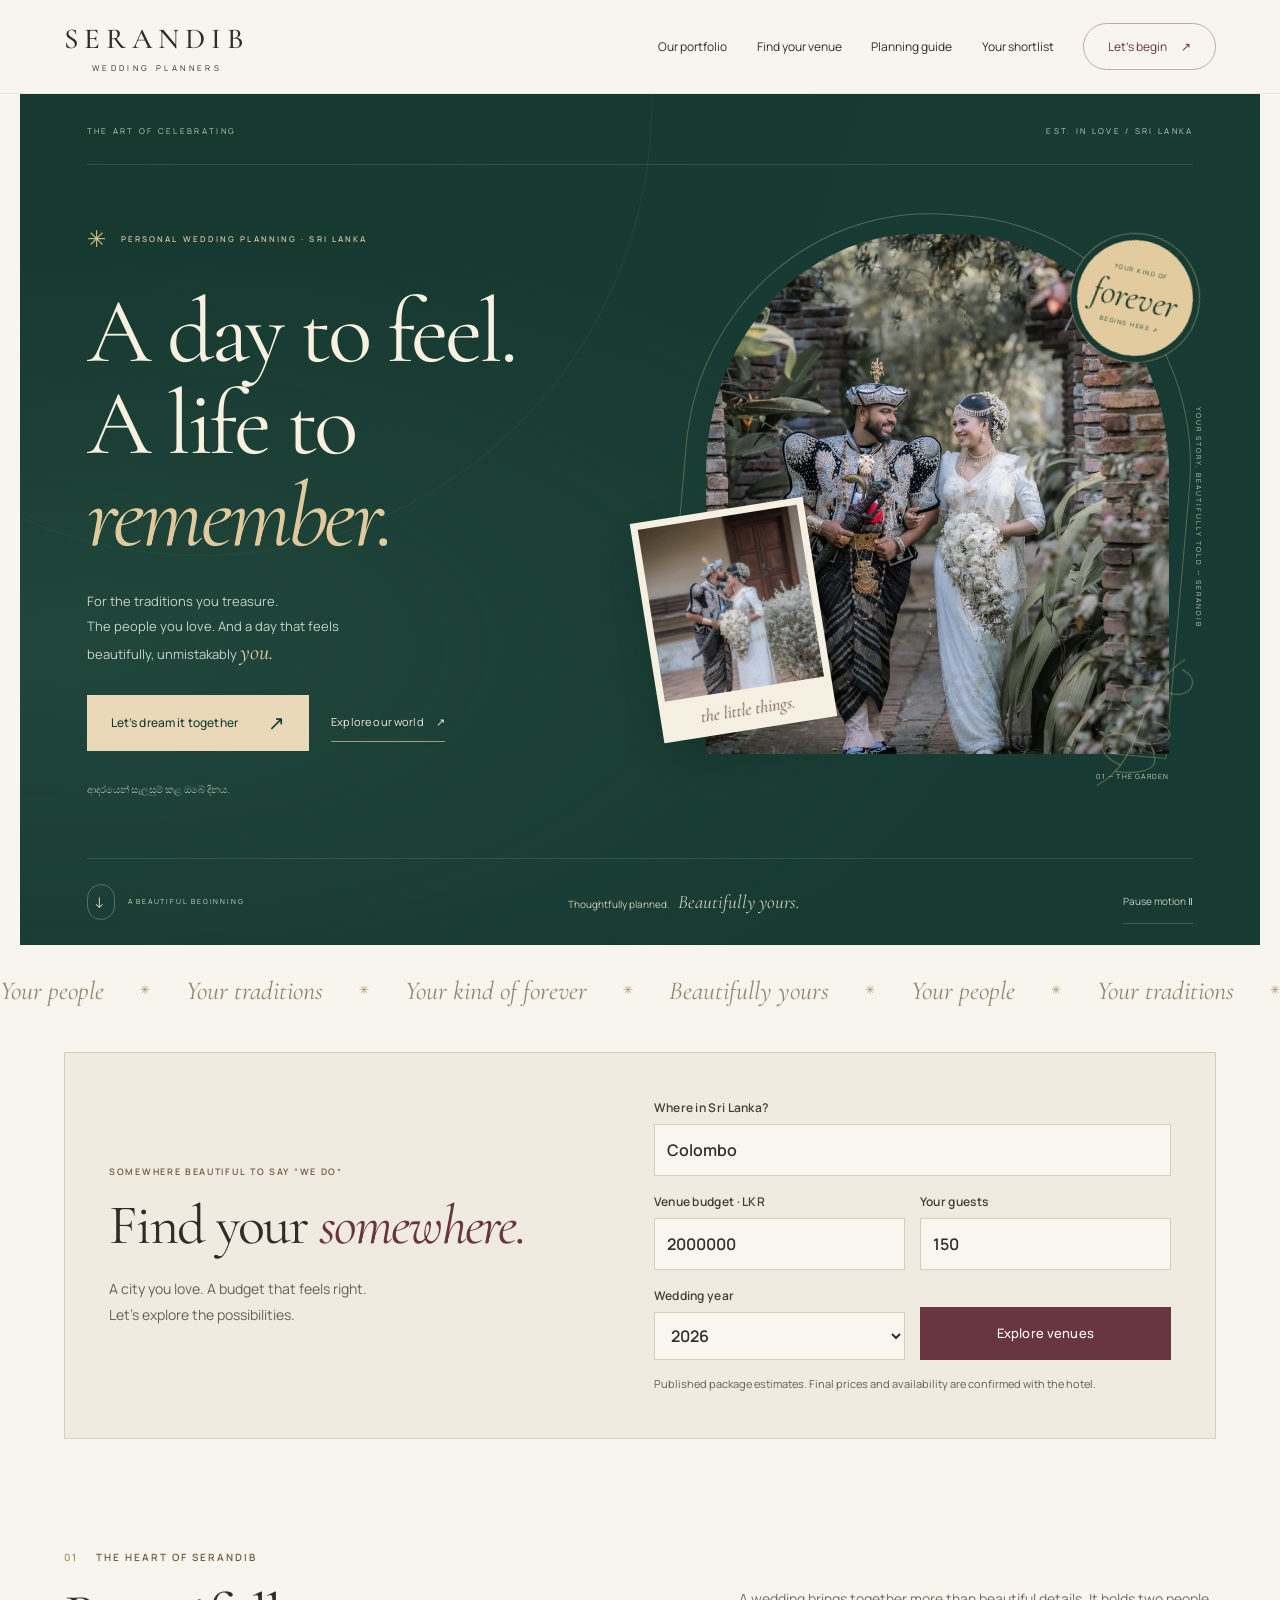
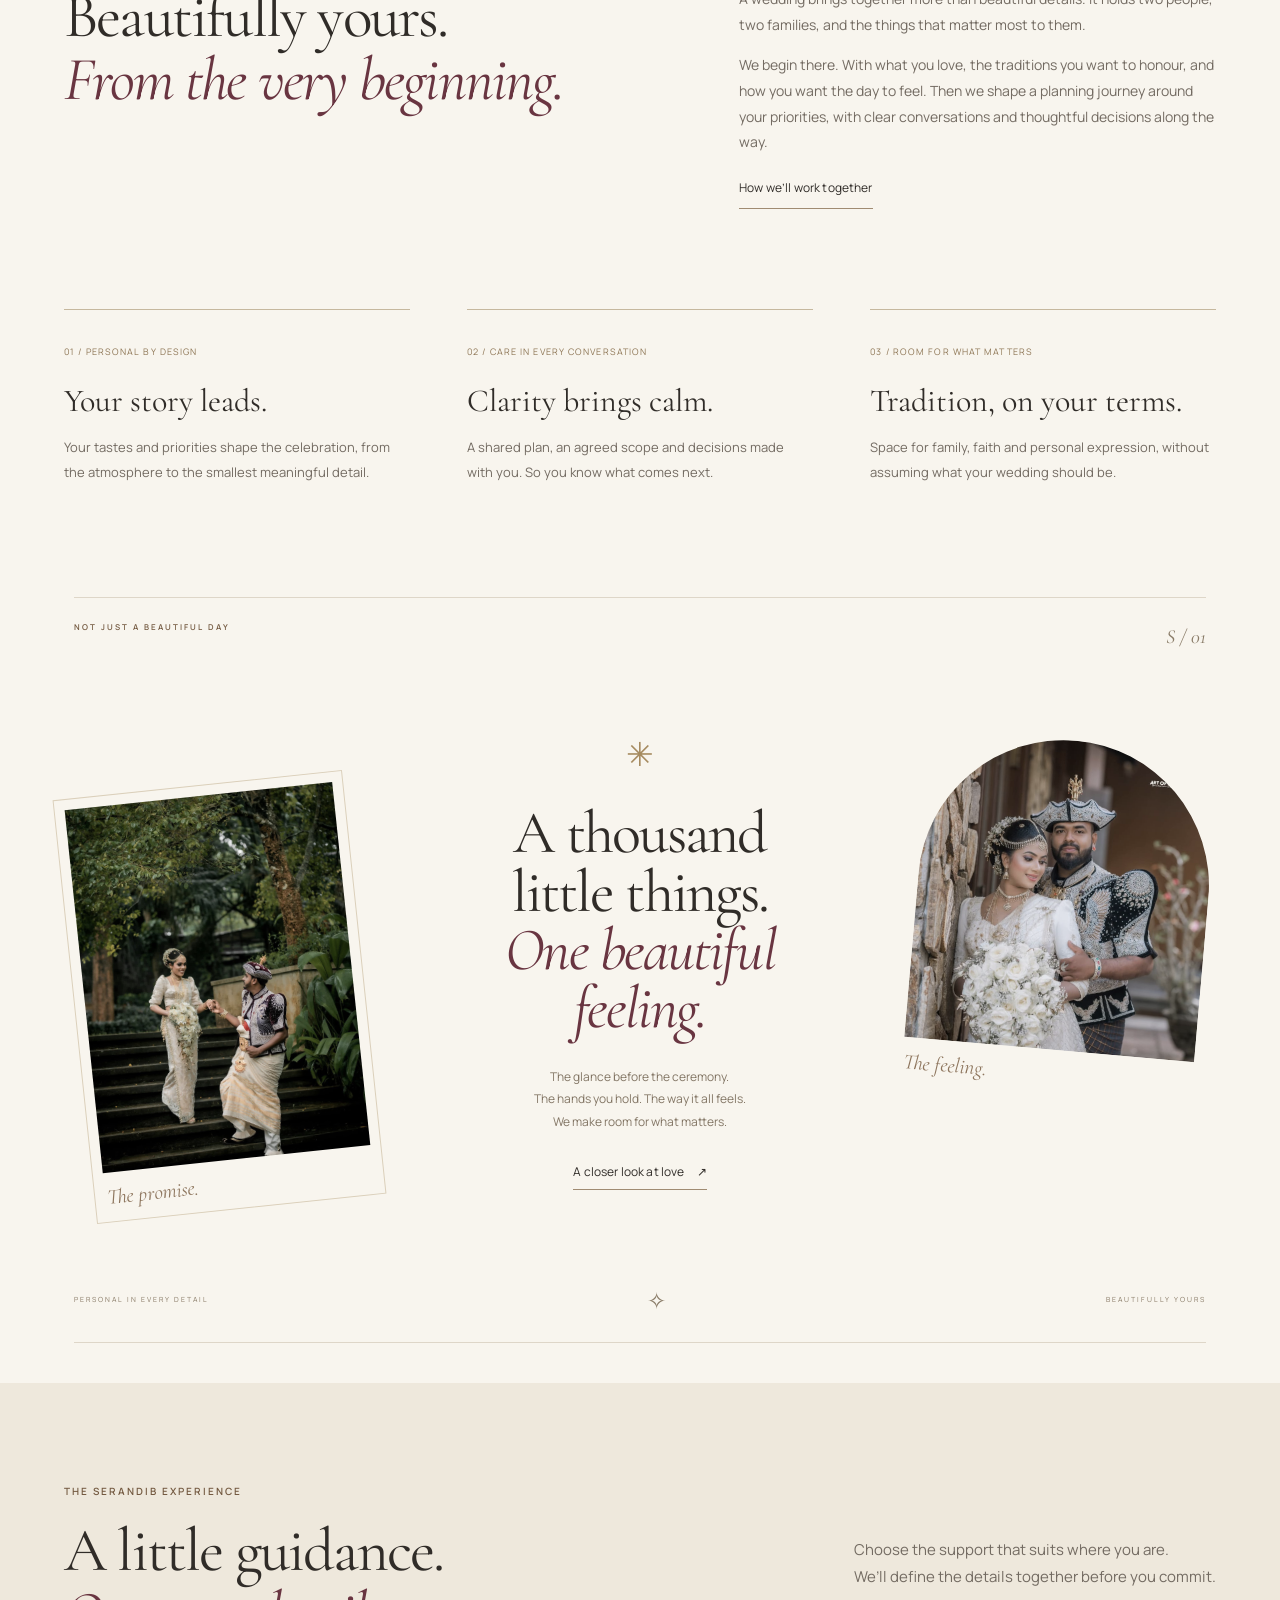
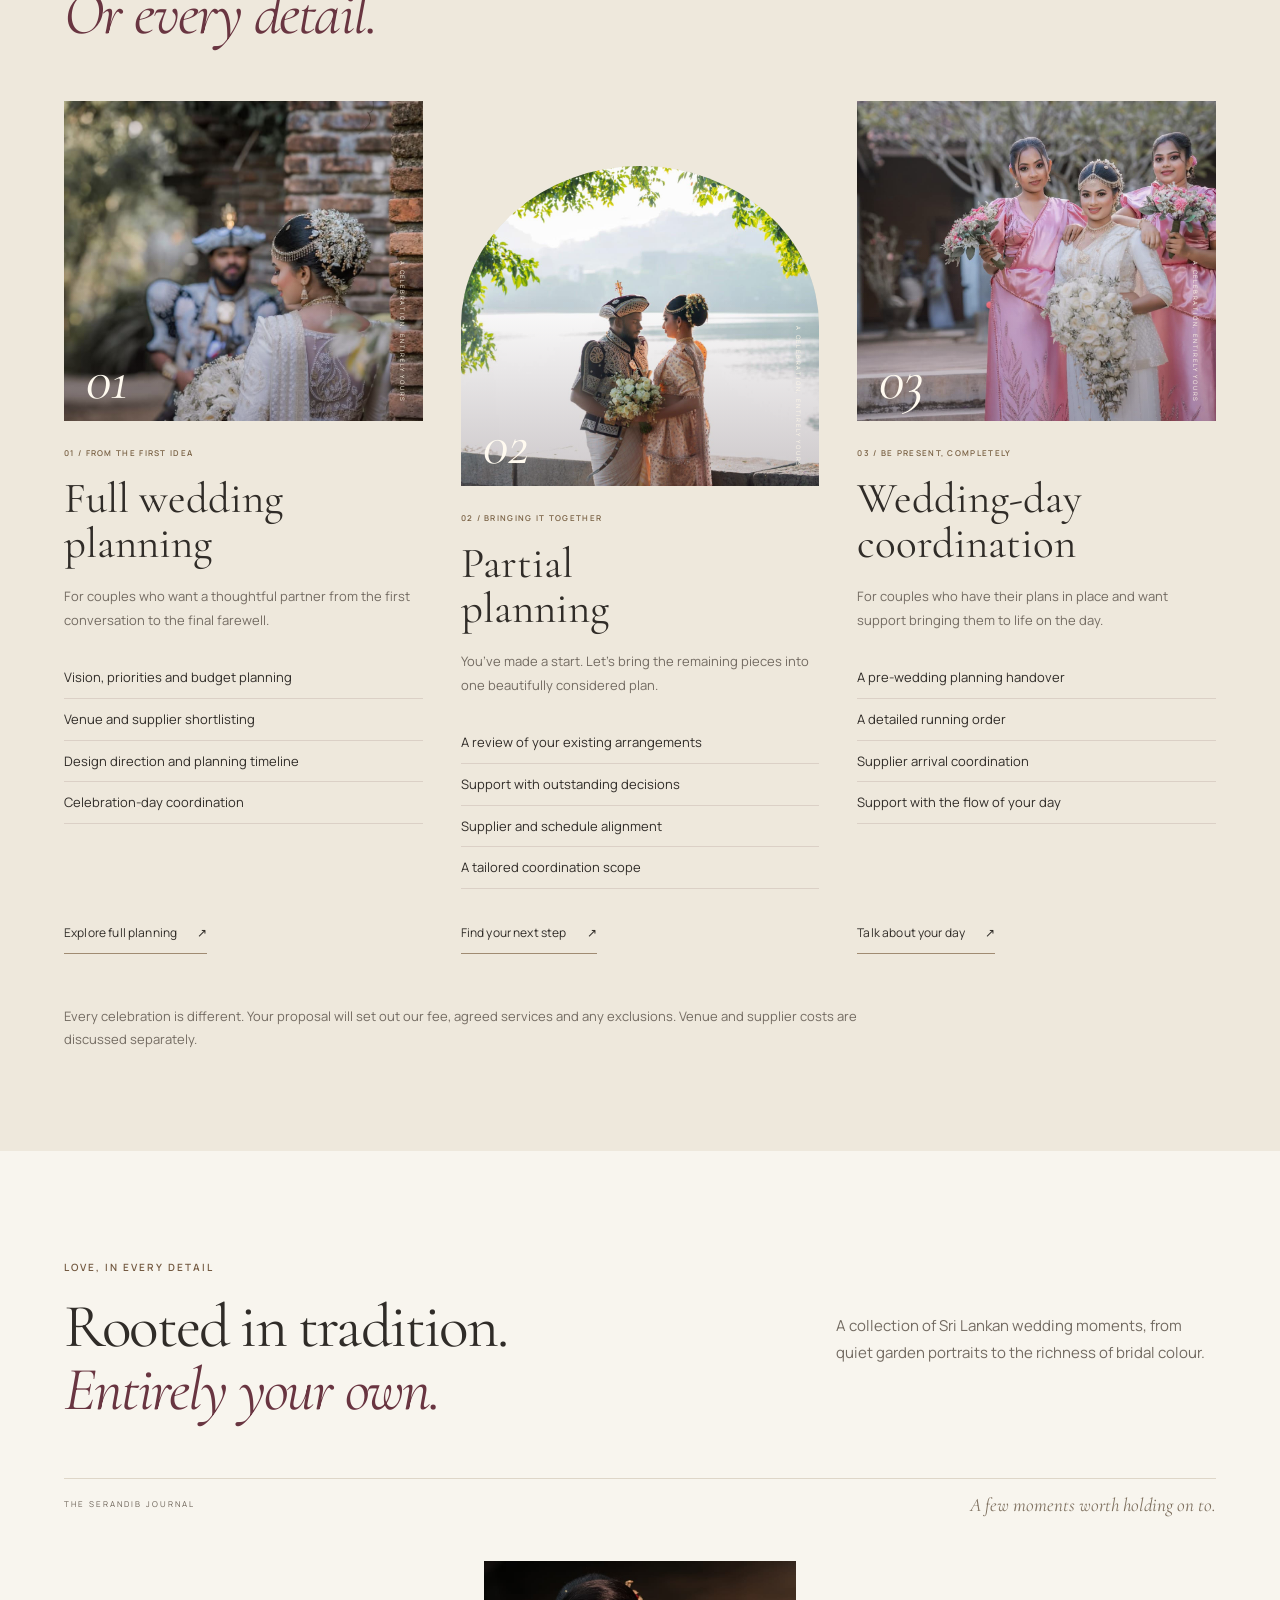
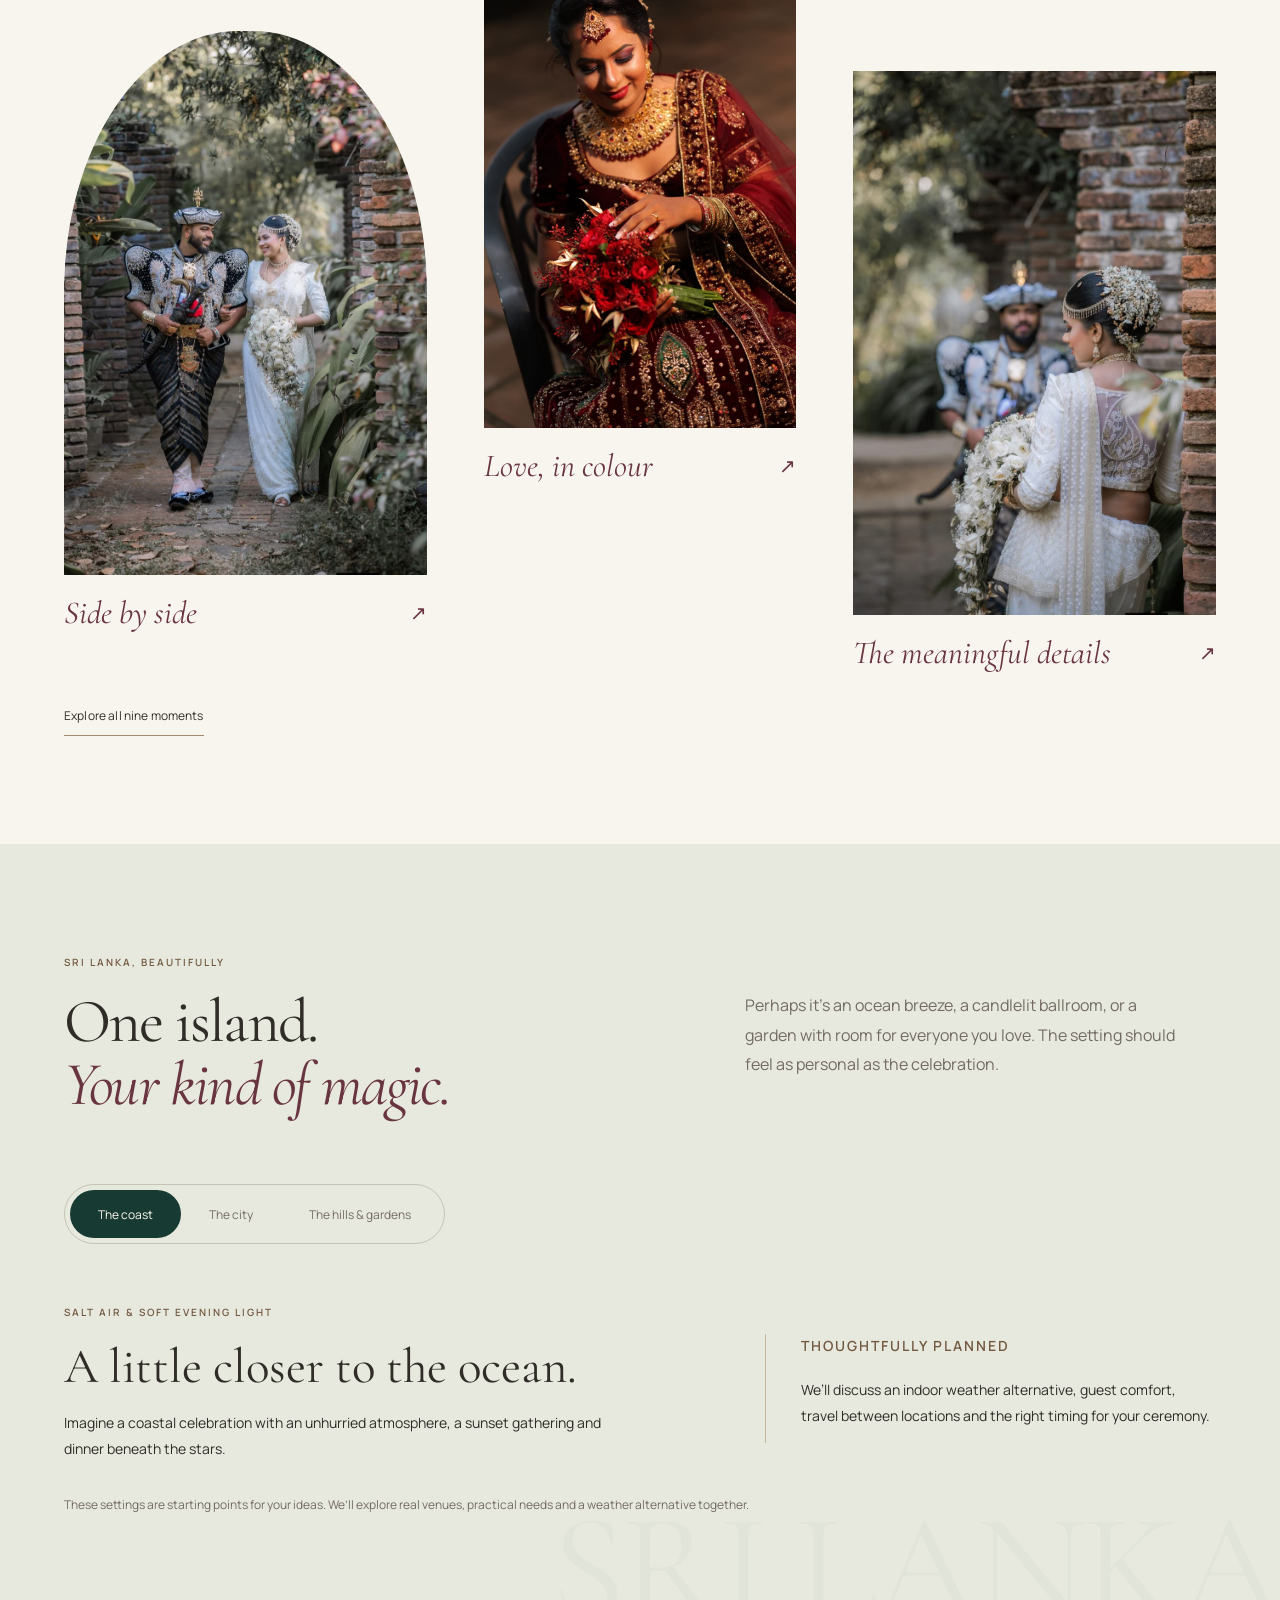
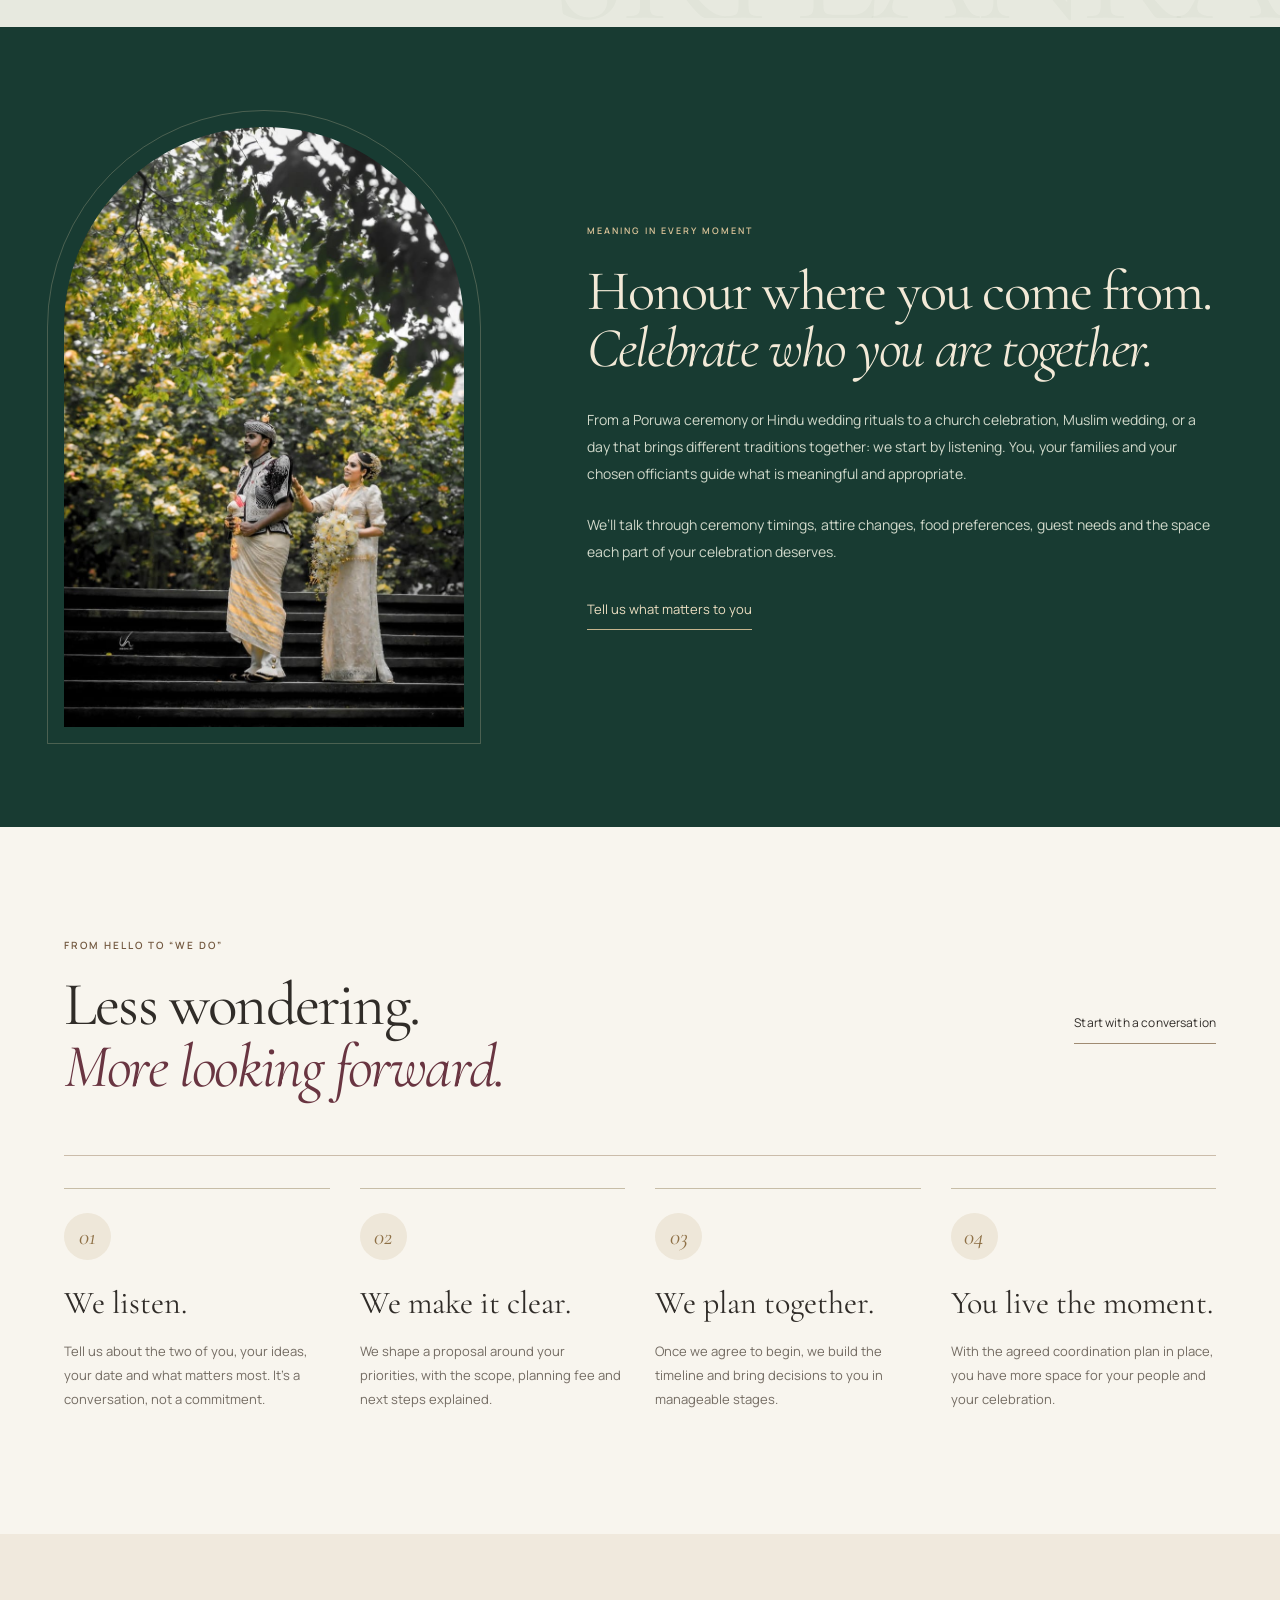
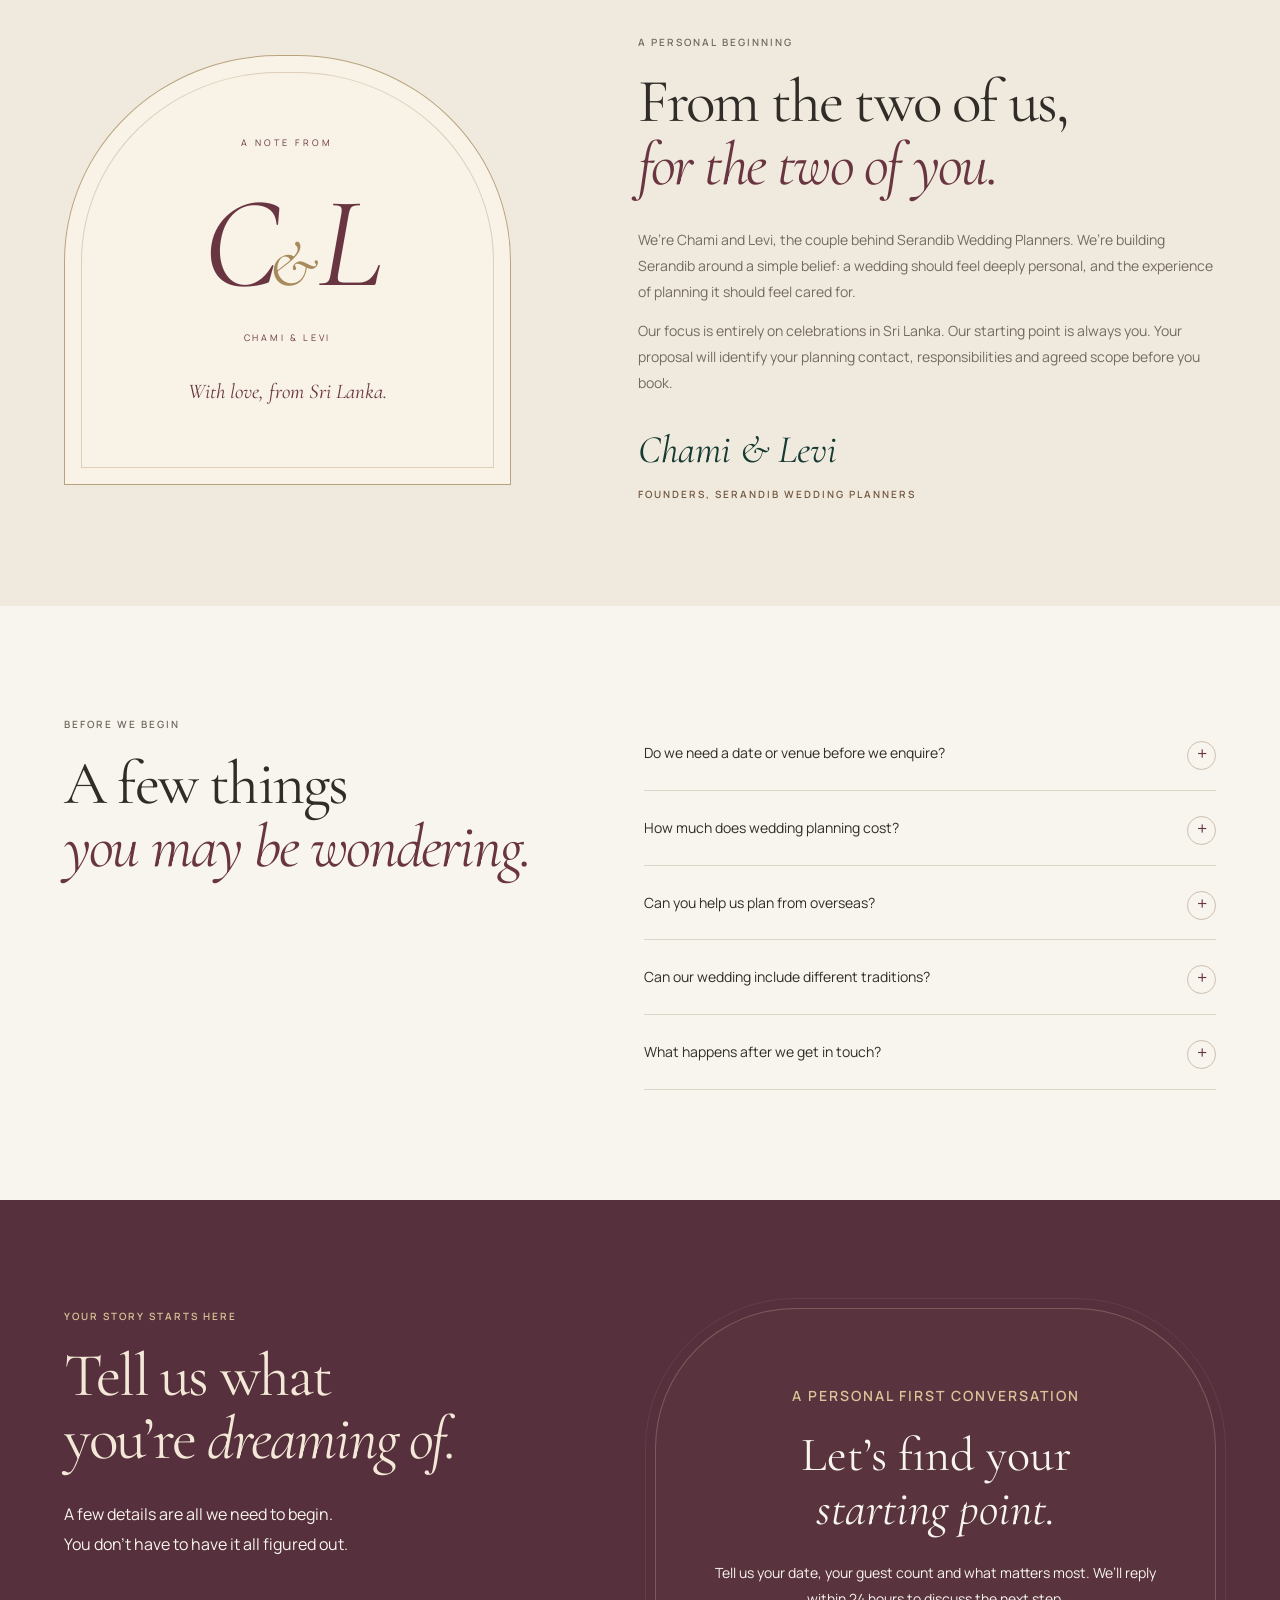
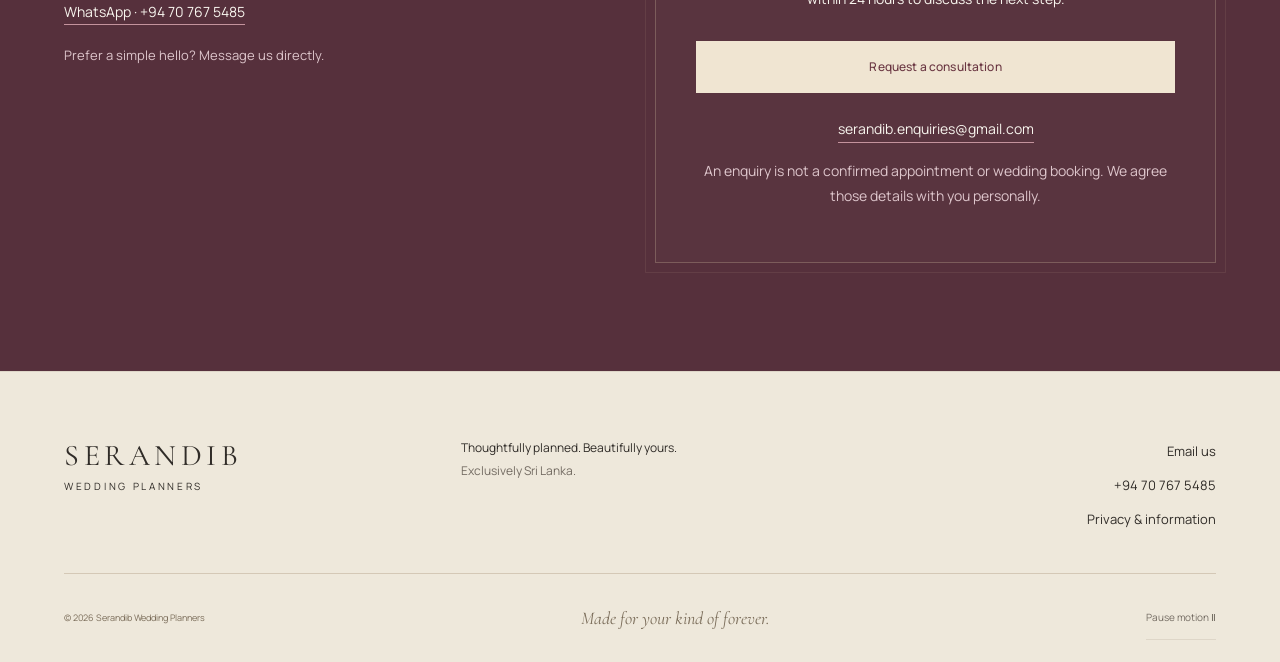
<file: index.html>
<!doctype html>
<html lang="en"><head><meta charset="utf-8"><meta name="viewport" content="width=device-width,initial-scale=1"><title>Serandib Wedding Planners | A celebration, entirely yours.</title><meta name="description" content="Personal wedding planning in Sri Lanka. Discover Serandib’s approach to thoughtful design, meaningful traditions and calmly coordinated celebrations."><link rel="icon" type="image/svg+xml" href="data:image/svg+xml,%3Csvg xmlns='http://www.w3.org/2000/svg' viewBox='0 0 32 32'%3E%3Crect width='32' height='32' rx='16' fill='%234b172a'/%3E%3Ctext x='16' y='24' text-anchor='middle' font-family='Georgia' font-size='26' fill='%23fff7eb'%3ES%3C/text%3E%3C/svg%3E"><link rel="preconnect" href="https://fonts.googleapis.com"><link rel="preconnect" href="https://fonts.gstatic.com" crossorigin><link href="https://fonts.googleapis.com/css2?family=Cormorant+Garamond:ital,wght@0,400;0,500;0,600;1,400;1,500&family=Manrope:wght@400;500;600;700&display=swap" rel="stylesheet"><link rel="stylesheet" href="style.css"><link rel="stylesheet" href="portfolio.css"><link rel="stylesheet" href="platform.css"><meta property="og:title" content="Serandib Wedding Planners"><meta property="og:description" content="Your story. Your traditions. A celebration entirely yours, in Sri Lanka."><link rel="stylesheet" href="interface.css"><link rel="stylesheet" href="elegance.css?v=20261005-forever"></head>
<body class="serandib-home"><a class="skip" href="#main">Skip to content</a><header><a class="brand" href="index.html" aria-label="Serandib Wedding Planners home"><span>SERANDIB</span><small>WEDDING PLANNERS</small></a><button class="menu" aria-expanded="false" aria-controls="nav">Menu</button><nav id="nav" aria-label="Main navigation"><a href="portfolio.html">Our portfolio</a><a href="venues.html">Find your venue</a><a href="planning.html">Planning guide</a><a href="shortlist.html">Your shortlist</a><a class="nav-cta" href="consultation.html">Let’s begin</a></nav></header>
<main id="main"><noscript><p class="notice">Interactive planning tools need JavaScript. You can still <a href="https://wa.me/94707675485">contact us on WhatsApp</a> or <a href="mailto:serandib.enquiries@gmail.com">email Serandib</a>.</p></noscript><section class="atelier-hero" aria-labelledby="atelier-title">
  <div class="hero-edition" aria-hidden="true"><span>THE ART OF CELEBRATING</span><span>EST. IN LOVE / SRI LANKA</span></div><div class="atelier-copy">
    <p class="eyebrow hero-kicker"><span class="tiny-star" aria-hidden="true">✳</span> PERSONAL WEDDING PLANNING · SRI LANKA</p>
    <h1 id="atelier-title"><span class="title-line"><span>A day to feel.</span></span><span class="title-line"><span>A life to</span></span><span class="title-line title-italic"><span><em>remember.</em></span></span></h1>
    <p class="atelier-intro">For the traditions you treasure.<br>The people you love. And a day that feels<br class="desktop-break"> beautifully, unmistakably <em>you.</em></p>
    <div class="atelier-actions"><a class="button" href="consultation.html">Let’s dream it together <span aria-hidden="true">↗</span></a><a class="quiet-link" href="portfolio.html">Explore our world <span aria-hidden="true">↗</span></a></div>
    <p class="atelier-signature" lang="si">ආදරයෙන් සැලසුම් කළ ඔබේ දිනය.</p>
  </div>
  <div class="atelier-gallery">
    <span class="gallery-orbit" aria-hidden="true"></span><span class="gallery-side-note" aria-hidden="true">YOUR STORY, BEAUTIFULLY TOLD — SERANDIB</span>
    <figure class="atelier-main-photo"><div class="photo-window"><img src="assets/portfolio/garden-walk.jpg" alt="A smiling Sri Lankan bride and groom walking together through a leafy brick garden" width="853" height="1280" fetchpriority="high" decoding="async" data-parallax="16"></div><figcaption><span>The beginning of everything.</span><span>01 — THE GARDEN</span></figcaption></figure>
    <figure class="atelier-inset-photo"><img src="assets/portfolio/quiet-kiss.jpg" alt="A quiet moment as a groom kisses his bride’s forehead" width="853" height="1280" decoding="async"><figcaption>the little things.</figcaption></figure>
    <a class="atelier-seal" href="portfolio.html" aria-label="Explore our collection of Sri Lankan wedding moments"><span>YOUR KIND OF</span><em>forever</em><span>BEGINS HERE ↗</span></a>
    <svg class="hero-botanical" viewBox="0 0 140 230" fill="none" aria-hidden="true"><path d="M36 216C94 159 48 81 106 12M60 179C11 173 21 134 55 137M69 142C117 143 134 108 88 108M72 102C21 99 28 61 76 65M87 62C127 72 140 32 106 27M54 190C90 185 116 170 100 152" stroke="currentColor" stroke-width="1"/></svg>
  </div>
  <div class="atelier-foot"><a href="#approach" class="scroll-invitation"><span aria-hidden="true">↓</span> A BEAUTIFUL BEGINNING</a><p>Thoughtfully planned. <em>Beautifully yours.</em></p><button type="button" class="motion-control" data-motion-toggle hidden aria-pressed="false">Pause motion <span aria-hidden="true">Ⅱ</span></button></div>
</section>
<div class="love-ribbon" aria-hidden="true"><div class="ribbon-track"><span>Your people <i>✳</i> Your traditions <i>✳</i> Your kind of forever <i>✳</i> Beautifully yours <i>✳</i></span><span>Your people <i>✳</i> Your traditions <i>✳</i> Your kind of forever <i>✳</i> Beautifully yours <i>✳</i></span></div></div>
<section class="home-discovery" id="find-a-place" aria-labelledby="discovery-title"><div><p class="eyebrow">SOMEWHERE BEAUTIFUL TO SAY “WE DO”</p><h2 id="discovery-title">Find your <em>somewhere.</em></h2><p>A city you love. A budget that feels right.<br>Let’s explore the possibilities.</p></div><form action="venues.html" method="get" class="home-venue-form"><label>Where in Sri Lanka?<input name="city" list="home-cities" value="Colombo" required maxlength="100"><datalist id="home-cities"><option value="Colombo"><option value="Kandy"><option value="Galle"><option value="Negombo"><option value="Bentota"><option value="Nuwara Eliya"></datalist></label><div class="home-search-pair"><label>Venue budget · LKR<input type="number" name="budget" value="2000000" min="1" max="1000000000" required inputmode="numeric"></label><label>Your guests<input type="number" name="guests" value="150" min="1" max="10000" required inputmode="numeric"></label></div><div class="home-search-pair"><label>Wedding year<select name="year"><option>2026</option><option>2027</option><option>2028</option></select></label><button class="button" type="submit">Explore venues</button></div><p class="home-search-note">Published package estimates. Final prices and availability are confirmed with the hotel.</p></form></section>
<section class="approach section" id="approach"><p class="eyebrow">THE HEART OF SERANDIB</p><div class="split"><h2>Beautifully yours.<br><em>From the very beginning.</em></h2><div><p>A wedding brings together more than beautiful details. It holds two people, two families, and the things that matter most to them.</p><p>We begin there. With what you love, the traditions you want to honour, and how you want the day to feel. Then we shape a planning journey around your priorities, with clear conversations and thoughtful decisions along the way.</p><a class="text-link" href="#process">How we’ll work together</a></div></div><div class="principles"><article><span>01 / PERSONAL BY DESIGN</span><h3>Your story leads.</h3><p>Your tastes and priorities shape the celebration, from the atmosphere to the smallest meaningful detail.</p></article><article><span>02 / CARE IN EVERY CONVERSATION</span><h3>Clarity brings calm.</h3><p>A shared plan, an agreed scope and decisions made with you. So you know what comes next.</p></article><article><span>03 / ROOM FOR WHAT MATTERS</span><h3>Tradition, on your terms.</h3><p>Space for family, faith and personal expression, without assuming what your wedding should be.</p></article></div></section>
<section class="memory-spread" aria-labelledby="memory-title">
  <div class="memory-note"><span class="eyebrow">NOT JUST A BEAUTIFUL DAY</span><span class="memory-number" aria-hidden="true">S / 01</span></div>
  <div class="memory-composition">
    <figure class="memory-image memory-image-left"><img src="assets/portfolio/garden-promise.jpg" alt="A groom kneeling before his bride on leafy garden steps" width="1365" height="2048" loading="lazy" decoding="async"><figcaption>The promise.</figcaption></figure>
    <div class="memory-words"><span class="memory-flower" aria-hidden="true">✳</span><h2 id="memory-title">A thousand<br>little things.<br><em>One beautiful<br>feeling.</em></h2><p>The glance before the ceremony.<br>The hands you hold. The way it all feels.<br>We make room for what matters.</p><a class="quiet-link" href="portfolio.html">A closer look at love <span aria-hidden="true">↗</span></a></div>
    <figure class="memory-image memory-image-right"><img src="assets/portfolio/ivory-embrace.jpg" alt="A bride and groom sharing a quiet moment in ivory wedding attire" width="853" height="1280" loading="lazy" decoding="async"><figcaption>The feeling.</figcaption></figure>
  </div>
  <div class="memory-bottom"><span>PERSONAL IN EVERY DETAIL</span><span aria-hidden="true">✧</span><span>BEAUTIFULLY YOURS</span></div>
</section>
<section class="services section" id="services"><div class="section-head"><div><p class="eyebrow">THE SERANDIB EXPERIENCE</p><h2>A little guidance.<br><em>Or every detail.</em></h2></div><p>Choose the support that suits where you are.<br>We’ll define the details together before you commit.</p></div><div class="service-grid"><article><div class="service-photo"><img src="assets/portfolio/garden-details.jpg" alt="" width="853" height="1280" loading="lazy" decoding="async"><span aria-hidden="true">01</span></div><p class="eyebrow">01 / FROM THE FIRST IDEA</p><h3>Full wedding<br> planning</h3><p>For couples who want a thoughtful partner from the first conversation to the final farewell.</p><ul><li>Vision, priorities and budget planning</li><li>Venue and supplier shortlisting</li><li>Design direction and planning timeline</li><li>Celebration-day coordination</li></ul><a class="text-link service-link" data-service="Full wedding planning" href="#enquire">Explore full planning</a></article><article><div class="service-photo"><img src="assets/portfolio/golden-promise.jpg" alt="" width="853" height="1280" loading="lazy" decoding="async"><span aria-hidden="true">02</span></div><p class="eyebrow">02 / BRINGING IT TOGETHER</p><h3>Partial<br> planning</h3><p>You’ve made a start. Let’s bring the remaining pieces into one beautifully considered plan.</p><ul><li>A review of your existing arrangements</li><li>Support with outstanding decisions</li><li>Supplier and schedule alignment</li><li>A tailored coordination scope</li></ul><a class="text-link service-link" data-service="Partial planning" href="#enquire">Find your next step</a></article><article><div class="service-photo"><img src="assets/portfolio/blush-companions.jpg" alt="" width="853" height="1280" loading="lazy" decoding="async"><span aria-hidden="true">03</span></div><p class="eyebrow">03 / BE PRESENT, COMPLETELY</p><h3>Wedding-day<br> coordination</h3><p>For couples who have their plans in place and want support bringing them to life on the day.</p><ul><li>A pre-wedding planning handover</li><li>A detailed running order</li><li>Supplier arrival coordination</li><li>Support with the flow of your day</li></ul><a class="text-link service-link" data-service="Wedding-day coordination" href="#enquire">Talk about your day</a></article></div><p class="service-foot">Every celebration is different. Your proposal will set out our fee, agreed services and any exclusions. Venue and supplier costs are discussed separately.</p></section>
<section class="section selected-stories" id="portfolio"><div class="section-head"><div><p class="eyebrow">LOVE, IN EVERY DETAIL</p><h2>Rooted in tradition.<br><em>Entirely your own.</em></h2></div><p>A collection of Sri Lankan wedding moments, from quiet garden portraits to the richness of bridal colour.</p></div><div class="story-motion-toolbar"><p>THE SERANDIB JOURNAL</p><span class="journal-note">A few moments worth holding on to.</span></div><div class="story-trio"><a href="portfolio.html"><div class="story-visual"><img src="assets/portfolio/garden-walk.jpg" width="853" height="1280" loading="lazy" alt="Bride and groom walking together in a garden"></div><span>Side by side</span></a><a href="portfolio.html"><div class="story-visual"><img src="assets/portfolio/crimson-bride.jpg" width="912" height="1368" loading="lazy" alt="Bride in burgundy with red roses"></div><span>Love, in colour</span></a><a href="portfolio.html"><div class="story-visual"><img src="assets/portfolio/garden-details.jpg" width="853" height="1280" loading="lazy" alt="Intricate ivory bridal attire in a garden setting"></div><span>The meaningful details</span></a></div><a class="text-link" href="portfolio.html">Explore all nine moments</a></section><section class="inspiration section" id="inspiration"><p class="eyebrow">SRI LANKA, BEAUTIFULLY</p><div class="split"><h2>One island.<br><em>Your kind of magic.</em></h2><p>Perhaps it’s an ocean breeze, a candlelit ballroom, or a garden with room for everyone you love. The setting should feel as personal as the celebration.</p></div><div class="destination-tabs" role="tablist" aria-label="Wedding setting inspiration"><button role="tab" aria-selected="true" aria-controls="setting" id="coast">The coast</button><button role="tab" aria-selected="false" aria-controls="setting" id="city" tabindex="-1">The city</button><button role="tab" aria-selected="false" aria-controls="setting" id="hills" tabindex="-1">The hills & gardens</button></div><div id="setting" class="setting" role="tabpanel" aria-labelledby="coast" tabindex="0"><div><span class="eyebrow" id="setting-kicker">SALT AIR & SOFT EVENING LIGHT</span><h3 id="setting-title">A little closer to the ocean.</h3><p id="setting-copy">Imagine a coastal celebration with an unhurried atmosphere, a sunset gathering and dinner beneath the stars.</p></div><div class="setting-detail"><p class="eyebrow">THOUGHTFULLY PLANNED</p><p id="setting-plan">We’ll discuss an indoor weather alternative, guest comfort, travel between locations and the right timing for your ceremony.</p></div></div><p class="image-disclosure">These settings are starting points for your ideas. We’ll explore real venues, practical needs and a weather alternative together.</p></section>
<section class="traditions section"><div class="tradition-portrait"><img src="assets/portfolio/garden-together.jpg" alt="A couple in traditional Sri Lankan wedding attire beneath garden trees" width="853" height="1280" loading="lazy" decoding="async"></div><div class="tradition-copy"><p class="eyebrow">MEANING IN EVERY MOMENT</p><h2>Honour where you come from.<br><em>Celebrate who you are together.</em></h2><p>From a Poruwa ceremony or Hindu wedding rituals to a church celebration, Muslim wedding, or a day that brings different traditions together: we start by listening. You, your families and your chosen officiants guide what is meaningful and appropriate.</p><p>We’ll talk through ceremony timings, attire changes, food preferences, guest needs and the space each part of your celebration deserves.</p><a class="tradition-link" href="consultation.html">Tell us what matters to you</a></div></section>
<section class="process section" id="process"><div class="section-head"><div><p class="eyebrow">FROM HELLO TO “WE DO”</p><h2>Less wondering.<br><em>More looking forward.</em></h2></div><a class="text-link" href="#enquire">Start with a conversation</a></div><div class="steps"><article><span>01</span><h3>We listen.</h3><p>Tell us about the two of you, your ideas, your date and what matters most. It’s a conversation, not a commitment.</p></article><article><span>02</span><h3>We make it clear.</h3><p>We shape a proposal around your priorities, with the scope, planning fee and next steps explained.</p></article><article><span>03</span><h3>We plan together.</h3><p>Once we agree to begin, we build the timeline and bring decisions to you in manageable stages.</p></article><article><span>04</span><h3>You live the moment.</h3><p>With the agreed coordination plan in place, you have more space for your people and your celebration.</p></article></div></section>
<section class="founders section"><div class="founder-mark" aria-hidden="true"><span class="founder-overline">A NOTE FROM</span><span class="founder-monogram">C<span>&</span>L</span><span>CHAMI & LEVI</span><span class="founder-footnote">With love, from Sri Lanka.</span></div><div><p class="eyebrow">A PERSONAL BEGINNING</p><h2>From the two of us,<br><em>for the two of you.</em></h2><p>We’re Chami and Levi, the couple behind Serandib Wedding Planners. We’re building Serandib around a simple belief: a wedding should feel deeply personal, and the experience of planning it should feel cared for.</p><p>Our focus is entirely on celebrations in Sri Lanka. Our starting point is always you. Your proposal will identify your planning contact, responsibilities and agreed scope before you book.</p><p class="signature">Chami & Levi</p><span class="eyebrow">FOUNDERS, SERANDIB WEDDING PLANNERS</span></div></section>
<section class="faq section"><div><p class="eyebrow">BEFORE WE BEGIN</p><h2>A few things<br><em>you may be wondering.</em></h2></div><div><details><summary>Do we need a date or venue before we enquire?</summary><p>No. You can begin with a rough season, a few ideas, or simply a sense of how you want the day to feel. Tell us what is decided and what is still open.</p></details><details><summary>How much does wedding planning cost?</summary><p>Our planning fee depends on the agreed scope and complexity of your celebration. After we understand your plans, we’ll outline the fee and inclusions in a personalised proposal. Your overall wedding budget and supplier payments are separate.</p></details><details><summary>Can you help us plan from overseas?</summary><p>If you live overseas and are celebrating in Sri Lanka, tell us where you’re based. We can discuss remote planning, time zones and which decisions may need an in-person visit.</p></details><details><summary>Can our wedding include different traditions?</summary><p>Absolutely—tell us which customs, beliefs and family wishes matter to you. We’ll discuss how to coordinate them respectfully with your families and chosen officiants.</p></details><details><summary>What happens after we get in touch?</summary><p>We’ll review your message and discuss a suitable time to talk. A consultation helps us understand your needs and whether we’re the right fit. Your date is only reserved once the booking terms are agreed.</p></details></div></section>
<section class="enquire section" id="enquire"><div><p class="eyebrow">YOUR STORY STARTS HERE</p><h2>Tell us what<br>you’re <em>dreaming of.</em></h2><p>A few details are all we need to begin.<br>You don’t have to have it all figured out.</p><a class="contact" href="https://wa.me/94707675485" target="_blank" rel="noopener">WhatsApp · +94 70 767 5485</a><p class="quiet">Prefer a simple hello? Message us directly.</p></div><div class="consultation-card"><p class="eyebrow">A PERSONAL FIRST CONVERSATION</p><h3>Let’s find your<br><em>starting point.</em></h3><p>Tell us your date, your guest count and what matters most. We’ll reply within 24 hours to discuss the next step.</p><a class="button light" href="consultation.html">Request a consultation</a><a class="contact" href="mailto:serandib.enquiries@gmail.com">serandib.enquiries@gmail.com</a><p class="form-note">An enquiry is not a confirmed appointment or wedding booking. We agree those details with you personally.</p></div></section></main>
<footer><a class="brand" href="index.html"><span>SERANDIB</span><small>WEDDING PLANNERS</small></a><p>Thoughtfully planned. Beautifully yours.<br><span>Exclusively Sri Lanka.</span></p><div class="footer-links"><a href="mailto:serandib.enquiries@gmail.com">Email us</a><a href="tel:+94707675485">+94 70 767 5485</a><a href="privacy.html">Privacy & information</a></div><div class="footer-bottom"><small>© 2026 Serandib Wedding Planners</small><span>Made for your kind of forever.</span><button class="motion-control" type="button" data-motion-toggle hidden aria-pressed="false">Pause motion <span aria-hidden="true">Ⅱ</span></button></div></footer><div class="mobile-action"><a href="venues.html">Find a venue</a><a href="consultation.html">Plan with us</a></div><script src="platform.js" defer></script><script src="script.js" defer></script><script src="elegance.js?v=20261005-forever" defer></script></body></html>
</file>
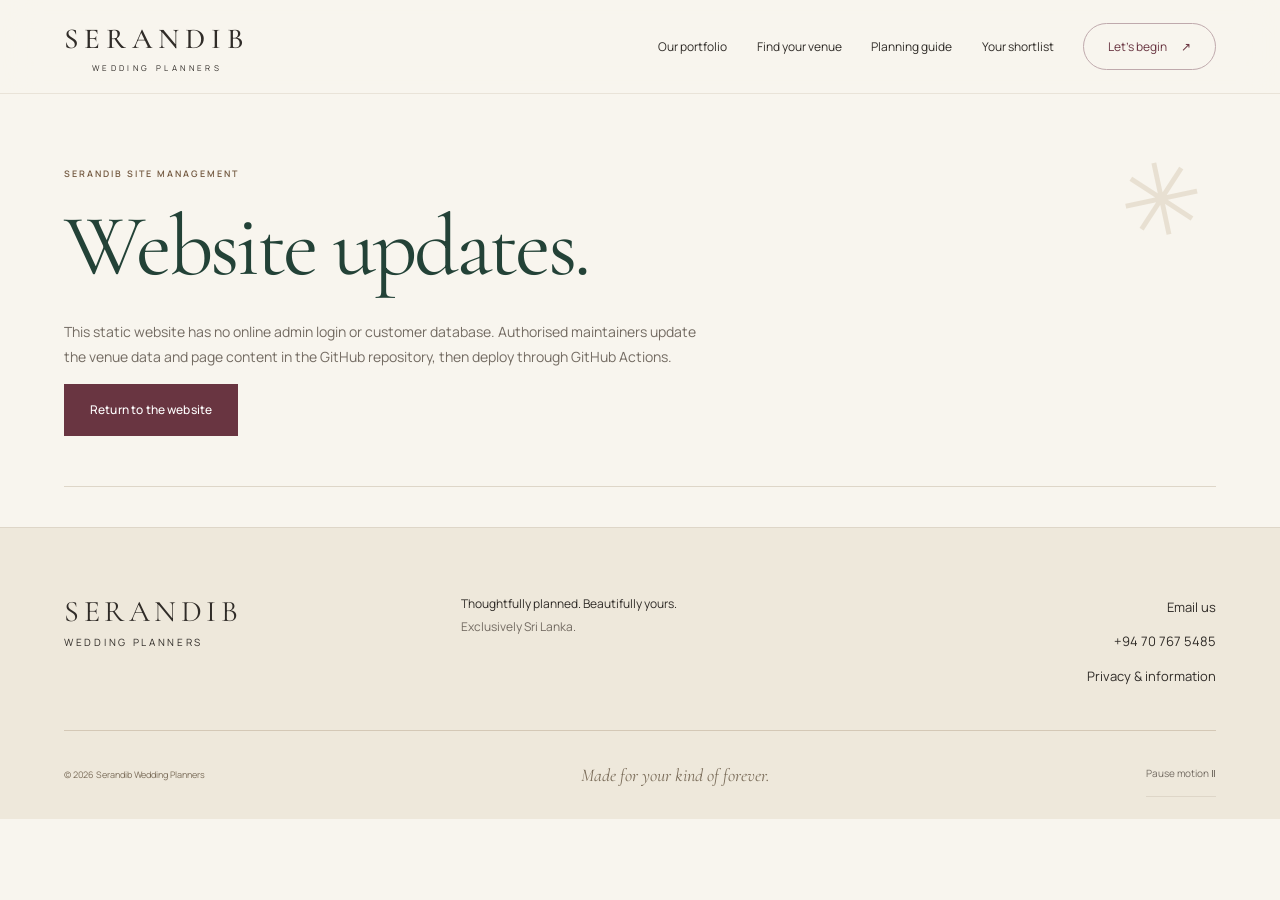
<file: admin.html>
<!doctype html><html lang="en"><head><meta charset="utf-8"><meta name="viewport" content="width=device-width,initial-scale=1"><title>Serandib studio | Serandib Wedding Planners</title><meta name="description" content="Personal wedding planning in Sri Lanka. Explore venues, create a shortlist and speak with Chami and Levi."><link rel="icon" type="image/svg+xml" href="data:image/svg+xml,%3Csvg xmlns='http://www.w3.org/2000/svg' viewBox='0 0 32 32'%3E%3Crect width='32' height='32' rx='16' fill='%234b172a'/%3E%3Ctext x='16' y='24' text-anchor='middle' font-family='Georgia' font-size='26' fill='%23fff7eb'%3ES%3C/text%3E%3C/svg%3E"><link rel="preconnect" href="https://fonts.googleapis.com"><link rel="preconnect" href="https://fonts.gstatic.com" crossorigin><link href="https://fonts.googleapis.com/css2?family=Cormorant+Garamond:ital,wght@0,400;0,500;0,600;1,400;1,500&family=Manrope:wght@400;500;600;700&display=swap" rel="stylesheet"><link rel="stylesheet" href="style.css"><link rel="stylesheet" href="portfolio.css"><link rel="stylesheet" href="platform.css"><meta property="og:site_name" content="Serandib Wedding Planners"><meta property="og:type" content="website"><meta name="robots" content="noindex,nofollow"><link rel="stylesheet" href="interface.css"><link rel="stylesheet" href="elegance.css?v=20261005-forever"></head><body class="platform-page"><a class="skip" href="#main">Skip to content</a><header><a class="brand" href="index.html" aria-label="Serandib Wedding Planners home"><span>SERANDIB</span><small>WEDDING PLANNERS</small></a><button class="menu" aria-expanded="false" aria-controls="nav">Menu</button><nav id="nav" aria-label="Main navigation"><a href="portfolio.html">Our portfolio</a><a href="venues.html">Find your venue</a><a href="planning.html">Planning guide</a><a href="shortlist.html">Your shortlist</a><a class="nav-cta" href="consultation.html">Let’s begin</a></nav></header><main id="main"><noscript><p class="notice">Interactive planning tools need JavaScript. You can still <a href="https://wa.me/94707675485">contact us on WhatsApp</a> or <a href="mailto:serandib.enquiries@gmail.com">email Serandib</a>.</p></noscript><section class="page-intro"><p class="eyebrow">SERANDIB SITE MANAGEMENT</p><h1>Website updates.</h1><p>This static website has no online admin login or customer database. Authorised maintainers update the venue data and page content in the GitHub repository, then deploy through GitHub Actions.</p><a class="button" href="index.html">Return to the website</a></section></main><footer><a class="brand" href="index.html"><span>SERANDIB</span><small>WEDDING PLANNERS</small></a><p>Thoughtfully planned. Beautifully yours.<br><span>Exclusively Sri Lanka.</span></p><div class="footer-links"><a href="mailto:serandib.enquiries@gmail.com">Email us</a><a href="tel:+94707675485">+94 70 767 5485</a><a href="privacy.html">Privacy & information</a></div><div class="footer-bottom"><small>© 2026 Serandib Wedding Planners</small><span>Made for your kind of forever.</span><button class="motion-control" type="button" data-motion-toggle hidden aria-pressed="false">Pause motion <span aria-hidden="true">Ⅱ</span></button></div></footer><div class="mobile-action"><a href="venues.html">Find a venue</a><a href="consultation.html">Plan with us</a></div><script src="platform.js" defer></script><script src="elegance.js?v=20261005-forever" defer></script></body></html>
</file>
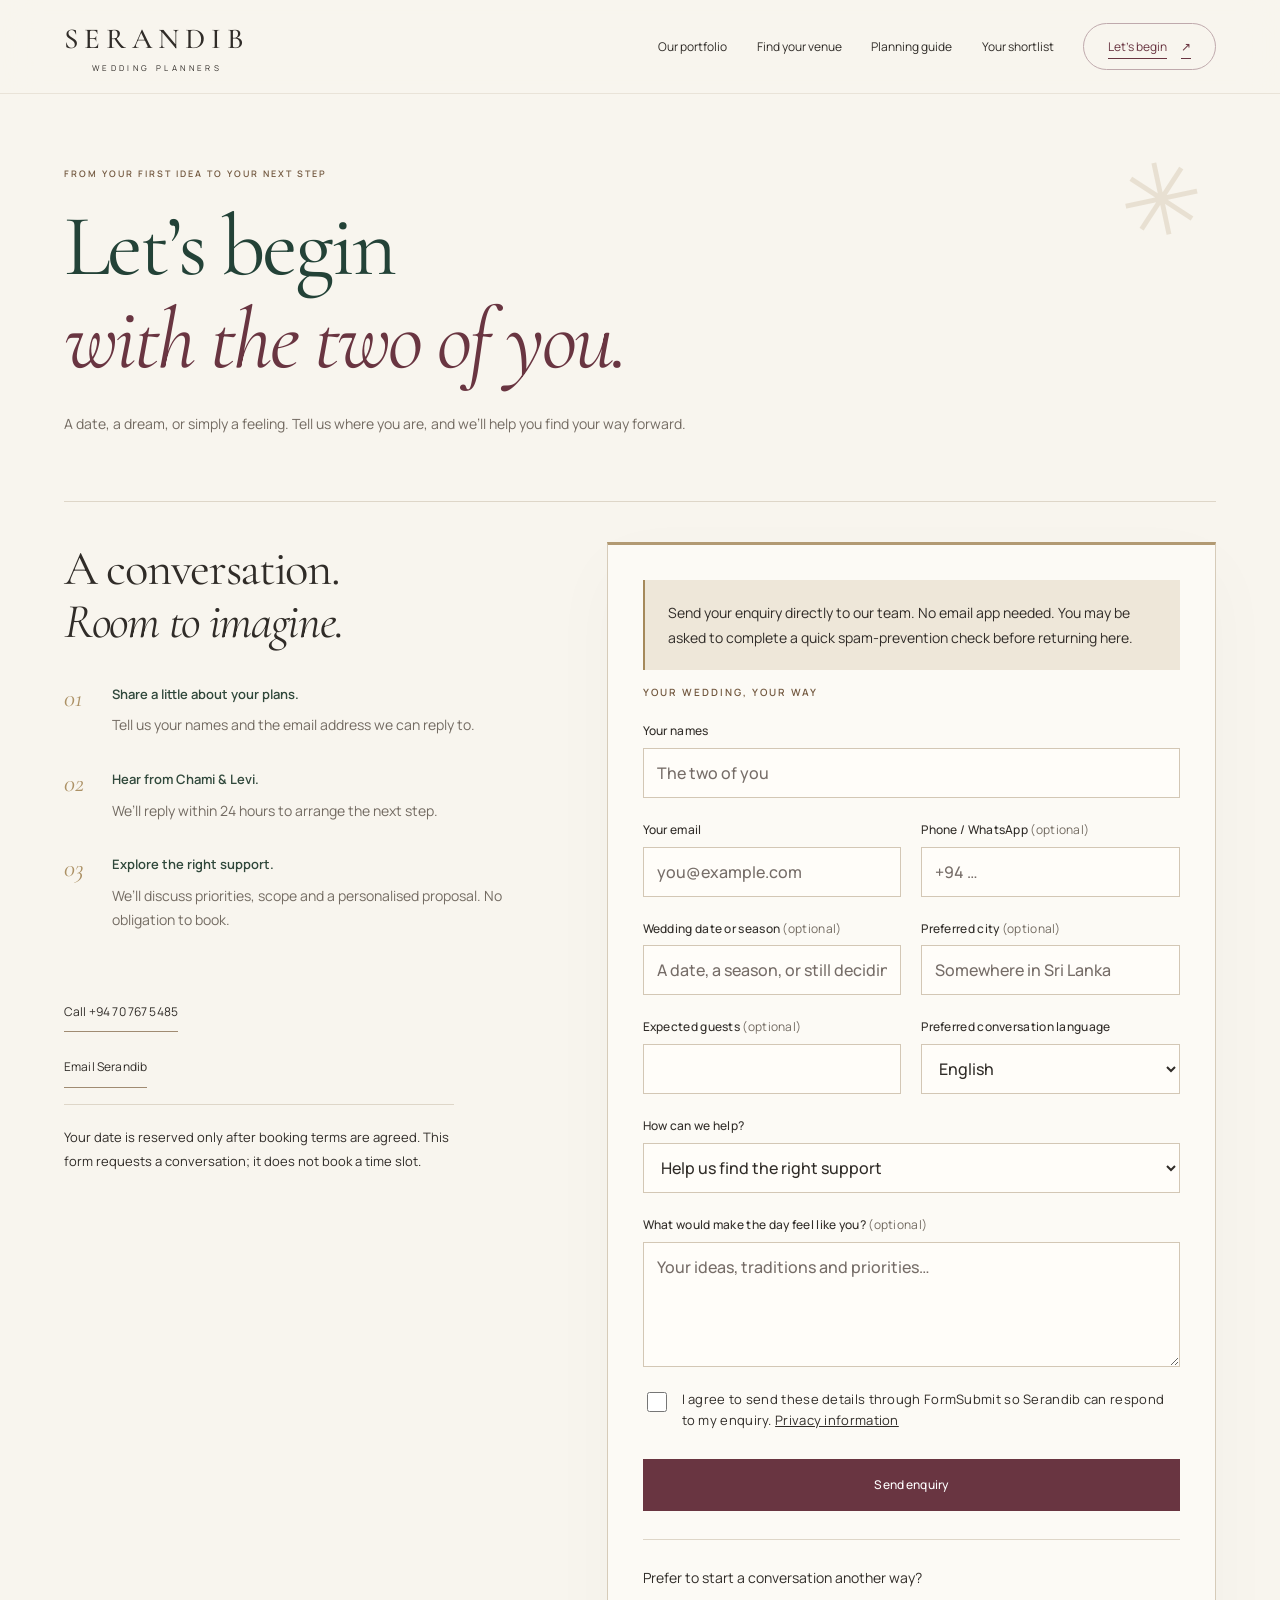
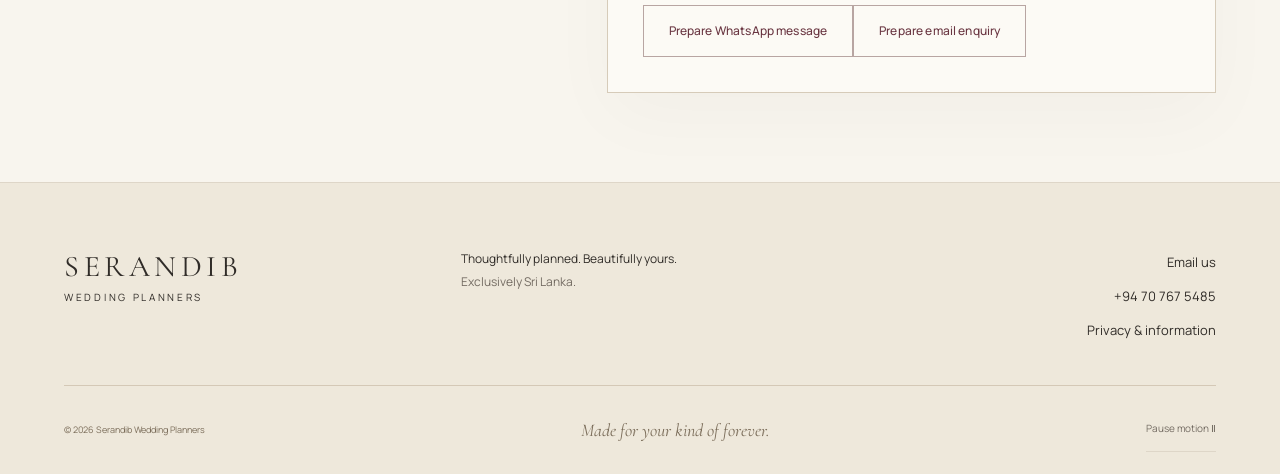
<file: consultation.html>
<!doctype html><html lang="en"><head><meta charset="utf-8"><meta name="viewport" content="width=device-width,initial-scale=1"><title>Begin your wedding story | Serandib Wedding Planners</title><meta name="description" content="Send your wedding planning enquiry directly to Chami and Levi at Serandib Wedding Planners."><link rel="icon" type="image/svg+xml" href="data:image/svg+xml,%3Csvg xmlns='http://www.w3.org/2000/svg' viewBox='0 0 32 32'%3E%3Crect width='32' height='32' rx='16' fill='%234b172a'/%3E%3Ctext x='16' y='24' text-anchor='middle' font-family='Georgia' font-size='26' fill='%23fff7eb'%3ES%3C/text%3E%3C/svg%3E"><link rel="preconnect" href="https://fonts.googleapis.com"><link rel="preconnect" href="https://fonts.gstatic.com" crossorigin><link href="https://fonts.googleapis.com/css2?family=Cormorant+Garamond:ital,wght@0,400;0,500;0,600;1,400;1,500&family=Manrope:wght@400;500;600;700&display=swap" rel="stylesheet"><link rel="stylesheet" href="style.css"><link rel="stylesheet" href="portfolio.css"><link rel="stylesheet" href="platform.css"><meta property="og:site_name" content="Serandib Wedding Planners"><meta property="og:type" content="website"><link rel="stylesheet" href="interface.css"><link rel="stylesheet" href="elegance.css?v=20261005-forever"><meta property="og:title" content="Begin your wedding story | Serandib Wedding Planners"><meta property="og:description" content="Send your wedding planning enquiry directly to Chami and Levi at Serandib Wedding Planners."></head><body class="platform-page"><a class="skip" href="#main">Skip to content</a><header><a class="brand" href="index.html" aria-label="Serandib Wedding Planners home"><span>SERANDIB</span><small>WEDDING PLANNERS</small></a><button class="menu" aria-expanded="false" aria-controls="nav">Menu</button><nav id="nav" aria-label="Main navigation"><a href="portfolio.html">Our portfolio</a><a href="venues.html">Find your venue</a><a href="planning.html">Planning guide</a><a href="shortlist.html">Your shortlist</a><a class="nav-cta" href="consultation.html">Let’s begin</a></nav></header><main id="main"><noscript><p class="notice">This email form works without JavaScript. Shared shortlist details require JavaScript; you can mention your chosen venues in the message. You can also <a href="https://wa.me/94707675485">contact us on WhatsApp</a> or <a href="mailto:serandib.enquiries@gmail.com">email Serandib</a>.</p></noscript><section class="page-intro"><p class="eyebrow">FROM YOUR FIRST IDEA TO YOUR NEXT STEP</p><h1>Let’s begin<br><em>with the two of you.</em></h1><p>A date, a dream, or simply a feeling. Tell us where you are, and we’ll help you find your way forward.</p></section><section class="consultation-layout content-width"><aside><h2>A conversation.<br><em>Room to imagine.</em></h2><ol class="calm-list"><li><strong>Share a little about your plans.</strong><span>Tell us your names and the email address we can reply to.</span></li><li><strong>Hear from Chami & Levi.</strong><span>We’ll reply within 24 hours to arrange the next step.</span></li><li><strong>Explore the right support.</strong><span>We’ll discuss priorities, scope and a personalised proposal. No obligation to book.</span></li></ol><p><a class="text-link" href="tel:+94707675485">Call +94 70 767 5485</a></p><p><a class="text-link" href="mailto:serandib.enquiries@gmail.com">Email Serandib</a></p><p class="small-note">Your date is reserved only after booking terms are agreed. This form requests a conversation; it does not book a time slot.</p></aside><form id="consultation-form" class="paper-form" action="https://formsubmit.co/serandib.enquiries@gmail.com" method="POST"><input type="hidden" name="_subject" value="New Serandib wedding enquiry"><input type="hidden" name="_template" value="table"><input type="hidden" name="_next" data-form-next value="https://levigamage06.github.io/serandib-preview/thank-you.html"><input type="hidden" name="_url" data-form-url value="https://levigamage06.github.io/serandib-preview/consultation.html"><input type="hidden" name="shortlisted_venues" value=""><input type="hidden" name="shortlist_link" value=""><p class="notice">Send your enquiry directly to our team. No email app needed. You may be asked to complete a quick spam-prevention check before returning here.</p><p class="eyebrow">YOUR WEDDING, YOUR WAY</p><label>Your names<input name="names" required autocomplete="name" maxlength="150" placeholder="The two of you"></label><div class="form-row"><label>Your email<input type="email" name="email" required autocomplete="email" maxlength="200" placeholder="you@example.com"></label><label>Phone / WhatsApp <small>(optional)</small><input type="tel" name="phone" autocomplete="tel" maxlength="40" placeholder="+94 …"></label></div><div class="form-row"><label>Wedding date or season <small>(optional)</small><input name="date" maxlength="100" placeholder="A date, a season, or still deciding"></label><label>Preferred city <small>(optional)</small><input name="location" maxlength="100" placeholder="Somewhere in Sri Lanka"></label></div><div class="form-row"><label>Expected guests <small>(optional)</small><input name="guests" type="number" min="1" max="10000" inputmode="numeric"></label><label>Preferred conversation language<select name="language"><option>English</option><option>Sinhala</option><option>Tamil</option></select></label></div><label>How can we help?<select name="service"><option>Help us find the right support</option><option>Full wedding planning</option><option>Partial planning</option><option>Wedding-day coordination</option><option>Venue shortlisting</option></select></label><label>What would make the day feel like you? <small>(optional)</small><textarea name="vision" rows="4" maxlength="2000" placeholder="Your ideas, traditions and priorities…"></textarea></label><label class="honey" aria-hidden="true">Website<input name="_honey" tabindex="-1" autocomplete="off"></label><label class="check-label"><input name="consent" type="checkbox" required><span>I agree to send these details through FormSubmit so Serandib can respond to my enquiry. <a href="privacy.html">Privacy information</a></span></label><button type="submit" class="button">Send enquiry</button><p id="consultation-status" role="status" aria-live="polite"></p><div class="alternate-contact"><p>Prefer to start a conversation another way?</p><button class="outline-button" id="whatsapp-draft" type="button" disabled>Prepare WhatsApp message</button><button class="outline-button" id="email-draft" type="button" disabled>Prepare email enquiry</button></div></form></section></main><footer><a class="brand" href="index.html"><span>SERANDIB</span><small>WEDDING PLANNERS</small></a><p>Thoughtfully planned. Beautifully yours.<br><span>Exclusively Sri Lanka.</span></p><div class="footer-links"><a href="mailto:serandib.enquiries@gmail.com">Email us</a><a href="tel:+94707675485">+94 70 767 5485</a><a href="privacy.html">Privacy & information</a></div><div class="footer-bottom"><small>© 2026 Serandib Wedding Planners</small><span>Made for your kind of forever.</span><button class="motion-control" type="button" data-motion-toggle hidden aria-pressed="false">Pause motion <span aria-hidden="true">Ⅱ</span></button></div></footer><div class="mobile-action"><a href="venues.html">Find a venue</a><a href="consultation.html">Plan with us</a></div><script src="platform.js" defer></script><script src="venue-data.js" defer></script><script src="consultation.js?v=20261005-email" defer></script><script src="elegance.js?v=20261005-forever" defer></script></body></html>
</file>
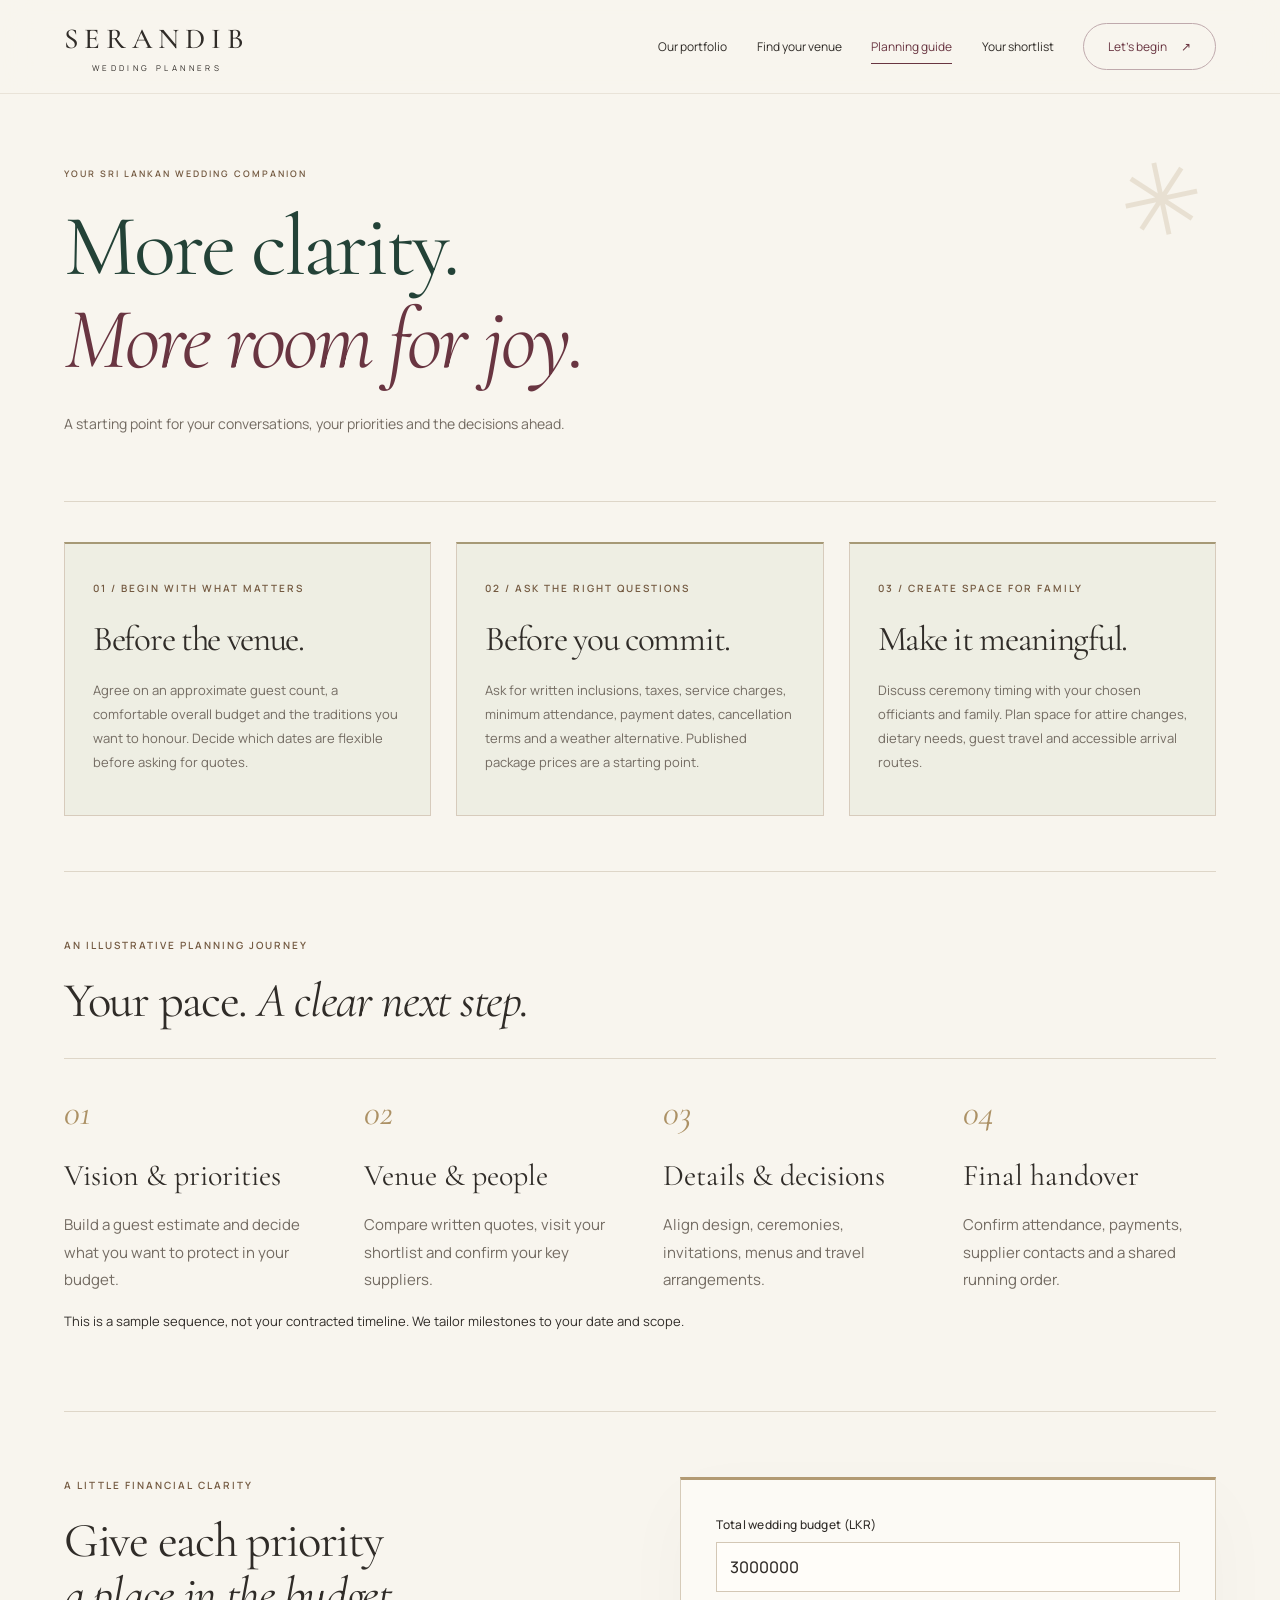
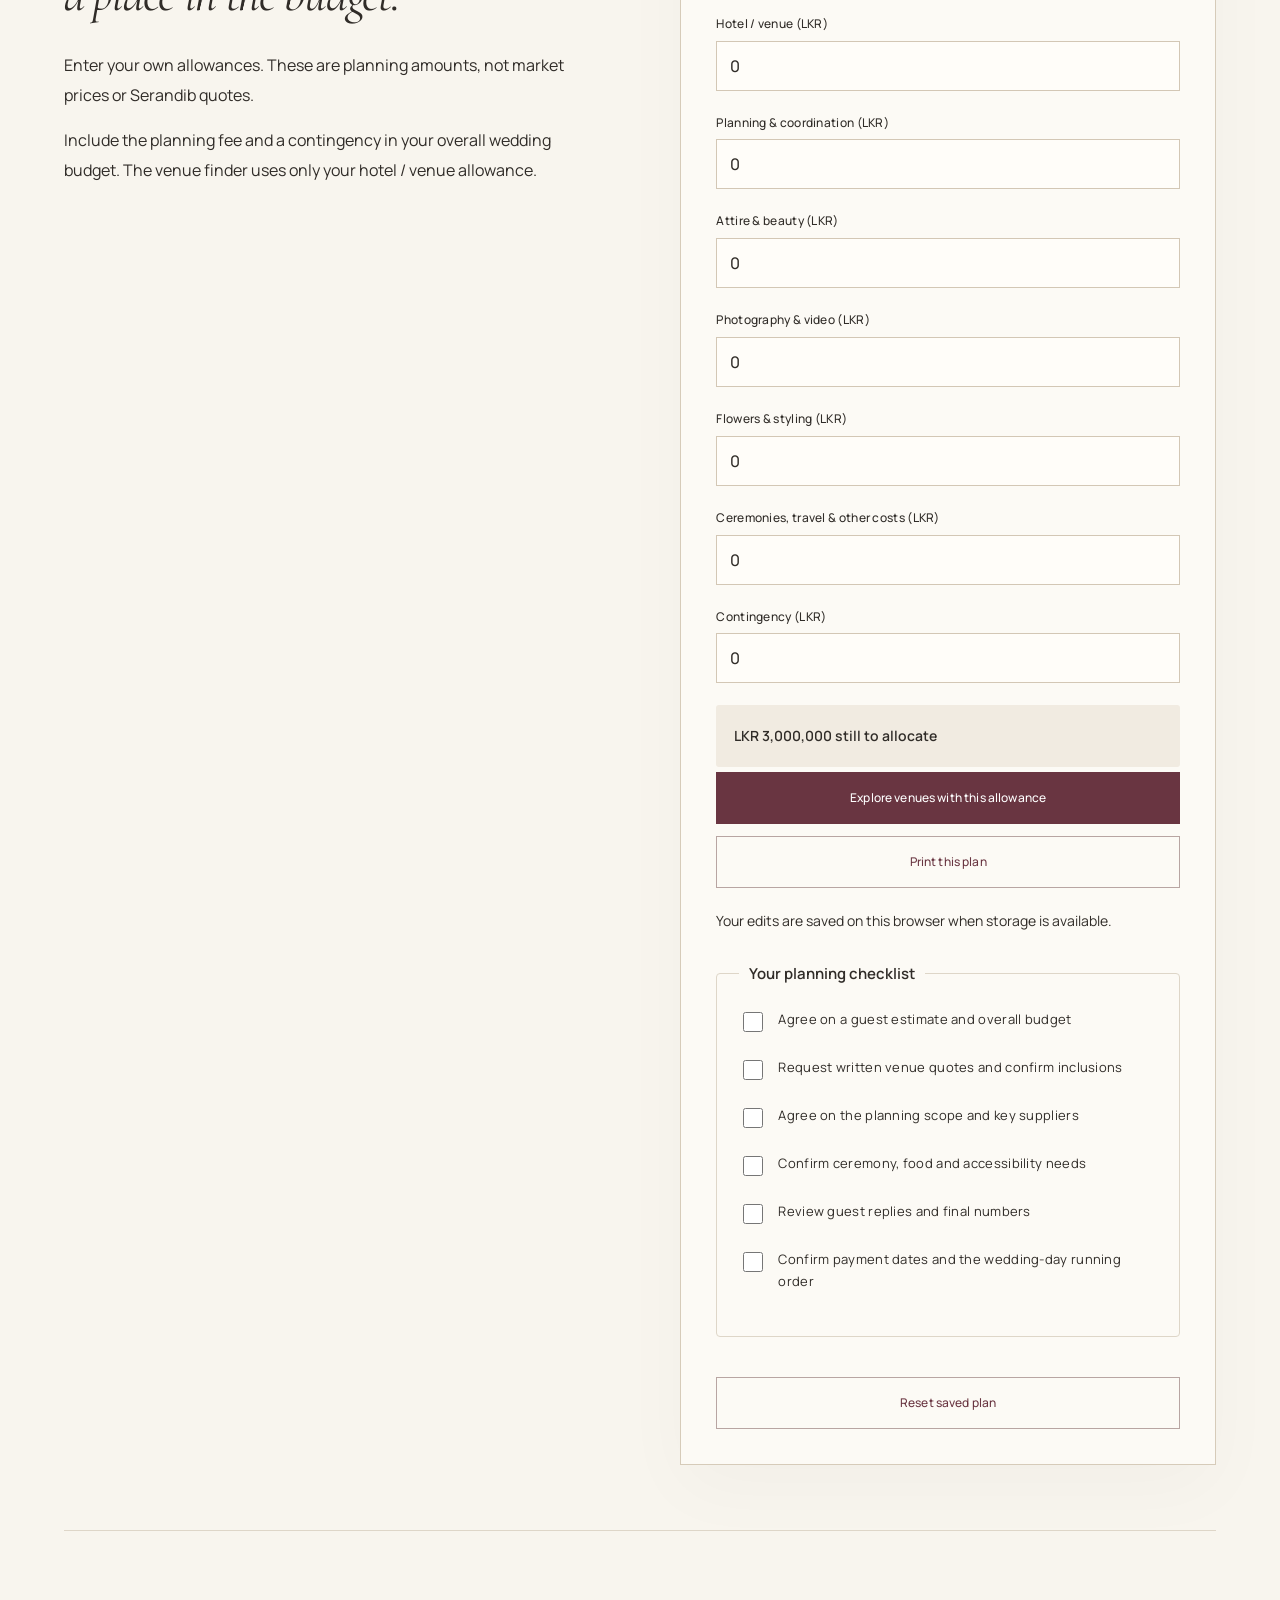
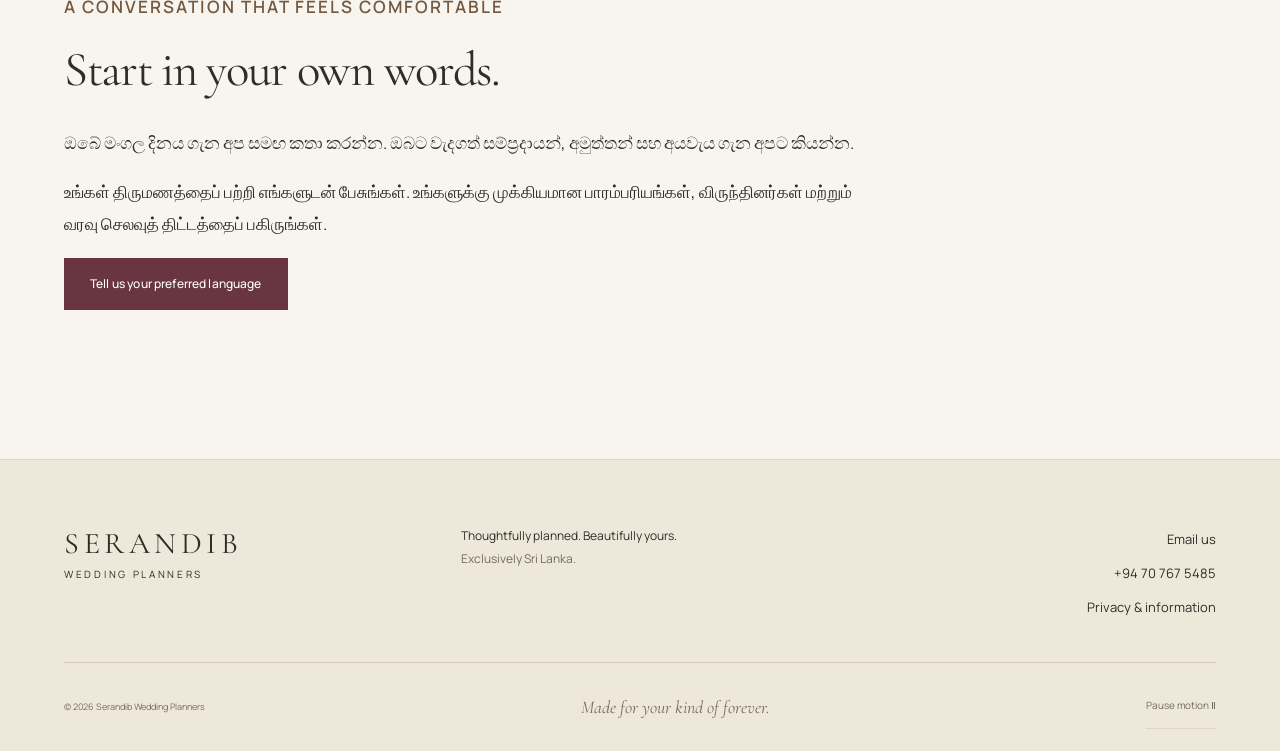
<file: planning.html>
<!doctype html><html lang="en"><head><meta charset="utf-8"><meta name="viewport" content="width=device-width,initial-scale=1"><title>A calmer way to plan | Serandib Wedding Planners</title><meta name="description" content="Plan your Sri Lankan wedding with a budget calculator, a saved checklist and practical venue planning guidance."><link rel="icon" type="image/svg+xml" href="data:image/svg+xml,%3Csvg xmlns='http://www.w3.org/2000/svg' viewBox='0 0 32 32'%3E%3Crect width='32' height='32' rx='16' fill='%234b172a'/%3E%3Ctext x='16' y='24' text-anchor='middle' font-family='Georgia' font-size='26' fill='%23fff7eb'%3ES%3C/text%3E%3C/svg%3E"><link rel="preconnect" href="https://fonts.googleapis.com"><link rel="preconnect" href="https://fonts.gstatic.com" crossorigin><link href="https://fonts.googleapis.com/css2?family=Cormorant+Garamond:ital,wght@0,400;0,500;0,600;1,400;1,500&family=Manrope:wght@400;500;600;700&display=swap" rel="stylesheet"><link rel="stylesheet" href="style.css"><link rel="stylesheet" href="portfolio.css"><link rel="stylesheet" href="platform.css"><meta property="og:site_name" content="Serandib Wedding Planners"><meta property="og:type" content="website"><link rel="stylesheet" href="interface.css"><link rel="stylesheet" href="elegance.css?v=20261005-forever"><meta property="og:title" content="A calmer way to plan | Serandib Wedding Planners"><meta property="og:description" content="Plan your Sri Lankan wedding with a budget calculator, a saved checklist and practical venue planning guidance."></head><body class="platform-page"><a class="skip" href="#main">Skip to content</a><header><a class="brand" href="index.html" aria-label="Serandib Wedding Planners home"><span>SERANDIB</span><small>WEDDING PLANNERS</small></a><button class="menu" aria-expanded="false" aria-controls="nav">Menu</button><nav id="nav" aria-label="Main navigation"><a href="portfolio.html">Our portfolio</a><a href="venues.html">Find your venue</a><a href="planning.html">Planning guide</a><a href="shortlist.html">Your shortlist</a><a class="nav-cta" href="consultation.html">Let’s begin</a></nav></header><main id="main"><noscript><p class="notice">Interactive planning tools need JavaScript. You can still <a href="https://wa.me/94707675485">contact us on WhatsApp</a> or <a href="mailto:serandib.enquiries@gmail.com">email Serandib</a>.</p></noscript><section class="page-intro"><p class="eyebrow">YOUR SRI LANKAN WEDDING COMPANION</p><h1>More clarity.<br><em>More room for joy.</em></h1><p>A starting point for your conversations, your priorities and the decisions ahead.</p></section><section class="content-width"><div class="guide-grid"><article><span class="eyebrow">01 / BEGIN WITH WHAT MATTERS</span><h2>Before the venue.</h2><p>Agree on an approximate guest count, a comfortable overall budget and the traditions you want to honour. Decide which dates are flexible before asking for quotes.</p></article><article><span class="eyebrow">02 / ASK THE RIGHT QUESTIONS</span><h2>Before you commit.</h2><p>Ask for written inclusions, taxes, service charges, minimum attendance, payment dates, cancellation terms and a weather alternative. Published package prices are a starting point.</p></article><article><span class="eyebrow">03 / CREATE SPACE FOR FAMILY</span><h2>Make it meaningful.</h2><p>Discuss ceremony timing with your chosen officiants and family. Plan space for attire changes, dietary needs, guest travel and accessible arrival routes.</p></article></div><section class="planning-timeline"><p class="eyebrow">AN ILLUSTRATIVE PLANNING JOURNEY</p><h2>Your pace. <em>A clear next step.</em></h2><div class="steps"><article><span>01</span><h3>Vision & priorities</h3><p>Build a guest estimate and decide what you want to protect in your budget.</p></article><article><span>02</span><h3>Venue & people</h3><p>Compare written quotes, visit your shortlist and confirm your key suppliers.</p></article><article><span>03</span><h3>Details & decisions</h3><p>Align design, ceremonies, invitations, menus and travel arrangements.</p></article><article><span>04</span><h3>Final handover</h3><p>Confirm attendance, payments, supplier contacts and a shared running order.</p></article></div><p class="small-note">This is a sample sequence, not your contracted timeline. We tailor milestones to your date and scope.</p></section><section class="budget-planner"><div><p class="eyebrow">A LITTLE FINANCIAL CLARITY</p><h2>Give each priority<br><em>a place in the budget.</em></h2><p>Enter your own allowances. These are planning amounts, not market prices or Serandib quotes.</p><p>Include the planning fee and a contingency in your overall wedding budget. The venue finder uses only your hotel / venue allowance.</p></div><form class="paper-form" id="budget-planner"><label>Total wedding budget (LKR)<input name="total" type="number" min="1" max="1000000000" step="1" required value="3000000"></label><div id="budget-allocations"></div><p id="budget-balance" role="status"></p><button type="submit" class="button">Explore venues with this allowance</button><button type="button" class="outline-button" id="print-plan">Print this plan</button></form></section><section class="language-notes"><p class="eyebrow">A CONVERSATION THAT FEELS COMFORTABLE</p><h2>Start in your own words.</h2><p lang="si">ඔබේ මංගල දිනය ගැන අප සමඟ කතා කරන්න. ඔබට වැදගත් සම්ප්‍රදායන්, අමුත්තන් සහ අයවැය ගැන අපට කියන්න.</p><p lang="ta">உங்கள் திருமணத்தைப் பற்றி எங்களுடன் பேசுங்கள். உங்களுக்கு முக்கியமான பாரம்பரியங்கள், விருந்தினர்கள் மற்றும் வரவு செலவுத் திட்டத்தைப் பகிருங்கள்.</p><a class="button" href="consultation.html">Tell us your preferred language</a></section></section></main><footer><a class="brand" href="index.html"><span>SERANDIB</span><small>WEDDING PLANNERS</small></a><p>Thoughtfully planned. Beautifully yours.<br><span>Exclusively Sri Lanka.</span></p><div class="footer-links"><a href="mailto:serandib.enquiries@gmail.com">Email us</a><a href="tel:+94707675485">+94 70 767 5485</a><a href="privacy.html">Privacy & information</a></div><div class="footer-bottom"><small>© 2026 Serandib Wedding Planners</small><span>Made for your kind of forever.</span><button class="motion-control" type="button" data-motion-toggle hidden aria-pressed="false">Pause motion <span aria-hidden="true">Ⅱ</span></button></div></footer><div class="mobile-action"><a href="venues.html">Find a venue</a><a href="consultation.html">Plan with us</a></div><script src="platform.js" defer></script><script src="planning.js" defer></script><script src="elegance.js?v=20261005-forever" defer></script></body></html>
</file>
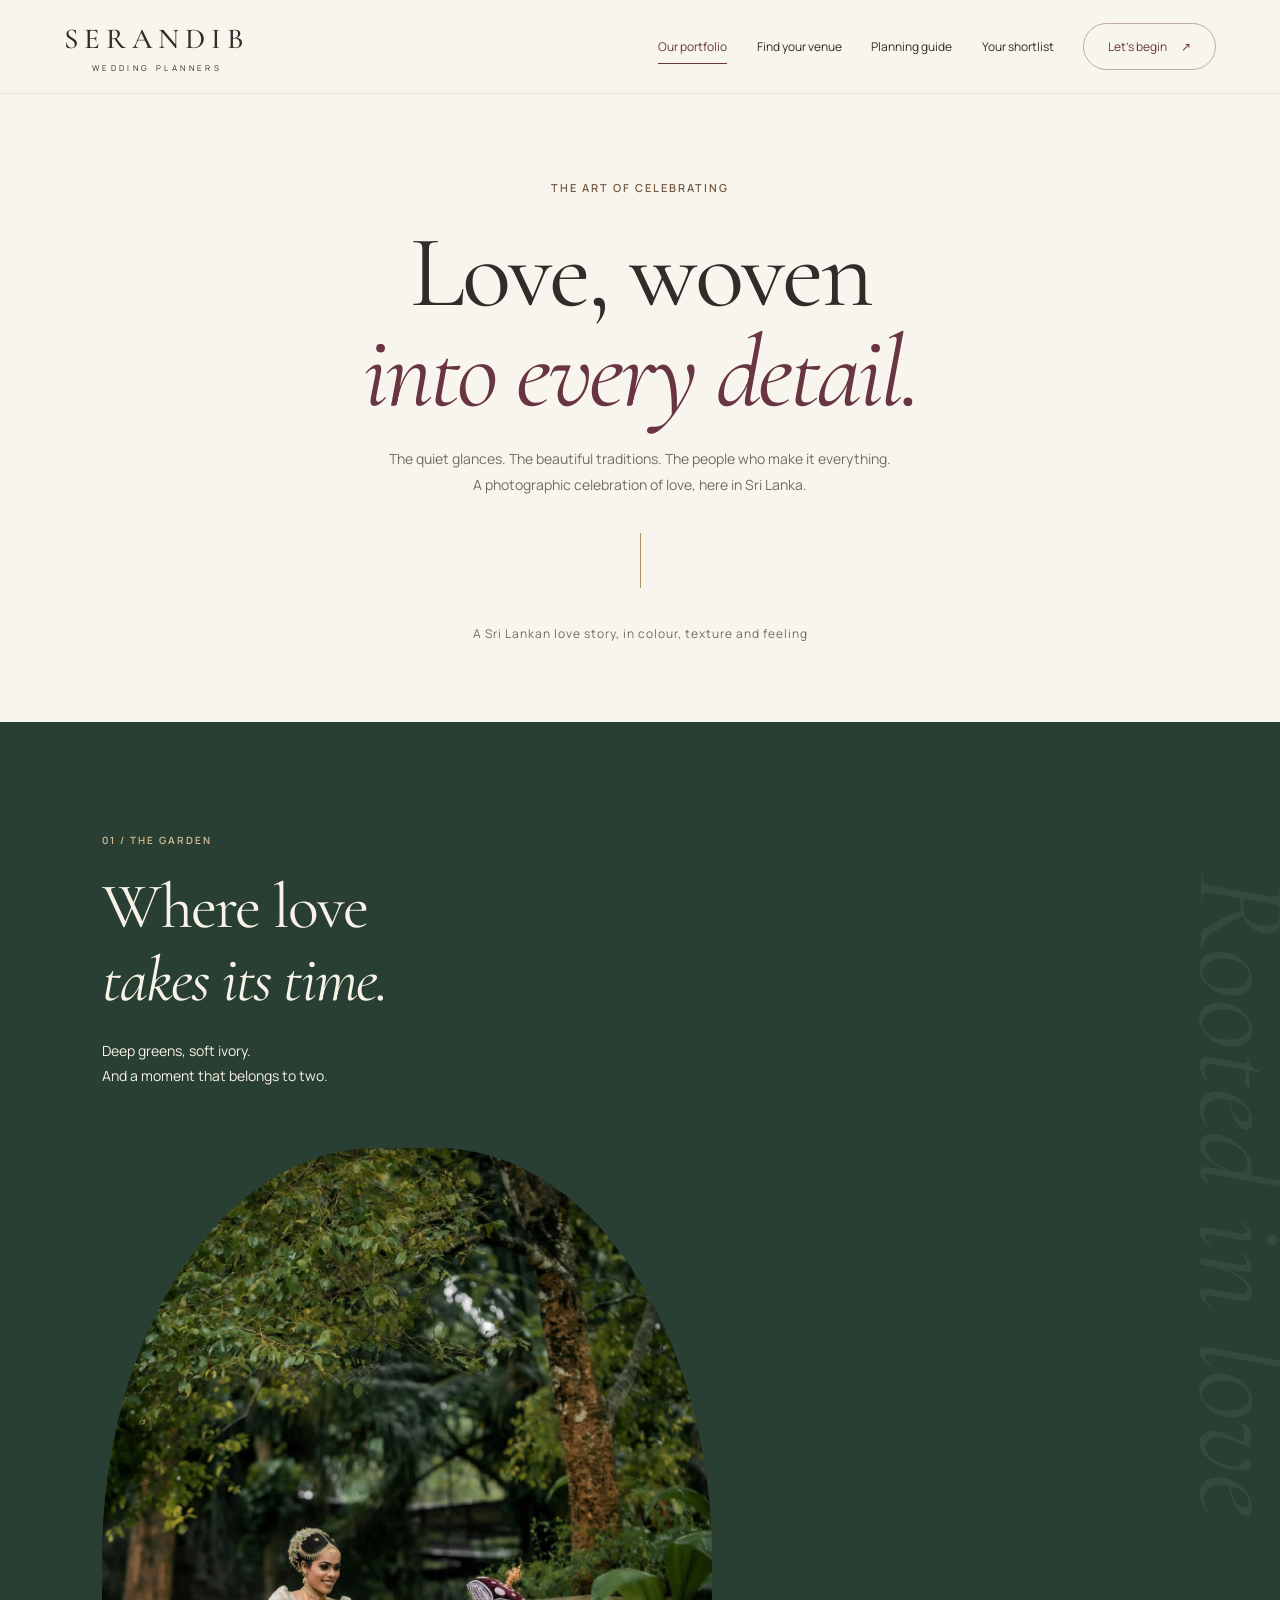
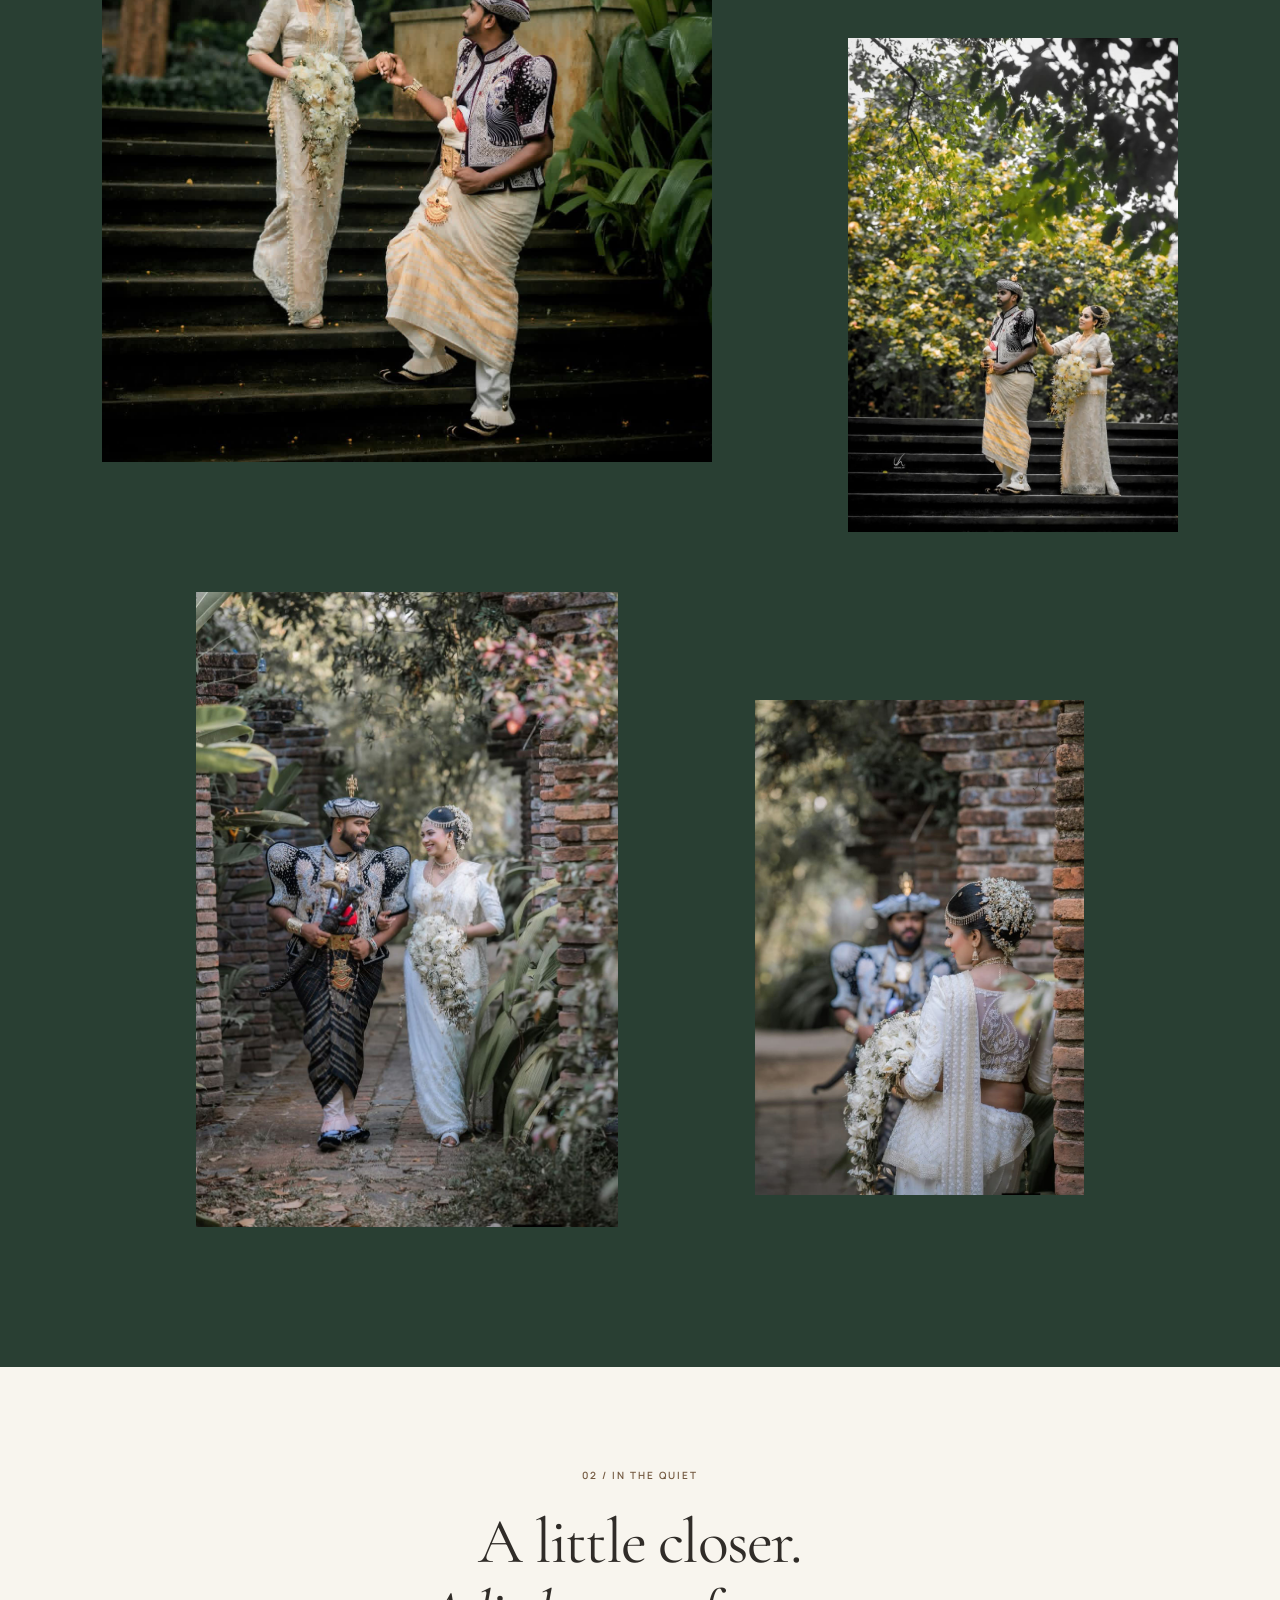
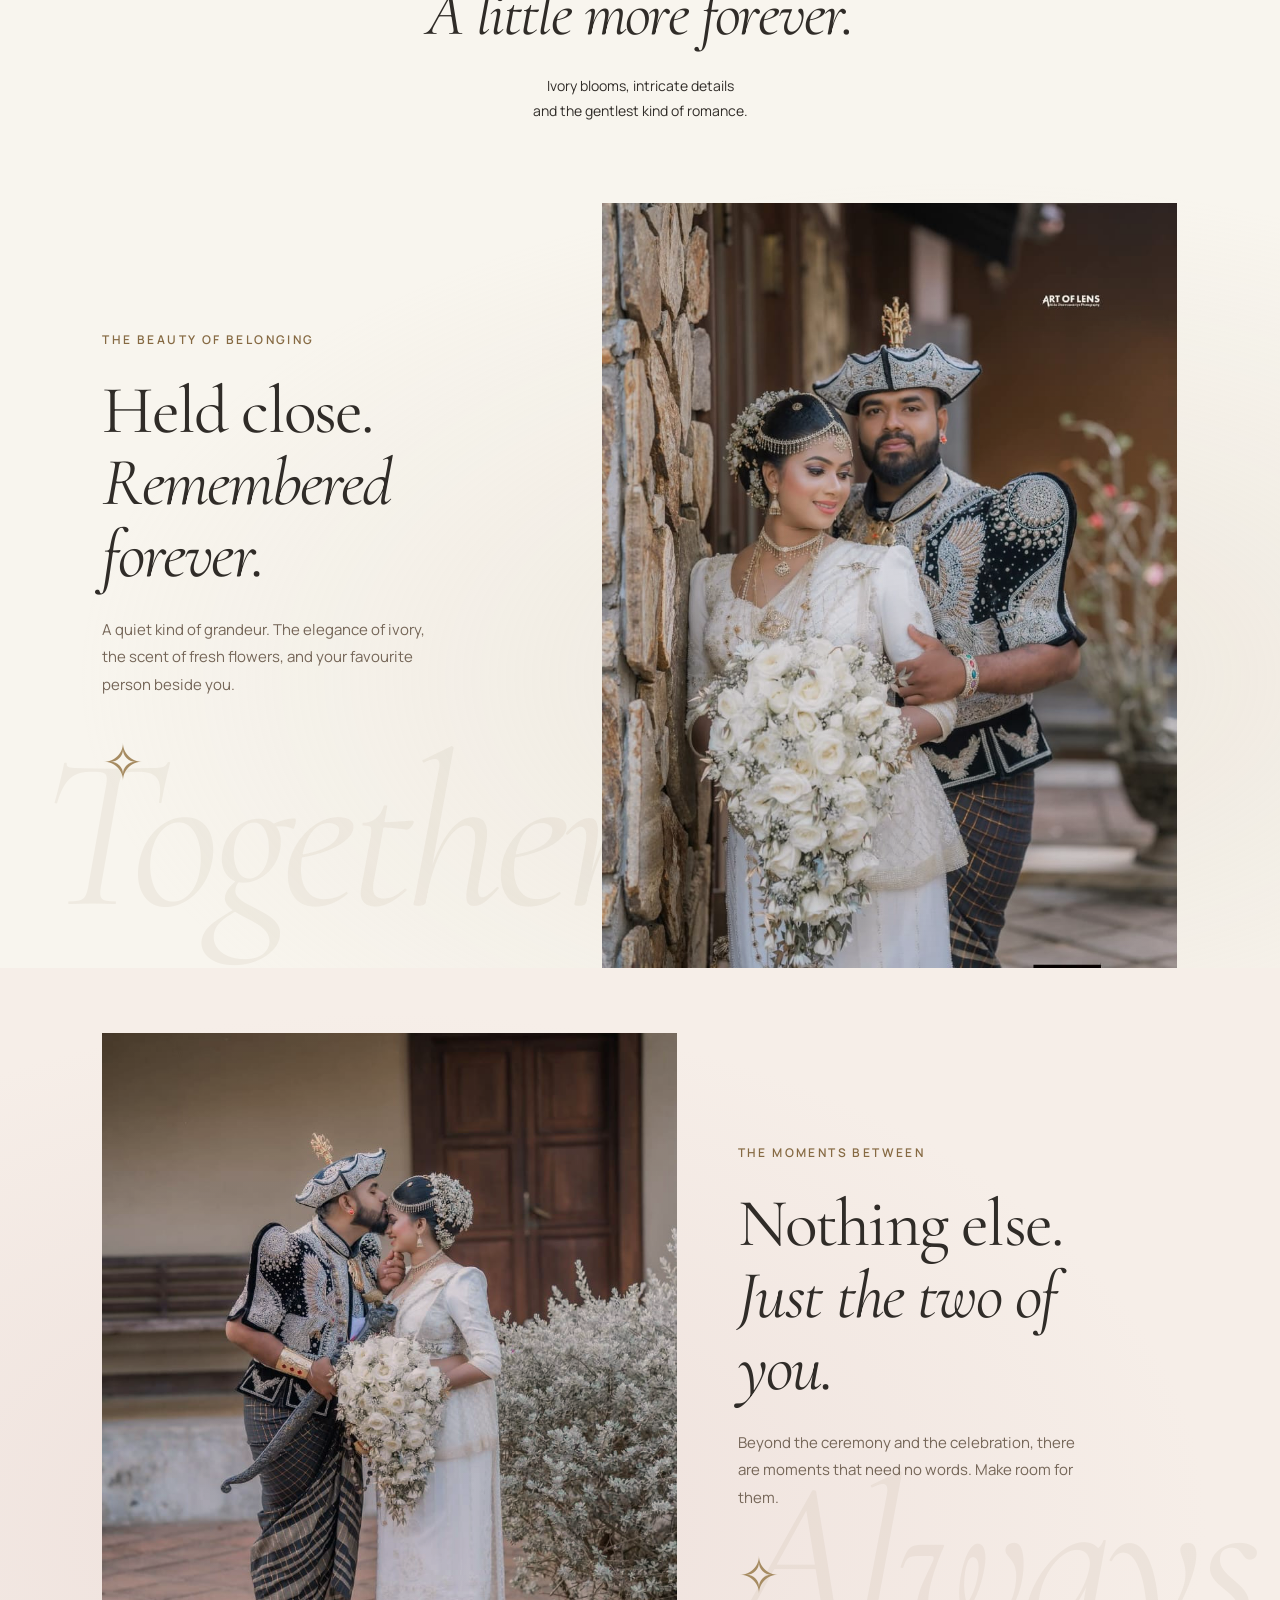
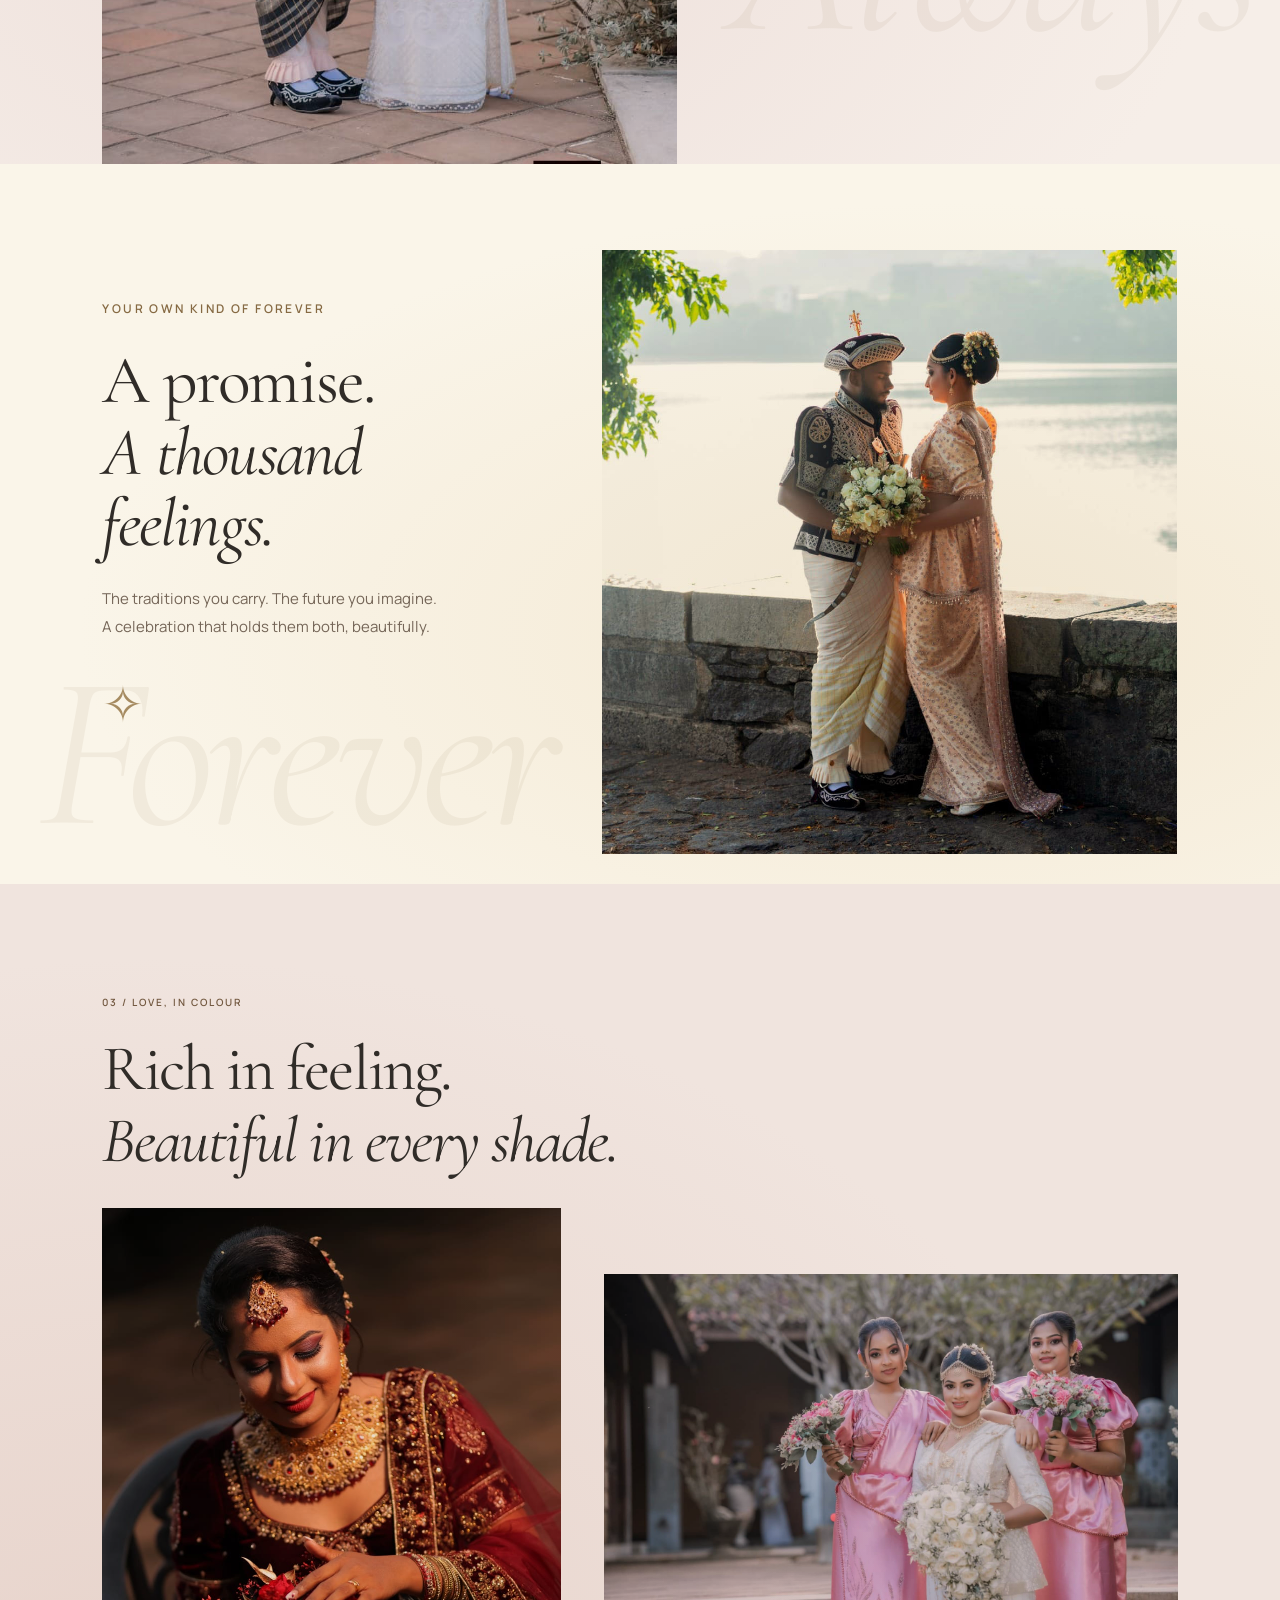
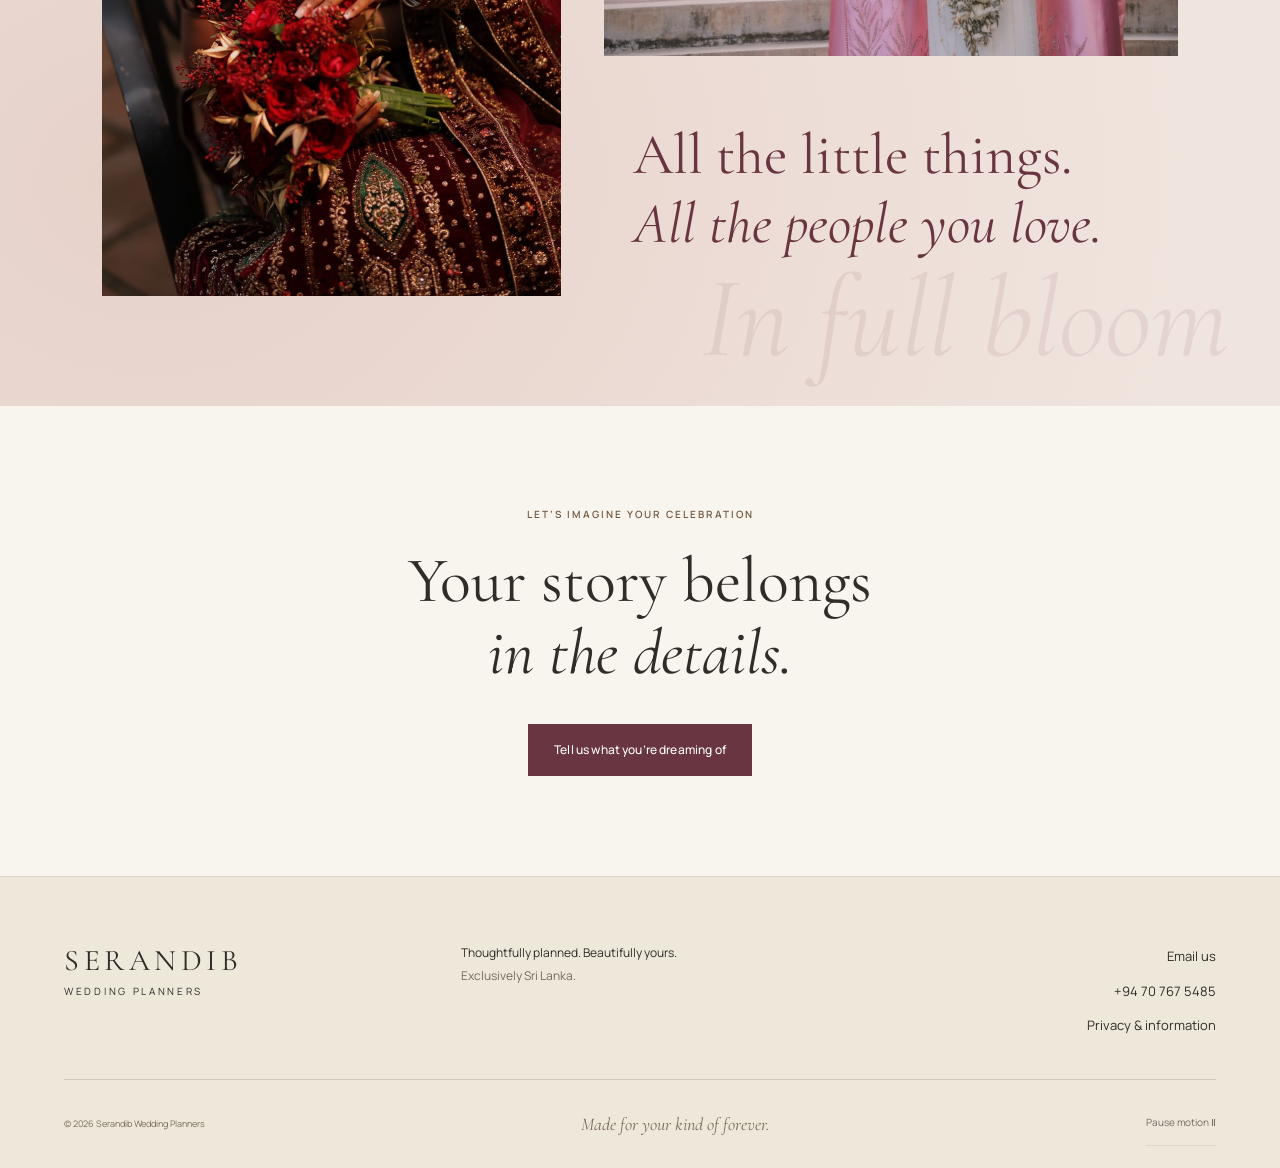
<file: portfolio.html>
<!doctype html><html lang="en"><head><meta charset="utf-8"><meta name="viewport" content="width=device-width,initial-scale=1"><title>A celebration in every detail | Serandib Wedding Planners</title><meta name="description" content="A photographic collection of Sri Lankan wedding moments, traditions and details from Serandib Wedding Planners."><link rel="icon" type="image/svg+xml" href="data:image/svg+xml,%3Csvg xmlns='http://www.w3.org/2000/svg' viewBox='0 0 32 32'%3E%3Crect width='32' height='32' rx='16' fill='%234b172a'/%3E%3Ctext x='16' y='24' text-anchor='middle' font-family='Georgia' font-size='26' fill='%23fff7eb'%3ES%3C/text%3E%3C/svg%3E"><link rel="preconnect" href="https://fonts.googleapis.com"><link rel="preconnect" href="https://fonts.gstatic.com" crossorigin><link href="https://fonts.googleapis.com/css2?family=Cormorant+Garamond:ital,wght@0,400;0,500;0,600;1,400;1,500&family=Manrope:wght@400;500;600;700&display=swap" rel="stylesheet"><link rel="stylesheet" href="style.css"><link rel="stylesheet" href="portfolio.css"><link rel="stylesheet" href="platform.css"><meta property="og:site_name" content="Serandib Wedding Planners"><meta property="og:type" content="website"><link rel="stylesheet" href="interface.css"><link rel="stylesheet" href="elegance.css?v=20261005-forever"><meta property="og:title" content="A celebration in every detail | Serandib Wedding Planners"><meta property="og:description" content="A photographic collection of Sri Lankan wedding moments, traditions and details from Serandib Wedding Planners."></head><body class="platform-page"><a class="skip" href="#main">Skip to content</a><header><a class="brand" href="index.html" aria-label="Serandib Wedding Planners home"><span>SERANDIB</span><small>WEDDING PLANNERS</small></a><button class="menu" aria-expanded="false" aria-controls="nav">Menu</button><nav id="nav" aria-label="Main navigation"><a href="portfolio.html">Our portfolio</a><a href="venues.html">Find your venue</a><a href="planning.html">Planning guide</a><a href="shortlist.html">Your shortlist</a><a class="nav-cta" href="consultation.html">Let’s begin</a></nav></header><main id="main"><noscript><p class="notice">Interactive planning tools need JavaScript. You can still <a href="https://wa.me/94707675485">contact us on WhatsApp</a> or <a href="mailto:serandib.enquiries@gmail.com">email Serandib</a>.</p></noscript><section class="portfolio" id="portfolio" aria-labelledby="portfolio-title">
<div class="folio-intro" data-reveal><p class="eyebrow">THE ART OF CELEBRATING</p><h1 id="portfolio-title">Love, woven<br><em>into every detail.</em></h1><p>The quiet glances. The beautiful traditions. The people who make it everything.<br>A photographic celebration of love, here in Sri Lanka.</p><span class="folio-rule" aria-hidden="true"></span><p class="folio-hint">A Sri Lankan love story, in colour, texture and feeling</p></div>
<div class="folio-chapter folio-garden"><div class="folio-chapter-heading" data-reveal><p class="eyebrow">01 / THE GARDEN</p><h3>Where love<br><em>takes its time.</em></h3><p>Deep greens, soft ivory.<br>And a moment that belongs to two.</p></div><div class="folio-garden-grid"><figure class="folio-photo folio-lead" data-reveal><a href="assets/portfolio/garden-promise.jpg" class="folio-open" data-caption="A hand to hold" aria-label="View photograph: A bride and groom holding hands on garden steps in traditional wedding attire"><img src="assets/portfolio/garden-promise.jpg" alt="A bride and groom holding hands on garden steps in traditional wedding attire" width="1365" height="2048" loading="lazy" decoding="async"><span class="folio-view">Explore this moment ↗</span></a><figcaption><span>A hand to hold</span><span aria-hidden="true">01 / 09</span></figcaption></figure><figure class="folio-photo folio-offset" data-reveal><a href="assets/portfolio/garden-together.jpg" class="folio-open" data-caption="Together, beneath the trees" aria-label="View photograph: A couple standing together beneath green trees on garden steps"><img src="assets/portfolio/garden-together.jpg" alt="A couple standing together beneath green trees on garden steps" width="853" height="1280" loading="lazy" decoding="async"><span class="folio-view">Explore this moment ↗</span></a><figcaption><span>Together, beneath the trees</span><span aria-hidden="true">02 / 09</span></figcaption></figure><figure class="folio-photo folio-walk" data-reveal><a href="assets/portfolio/garden-walk.jpg" class="folio-open" data-caption="Side by side" aria-label="View photograph: A smiling couple walking arm in arm through a brick garden doorway"><img src="assets/portfolio/garden-walk.jpg" alt="A smiling couple walking arm in arm through a brick garden doorway" width="853" height="1280" loading="lazy" decoding="async"><span class="folio-view">Explore this moment ↗</span></a><figcaption><span>Side by side</span><span aria-hidden="true">03 / 09</span></figcaption></figure><figure class="folio-photo folio-detail" data-reveal><a href="assets/portfolio/garden-details.jpg" class="folio-open" data-caption="The beauty in a quiet glance" aria-label="View photograph: A bride beside a brick wall with her groom softly in the background"><img src="assets/portfolio/garden-details.jpg" alt="A bride beside a brick wall with her groom softly in the background" width="853" height="1280" loading="lazy" decoding="async"><span class="folio-view">Explore this moment ↗</span></a><figcaption><span>The beauty in a quiet glance</span><span aria-hidden="true">04 / 09</span></figcaption></figure></div></div>
<div class="folio-chapter folio-ivory"><div class="folio-chapter-heading" data-reveal><p class="eyebrow">02 / IN THE QUIET</p><h3>A little closer.<br><em>A little more forever.</em></h3><p>Ivory blooms, intricate details<br>and the gentlest kind of romance.</p></div><div class="folio-ivory-grid"><div class="folio-scene folio-scene-1"><span class="folio-script" aria-hidden="true">Together</span><div class="folio-scene-copy" data-reveal><p class="eyebrow">THE BEAUTY OF BELONGING</p><h3>Held close.<br><em>Remembered forever.</em></h3><p>A quiet kind of grandeur. The elegance of ivory, the scent of fresh flowers, and your favourite person beside you.</p><span class="folio-flourish" aria-hidden="true">✧</span></div><figure class="folio-photo folio-embrace" data-reveal><a href="assets/portfolio/ivory-embrace.jpg" class="folio-open" data-caption="Held close" aria-label="View photograph: A couple in ivory and silver wedding attire with a cascading white bouquet"><img src="assets/portfolio/ivory-embrace.jpg" alt="A couple in ivory and silver wedding attire with a cascading white bouquet" width="853" height="1280" loading="lazy" decoding="async"><span class="folio-view">Explore this moment ↗</span></a><figcaption><span>Held close</span><span aria-hidden="true">05 / 09</span></figcaption></figure></div><div class="folio-scene folio-scene-2"><span class="folio-script" aria-hidden="true">Always</span><div class="folio-scene-copy" data-reveal><p class="eyebrow">THE MOMENTS BETWEEN</p><h3>Nothing else.<br><em>Just the two of you.</em></h3><p>Beyond the ceremony and the celebration, there are moments that need no words. Make room for them.</p><span class="folio-flourish" aria-hidden="true">✧</span></div><figure class="folio-photo folio-kiss" data-reveal><a href="assets/portfolio/quiet-kiss.jpg" class="folio-open" data-caption="A moment of tenderness" aria-label="View photograph: A groom gently kissing the bride on her forehead"><img src="assets/portfolio/quiet-kiss.jpg" alt="A groom gently kissing the bride on her forehead" width="853" height="1280" loading="lazy" decoding="async"><span class="folio-view">Explore this moment ↗</span></a><figcaption><span>A moment of tenderness</span><span aria-hidden="true">06 / 09</span></figcaption></figure></div><div class="folio-scene folio-scene-3"><span class="folio-script" aria-hidden="true">Forever</span><div class="folio-scene-copy" data-reveal><p class="eyebrow">YOUR OWN KIND OF FOREVER</p><h3>A promise.<br><em>A thousand feelings.</em></h3><p>The traditions you carry. The future you imagine. A celebration that holds them both, beautifully.</p><span class="folio-flourish" aria-hidden="true">✧</span></div><figure class="folio-photo folio-gold" data-reveal><a href="assets/portfolio/golden-promise.jpg" class="folio-open" data-caption="Only you" aria-label="View photograph: A couple facing each other in ivory and soft gold traditional attire"><img src="assets/portfolio/golden-promise.jpg" alt="A couple facing each other in ivory and soft gold traditional attire" width="1066" height="1600" loading="lazy" decoding="async"><span class="folio-view">Explore this moment ↗</span></a><figcaption><span>Only you</span><span aria-hidden="true">07 / 09</span></figcaption></figure></div></div></div>
<div class="folio-chapter folio-colour"><div class="folio-chapter-heading" data-reveal><p class="eyebrow">03 / LOVE, IN COLOUR</p><h3>Rich in feeling.<br><em>Beautiful in every shade.</em></h3></div><div class="folio-colour-grid"><figure class="folio-photo folio-crimson" data-reveal><a href="assets/portfolio/crimson-bride.jpg" class="folio-open" data-caption="Burgundy, roses &amp; gold" aria-label="View photograph: Bridal portrait in burgundy and gold with a bouquet of red roses"><img src="assets/portfolio/crimson-bride.jpg" alt="Bridal portrait in burgundy and gold with a bouquet of red roses" width="912" height="1368" loading="lazy" decoding="async"><span class="folio-view">Explore this moment ↗</span></a><figcaption><span>Burgundy, roses & gold</span><span aria-hidden="true">08 / 09</span></figcaption></figure><div class="folio-blush-story"><figure class="folio-photo folio-blush" data-reveal><a href="assets/portfolio/blush-companions.jpg" class="folio-open" data-caption="With your favourite people" aria-label="View photograph: A bride with two bridesmaids in pink and their floral bouquets"><img src="assets/portfolio/blush-companions.jpg" alt="A bride with two bridesmaids in pink and their floral bouquets" width="1600" height="1066" loading="lazy" decoding="async"><span class="folio-view">Explore this moment ↗</span></a><figcaption><span>With your favourite people</span><span aria-hidden="true">09 / 09</span></figcaption></figure><p class="folio-quote" data-reveal>All the little things.<br><em>All the people you love.</em></p></div></div></div>
<div class="folio-end" data-reveal><p class="eyebrow">LET’S IMAGINE YOUR CELEBRATION</p><h3>Your story belongs<br><em>in the details.</em></h3><a href="consultation.html" class="button">Tell us what you’re dreaming of</a></div></section>
<dialog class="folio-dialog" aria-label="Wedding photograph gallery"><div class="folio-dialog-top"><p id="folio-counter" aria-live="polite"></p><button type="button" class="folio-close" autofocus>Close</button></div><div class="folio-stage"><img id="folio-large" alt=""></div><div class="folio-dialog-bottom"><button type="button" class="folio-prev" aria-label="Previous photograph">Previous</button><p id="folio-caption" aria-live="polite"></p><button type="button" class="folio-next" aria-label="Next photograph">Next</button></div></dialog>
</main><footer><a class="brand" href="index.html"><span>SERANDIB</span><small>WEDDING PLANNERS</small></a><p>Thoughtfully planned. Beautifully yours.<br><span>Exclusively Sri Lanka.</span></p><div class="footer-links"><a href="mailto:serandib.enquiries@gmail.com">Email us</a><a href="tel:+94707675485">+94 70 767 5485</a><a href="privacy.html">Privacy & information</a></div><div class="footer-bottom"><small>© 2026 Serandib Wedding Planners</small><span>Made for your kind of forever.</span><button class="motion-control" type="button" data-motion-toggle hidden aria-pressed="false">Pause motion <span aria-hidden="true">Ⅱ</span></button></div></footer><div class="mobile-action"><a href="venues.html">Find a venue</a><a href="consultation.html">Plan with us</a></div><script src="platform.js" defer></script><script src="portfolio.js" defer></script><script src="elegance.js?v=20261005-forever" defer></script></body></html>
</file>
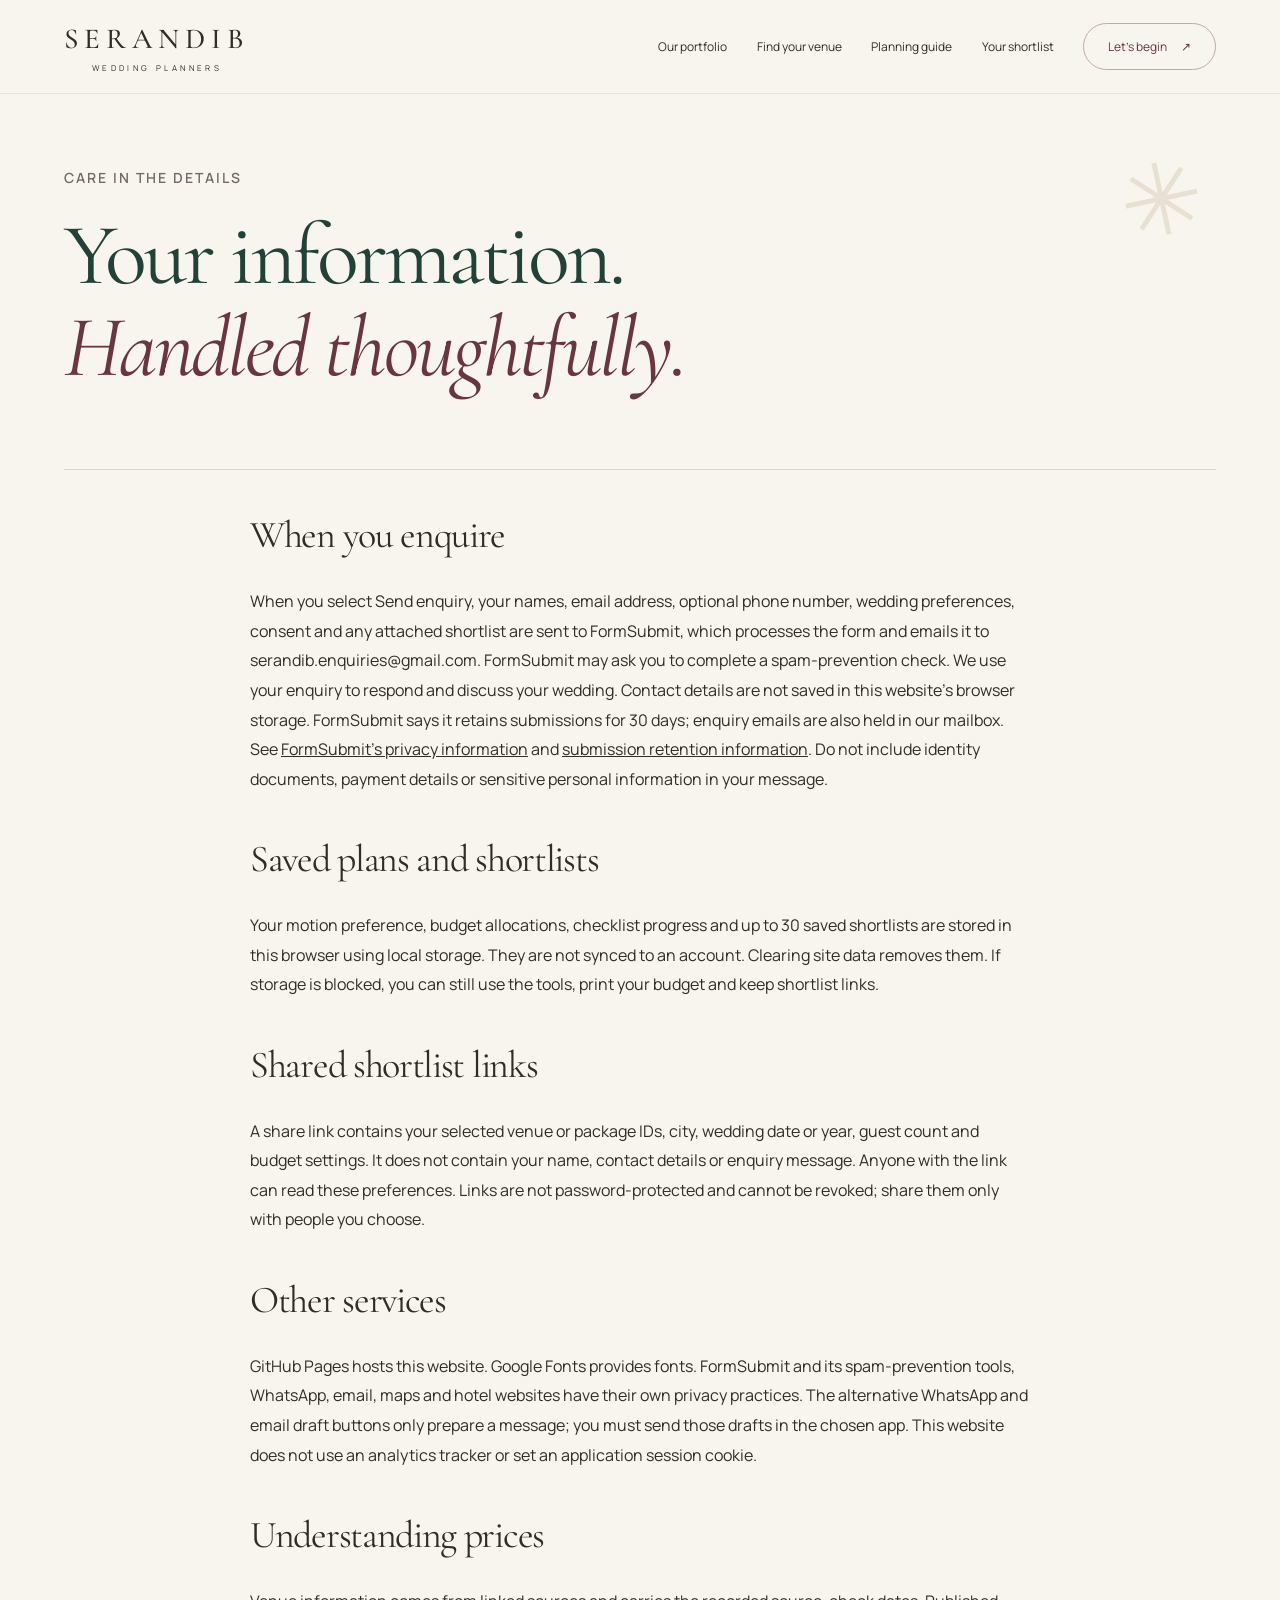
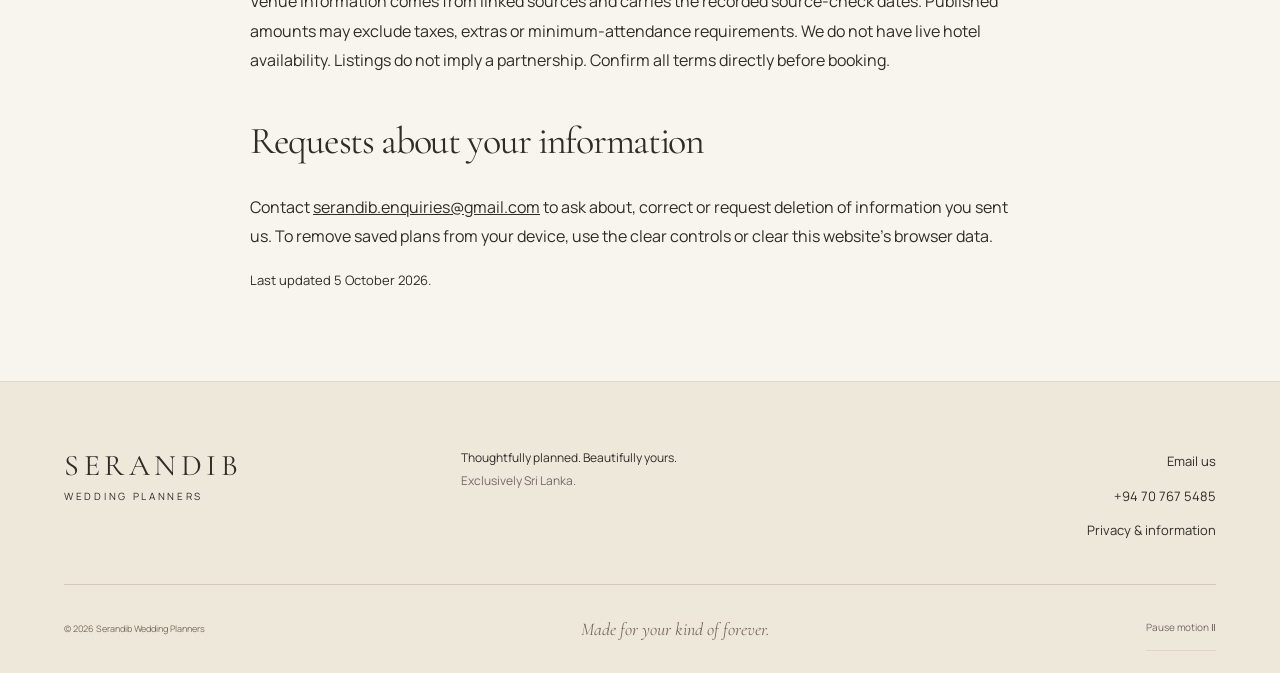
<file: privacy.html>
<!doctype html><html lang="en"><head><meta charset="utf-8"><meta name="viewport" content="width=device-width,initial-scale=1"><title>Privacy & clear information | Serandib Wedding Planners</title><meta name="description" content="How Serandib handles email enquiries, locally saved plans, shared shortlist links and venue price information."><link rel="icon" type="image/svg+xml" href="data:image/svg+xml,%3Csvg xmlns='http://www.w3.org/2000/svg' viewBox='0 0 32 32'%3E%3Crect width='32' height='32' rx='16' fill='%234b172a'/%3E%3Ctext x='16' y='24' text-anchor='middle' font-family='Georgia' font-size='26' fill='%23fff7eb'%3ES%3C/text%3E%3C/svg%3E"><link rel="preconnect" href="https://fonts.googleapis.com"><link rel="preconnect" href="https://fonts.gstatic.com" crossorigin><link href="https://fonts.googleapis.com/css2?family=Cormorant+Garamond:ital,wght@0,400;0,500;0,600;1,400;1,500&family=Manrope:wght@400;500;600;700&display=swap" rel="stylesheet"><link rel="stylesheet" href="style.css"><link rel="stylesheet" href="portfolio.css"><link rel="stylesheet" href="platform.css"><meta property="og:site_name" content="Serandib Wedding Planners"><meta property="og:type" content="website"><link rel="stylesheet" href="interface.css"><link rel="stylesheet" href="elegance.css?v=20261005-forever"><meta property="og:title" content="Privacy & clear information | Serandib Wedding Planners"><meta property="og:description" content="How Serandib handles email enquiries, locally saved plans, shared shortlist links and venue price information."></head><body class="platform-page"><a class="skip" href="#main">Skip to content</a><header><a class="brand" href="index.html" aria-label="Serandib Wedding Planners home"><span>SERANDIB</span><small>WEDDING PLANNERS</small></a><button class="menu" aria-expanded="false" aria-controls="nav">Menu</button><nav id="nav" aria-label="Main navigation"><a href="portfolio.html">Our portfolio</a><a href="venues.html">Find your venue</a><a href="planning.html">Planning guide</a><a href="shortlist.html">Your shortlist</a><a class="nav-cta" href="consultation.html">Let’s begin</a></nav></header><main id="main"><noscript><p class="notice">Interactive planning tools need JavaScript. You can still <a href="https://wa.me/94707675485">contact us on WhatsApp</a> or <a href="mailto:serandib.enquiries@gmail.com">email Serandib</a>.</p></noscript><section class="page-intro"><p class="eyebrow">CARE IN THE DETAILS</p><h1>Your information.<br><em>Handled thoughtfully.</em></h1></section><article class="content-width reading"><h2>When you enquire</h2><p>When you select Send enquiry, your names, email address, optional phone number, wedding preferences, consent and any attached shortlist are sent to FormSubmit, which processes the form and emails it to serandib.enquiries@gmail.com. FormSubmit may ask you to complete a spam-prevention check. We use your enquiry to respond and discuss your wedding. Contact details are not saved in this website’s browser storage. FormSubmit says it retains submissions for 30 days; enquiry emails are also held in our mailbox. See <a href="https://formsubmit.co/privacy.pdf" target="_blank" rel="noopener">FormSubmit’s privacy information</a> and <a href="https://formsubmit.co/help" target="_blank" rel="noopener">submission retention information</a>. Do not include identity documents, payment details or sensitive personal information in your message.</p><h2>Saved plans and shortlists</h2><p>Your motion preference, budget allocations, checklist progress and up to 30 saved shortlists are stored in this browser using local storage. They are not synced to an account. Clearing site data removes them. If storage is blocked, you can still use the tools, print your budget and keep shortlist links.</p><h2>Shared shortlist links</h2><p>A share link contains your selected venue or package IDs, city, wedding date or year, guest count and budget settings. It does not contain your name, contact details or enquiry message. Anyone with the link can read these preferences. Links are not password-protected and cannot be revoked; share them only with people you choose.</p><h2>Other services</h2><p>GitHub Pages hosts this website. Google Fonts provides fonts. FormSubmit and its spam-prevention tools, WhatsApp, email, maps and hotel websites have their own privacy practices. The alternative WhatsApp and email draft buttons only prepare a message; you must send those drafts in the chosen app. This website does not use an analytics tracker or set an application session cookie.</p><h2>Understanding prices</h2><p>Venue information comes from linked sources and carries the recorded source-check dates. Published amounts may exclude taxes, extras or minimum-attendance requirements. We do not have live hotel availability. Listings do not imply a partnership. Confirm all terms directly before booking.</p><h2>Requests about your information</h2><p>Contact <a href="mailto:serandib.enquiries@gmail.com">serandib.enquiries@gmail.com</a> to ask about, correct or request deletion of information you sent us. To remove saved plans from your device, use the clear controls or clear this website’s browser data.</p><p class="small-note">Last updated 5 October 2026.</p></article></main><footer><a class="brand" href="index.html"><span>SERANDIB</span><small>WEDDING PLANNERS</small></a><p>Thoughtfully planned. Beautifully yours.<br><span>Exclusively Sri Lanka.</span></p><div class="footer-links"><a href="mailto:serandib.enquiries@gmail.com">Email us</a><a href="tel:+94707675485">+94 70 767 5485</a><a href="privacy.html">Privacy & information</a></div><div class="footer-bottom"><small>© 2026 Serandib Wedding Planners</small><span>Made for your kind of forever.</span><button class="motion-control" type="button" data-motion-toggle hidden aria-pressed="false">Pause motion <span aria-hidden="true">Ⅱ</span></button></div></footer><div class="mobile-action"><a href="venues.html">Find a venue</a><a href="consultation.html">Plan with us</a></div><script src="platform.js" defer></script><script src="elegance.js?v=20261005-forever" defer></script></body></html>
</file>
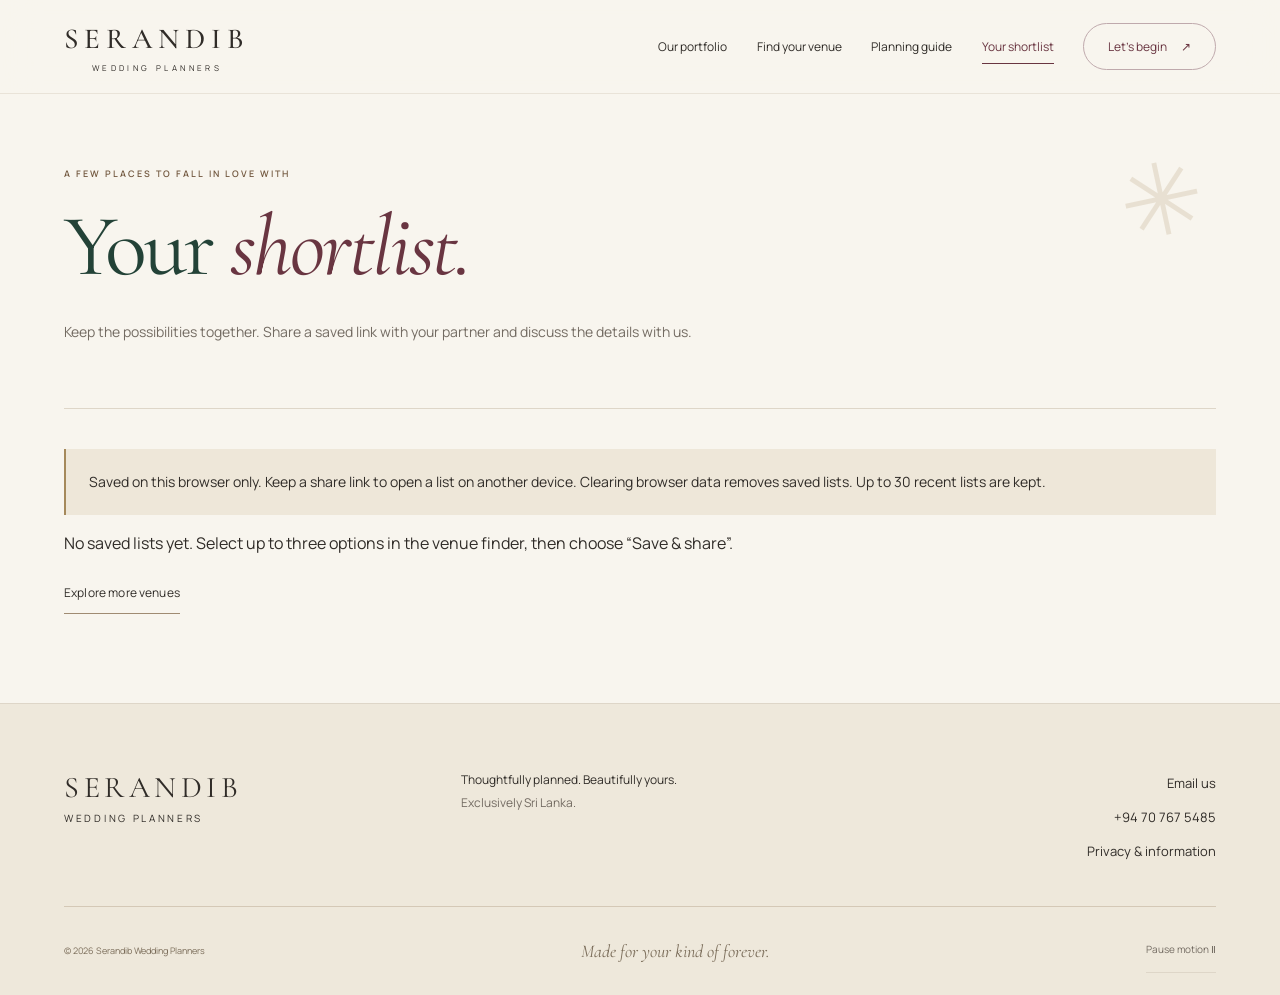
<file: shortlist.html>
<!doctype html><html lang="en"><head><meta charset="utf-8"><meta name="viewport" content="width=device-width,initial-scale=1"><title>Your wedding shortlist | Serandib Wedding Planners</title><meta name="description" content="Save and share your Sri Lankan wedding venue shortlist, with published package estimates and source details."><link rel="icon" type="image/svg+xml" href="data:image/svg+xml,%3Csvg xmlns='http://www.w3.org/2000/svg' viewBox='0 0 32 32'%3E%3Crect width='32' height='32' rx='16' fill='%234b172a'/%3E%3Ctext x='16' y='24' text-anchor='middle' font-family='Georgia' font-size='26' fill='%23fff7eb'%3ES%3C/text%3E%3C/svg%3E"><link rel="preconnect" href="https://fonts.googleapis.com"><link rel="preconnect" href="https://fonts.gstatic.com" crossorigin><link href="https://fonts.googleapis.com/css2?family=Cormorant+Garamond:ital,wght@0,400;0,500;0,600;1,400;1,500&family=Manrope:wght@400;500;600;700&display=swap" rel="stylesheet"><link rel="stylesheet" href="style.css"><link rel="stylesheet" href="portfolio.css"><link rel="stylesheet" href="platform.css"><meta property="og:site_name" content="Serandib Wedding Planners"><meta property="og:type" content="website"><meta name="robots" content="noindex,nofollow"><link rel="stylesheet" href="interface.css"><link rel="stylesheet" href="elegance.css?v=20261005-forever"><meta property="og:title" content="Your wedding shortlist | Serandib Wedding Planners"><meta property="og:description" content="Save and share your Sri Lankan wedding venue shortlist, with published package estimates and source details."></head><body class="platform-page"><a class="skip" href="#main">Skip to content</a><header><a class="brand" href="index.html" aria-label="Serandib Wedding Planners home"><span>SERANDIB</span><small>WEDDING PLANNERS</small></a><button class="menu" aria-expanded="false" aria-controls="nav">Menu</button><nav id="nav" aria-label="Main navigation"><a href="portfolio.html">Our portfolio</a><a href="venues.html">Find your venue</a><a href="planning.html">Planning guide</a><a href="shortlist.html">Your shortlist</a><a class="nav-cta" href="consultation.html">Let’s begin</a></nav></header><main id="main"><noscript><p class="notice">Interactive planning tools need JavaScript. You can still <a href="https://wa.me/94707675485">contact us on WhatsApp</a> or <a href="mailto:serandib.enquiries@gmail.com">email Serandib</a>.</p></noscript><section class="page-intro"><p class="eyebrow">A FEW PLACES TO FALL IN LOVE WITH</p><h1>Your <em>shortlist.</em></h1><p>Keep the possibilities together. Share a saved link with your partner and discuss the details with us.</p></section><section class="content-width"><div id="shortlist-content" aria-live="polite"><p>Loading your saved shortlists…</p></div><a class="text-link" href="venues.html">Explore more venues</a></section></main><footer><a class="brand" href="index.html"><span>SERANDIB</span><small>WEDDING PLANNERS</small></a><p>Thoughtfully planned. Beautifully yours.<br><span>Exclusively Sri Lanka.</span></p><div class="footer-links"><a href="mailto:serandib.enquiries@gmail.com">Email us</a><a href="tel:+94707675485">+94 70 767 5485</a><a href="privacy.html">Privacy & information</a></div><div class="footer-bottom"><small>© 2026 Serandib Wedding Planners</small><span>Made for your kind of forever.</span><button class="motion-control" type="button" data-motion-toggle hidden aria-pressed="false">Pause motion <span aria-hidden="true">Ⅱ</span></button></div></footer><div class="mobile-action"><a href="venues.html">Find a venue</a><a href="consultation.html">Plan with us</a></div><script src="platform.js" defer></script><script src="venue-data.js"></script><script src="venue-engine.js"></script><script src="shortlist.js" defer></script><script src="elegance.js?v=20261005-forever" defer></script></body></html>
</file>
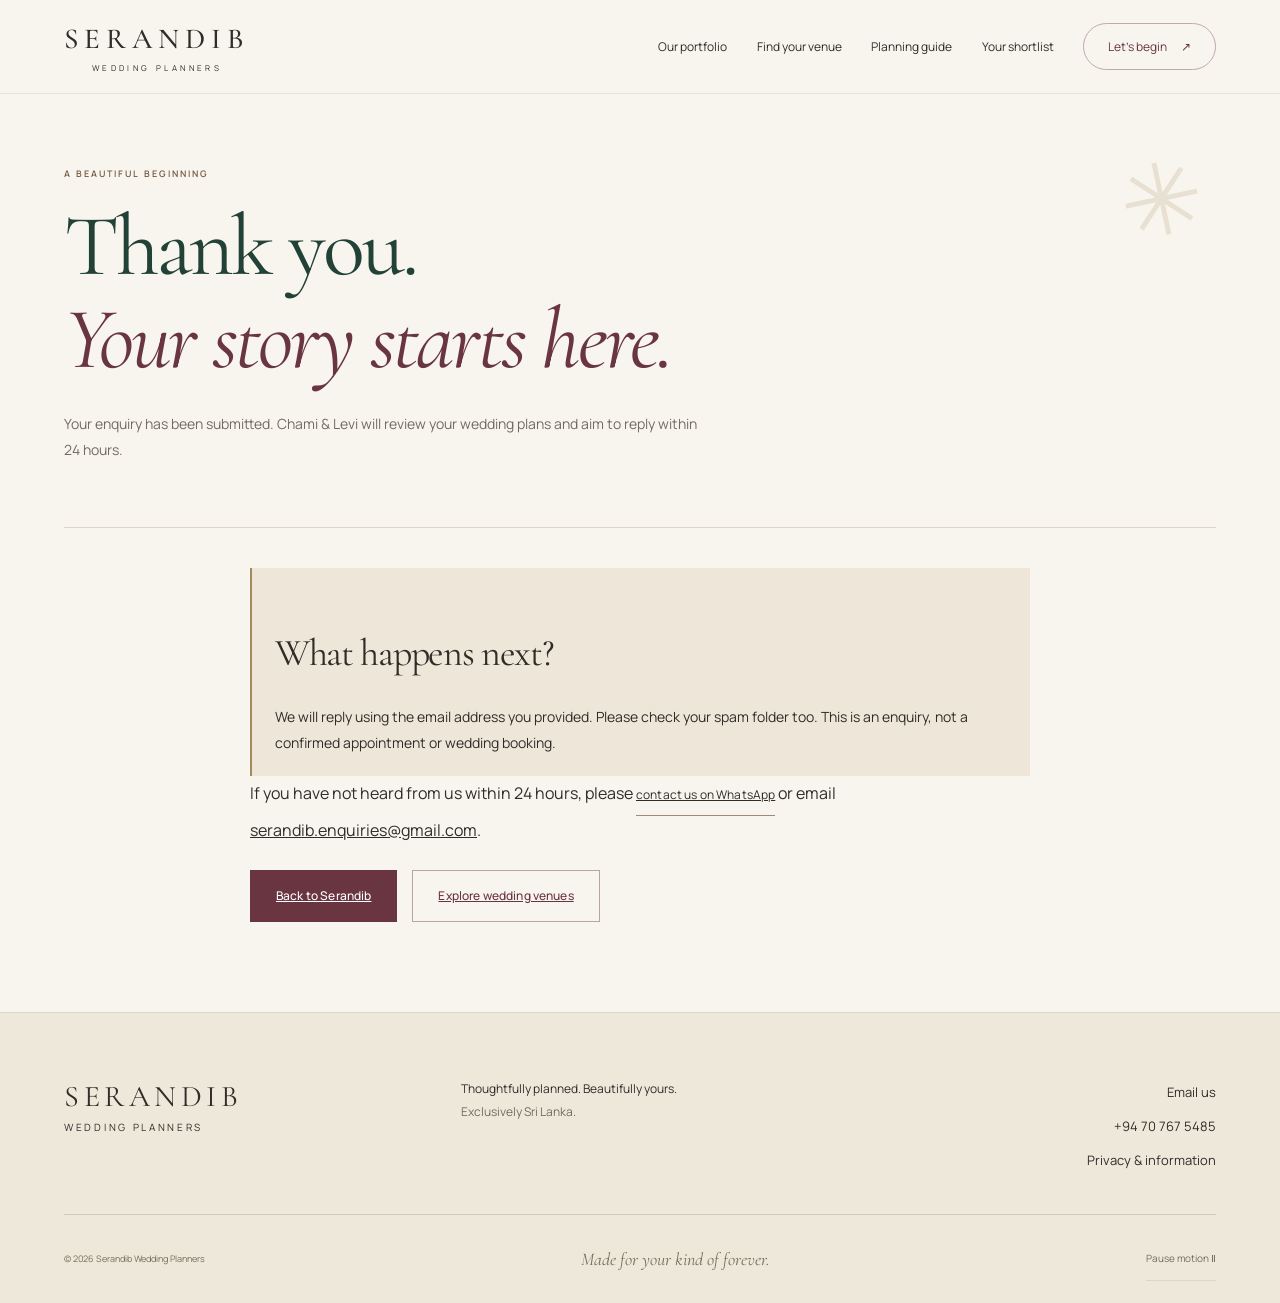
<file: thank-you.html>
<!doctype html><html lang="en"><head><meta charset="utf-8"><meta name="viewport" content="width=device-width,initial-scale=1"><title>Thank you | Serandib Wedding Planners</title><meta name="description" content="Thank you for submitting your Serandib wedding planning enquiry."><meta name="robots" content="noindex,follow"><link rel="icon" type="image/svg+xml" href="data:image/svg+xml,%3Csvg xmlns='http://www.w3.org/2000/svg' viewBox='0 0 32 32'%3E%3Crect width='32' height='32' rx='16' fill='%234b172a'/%3E%3Ctext x='16' y='24' text-anchor='middle' font-family='Georgia' font-size='26' fill='%23fff7eb'%3ES%3C/text%3E%3C/svg%3E"><link rel="preconnect" href="https://fonts.googleapis.com"><link rel="preconnect" href="https://fonts.gstatic.com" crossorigin><link href="https://fonts.googleapis.com/css2?family=Cormorant+Garamond:ital,wght@0,400;0,500;0,600;1,400;1,500&family=Manrope:wght@400;500;600;700&display=swap" rel="stylesheet"><link rel="stylesheet" href="style.css"><link rel="stylesheet" href="portfolio.css"><link rel="stylesheet" href="platform.css"><meta property="og:site_name" content="Serandib Wedding Planners"><meta property="og:type" content="website"><link rel="stylesheet" href="interface.css"><link rel="stylesheet" href="elegance.css?v=20261005-forever"></head><body class="platform-page"><a class="skip" href="#main">Skip to content</a><header><a class="brand" href="index.html" aria-label="Serandib Wedding Planners home"><span>SERANDIB</span><small>WEDDING PLANNERS</small></a><button class="menu" aria-expanded="false" aria-controls="nav">Menu</button><nav id="nav" aria-label="Main navigation"><a href="portfolio.html">Our portfolio</a><a href="venues.html">Find your venue</a><a href="planning.html">Planning guide</a><a href="shortlist.html">Your shortlist</a><a class="nav-cta" href="consultation.html">Let’s begin</a></nav></header><main id="main"><section class="page-intro"><p class="eyebrow">A BEAUTIFUL BEGINNING</p><h1>Thank you.<br><em>Your story starts here.</em></h1><p>Your enquiry has been submitted. Chami &amp; Levi will review your wedding plans and aim to reply within 24 hours.</p></section><section class="content-width reading"><div class="notice"><h2>What happens next?</h2><p>We will reply using the email address you provided. Please check your spam folder too. This is an enquiry, not a confirmed appointment or wedding booking.</p></div><p>If you have not heard from us within 24 hours, please <a class="text-link" href="https://wa.me/94707675485" target="_blank" rel="noopener">contact us on WhatsApp</a> or email <a href="mailto:serandib.enquiries@gmail.com">serandib.enquiries@gmail.com</a>.</p><div class="action-row"><a class="button" href="index.html">Back to Serandib</a><a class="outline-button" href="venues.html">Explore wedding venues</a></div></section></main><footer><a class="brand" href="index.html"><span>SERANDIB</span><small>WEDDING PLANNERS</small></a><p>Thoughtfully planned. Beautifully yours.<br><span>Exclusively Sri Lanka.</span></p><div class="footer-links"><a href="mailto:serandib.enquiries@gmail.com">Email us</a><a href="tel:+94707675485">+94 70 767 5485</a><a href="privacy.html">Privacy & information</a></div><div class="footer-bottom"><small>© 2026 Serandib Wedding Planners</small><span>Made for your kind of forever.</span><button class="motion-control" type="button" data-motion-toggle hidden aria-pressed="false">Pause motion <span aria-hidden="true">Ⅱ</span></button></div></footer><div class="mobile-action"><a href="venues.html">Find a venue</a><a href="consultation.html">Plan with us</a></div><script src="platform.js" defer></script><script src="elegance.js?v=20261005-forever" defer></script></body></html>
</file>
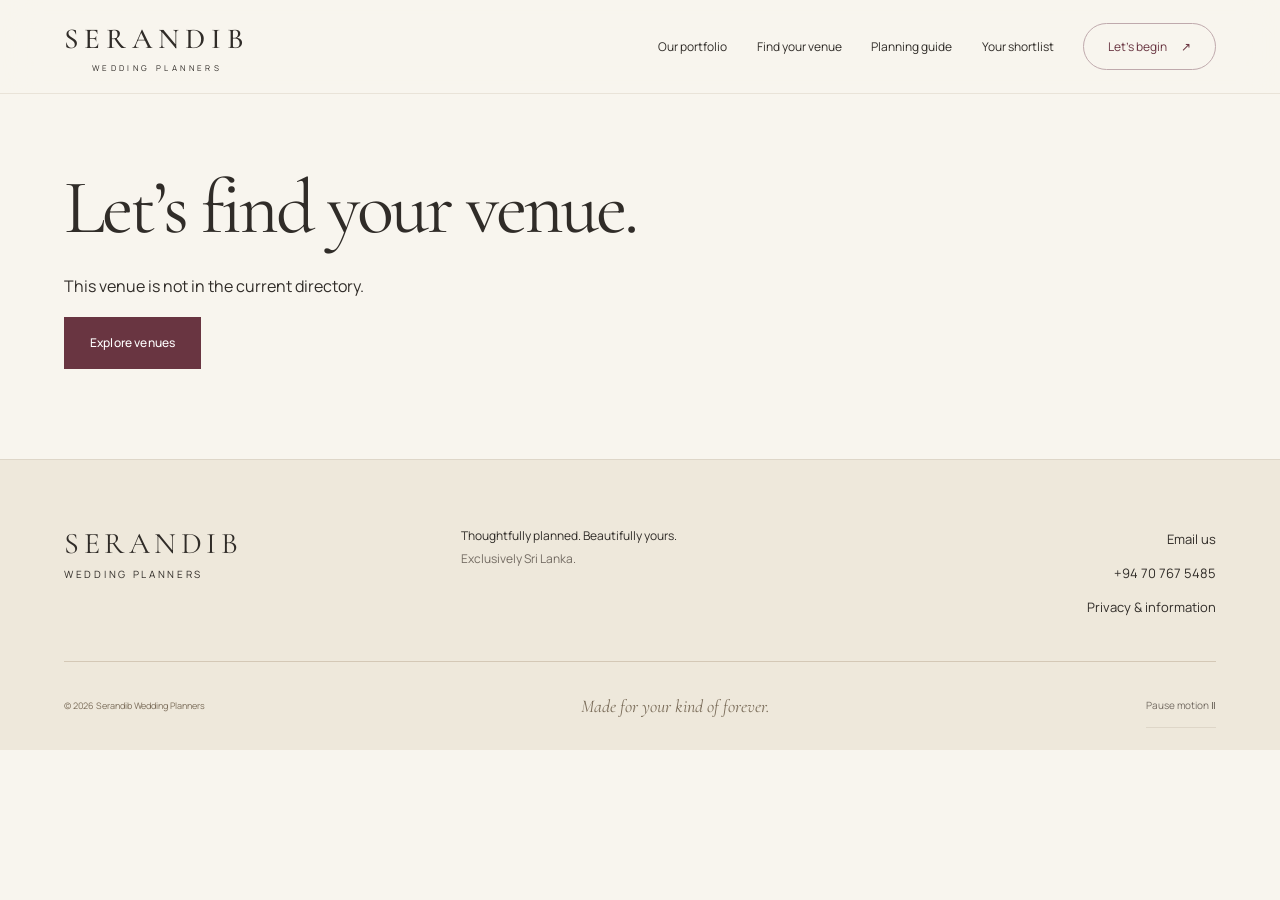
<file: venue.html>
<!doctype html><html lang="en"><head><meta charset="utf-8"><meta name="viewport" content="width=device-width,initial-scale=1"><title>Explore a Sri Lankan wedding venue | Serandib Wedding Planners</title><meta name="description" content="Personal wedding planning in Sri Lanka. Explore venues, create a shortlist and speak with Chami and Levi."><link rel="icon" type="image/svg+xml" href="data:image/svg+xml,%3Csvg xmlns='http://www.w3.org/2000/svg' viewBox='0 0 32 32'%3E%3Crect width='32' height='32' rx='16' fill='%234b172a'/%3E%3Ctext x='16' y='24' text-anchor='middle' font-family='Georgia' font-size='26' fill='%23fff7eb'%3ES%3C/text%3E%3C/svg%3E"><link rel="preconnect" href="https://fonts.googleapis.com"><link rel="preconnect" href="https://fonts.gstatic.com" crossorigin><link href="https://fonts.googleapis.com/css2?family=Cormorant+Garamond:ital,wght@0,400;0,500;0,600;1,400;1,500&family=Manrope:wght@400;500;600;700&display=swap" rel="stylesheet"><link rel="stylesheet" href="style.css"><link rel="stylesheet" href="portfolio.css"><link rel="stylesheet" href="platform.css"><meta property="og:site_name" content="Serandib Wedding Planners"><meta property="og:type" content="website"><link rel="stylesheet" href="interface.css"><link rel="stylesheet" href="elegance.css?v=20261005-forever"></head><body class="platform-page"><a class="skip" href="#main">Skip to content</a><header><a class="brand" href="index.html" aria-label="Serandib Wedding Planners home"><span>SERANDIB</span><small>WEDDING PLANNERS</small></a><button class="menu" aria-expanded="false" aria-controls="nav">Menu</button><nav id="nav" aria-label="Main navigation"><a href="portfolio.html">Our portfolio</a><a href="venues.html">Find your venue</a><a href="planning.html">Planning guide</a><a href="shortlist.html">Your shortlist</a><a class="nav-cta" href="consultation.html">Let’s begin</a></nav></header><main id="main"><noscript><p class="notice">Interactive planning tools need JavaScript. You can still <a href="https://wa.me/94707675485">contact us on WhatsApp</a> or <a href="mailto:serandib.enquiries@gmail.com">email Serandib</a>.</p></noscript><section id="venue-detail" class="content-width venue-detail" aria-live="polite"><p>Loading venue information…</p></section></main><footer><a class="brand" href="index.html"><span>SERANDIB</span><small>WEDDING PLANNERS</small></a><p>Thoughtfully planned. Beautifully yours.<br><span>Exclusively Sri Lanka.</span></p><div class="footer-links"><a href="mailto:serandib.enquiries@gmail.com">Email us</a><a href="tel:+94707675485">+94 70 767 5485</a><a href="privacy.html">Privacy & information</a></div><div class="footer-bottom"><small>© 2026 Serandib Wedding Planners</small><span>Made for your kind of forever.</span><button class="motion-control" type="button" data-motion-toggle hidden aria-pressed="false">Pause motion <span aria-hidden="true">Ⅱ</span></button></div></footer><div class="mobile-action"><a href="venues.html">Find a venue</a><a href="consultation.html">Plan with us</a></div><script src="platform.js" defer></script><script src="venue-data.js"></script><script src="venue-engine.js"></script><script src="venue-detail.js" defer></script><script src="elegance.js?v=20261005-forever" defer></script></body></html>
</file>
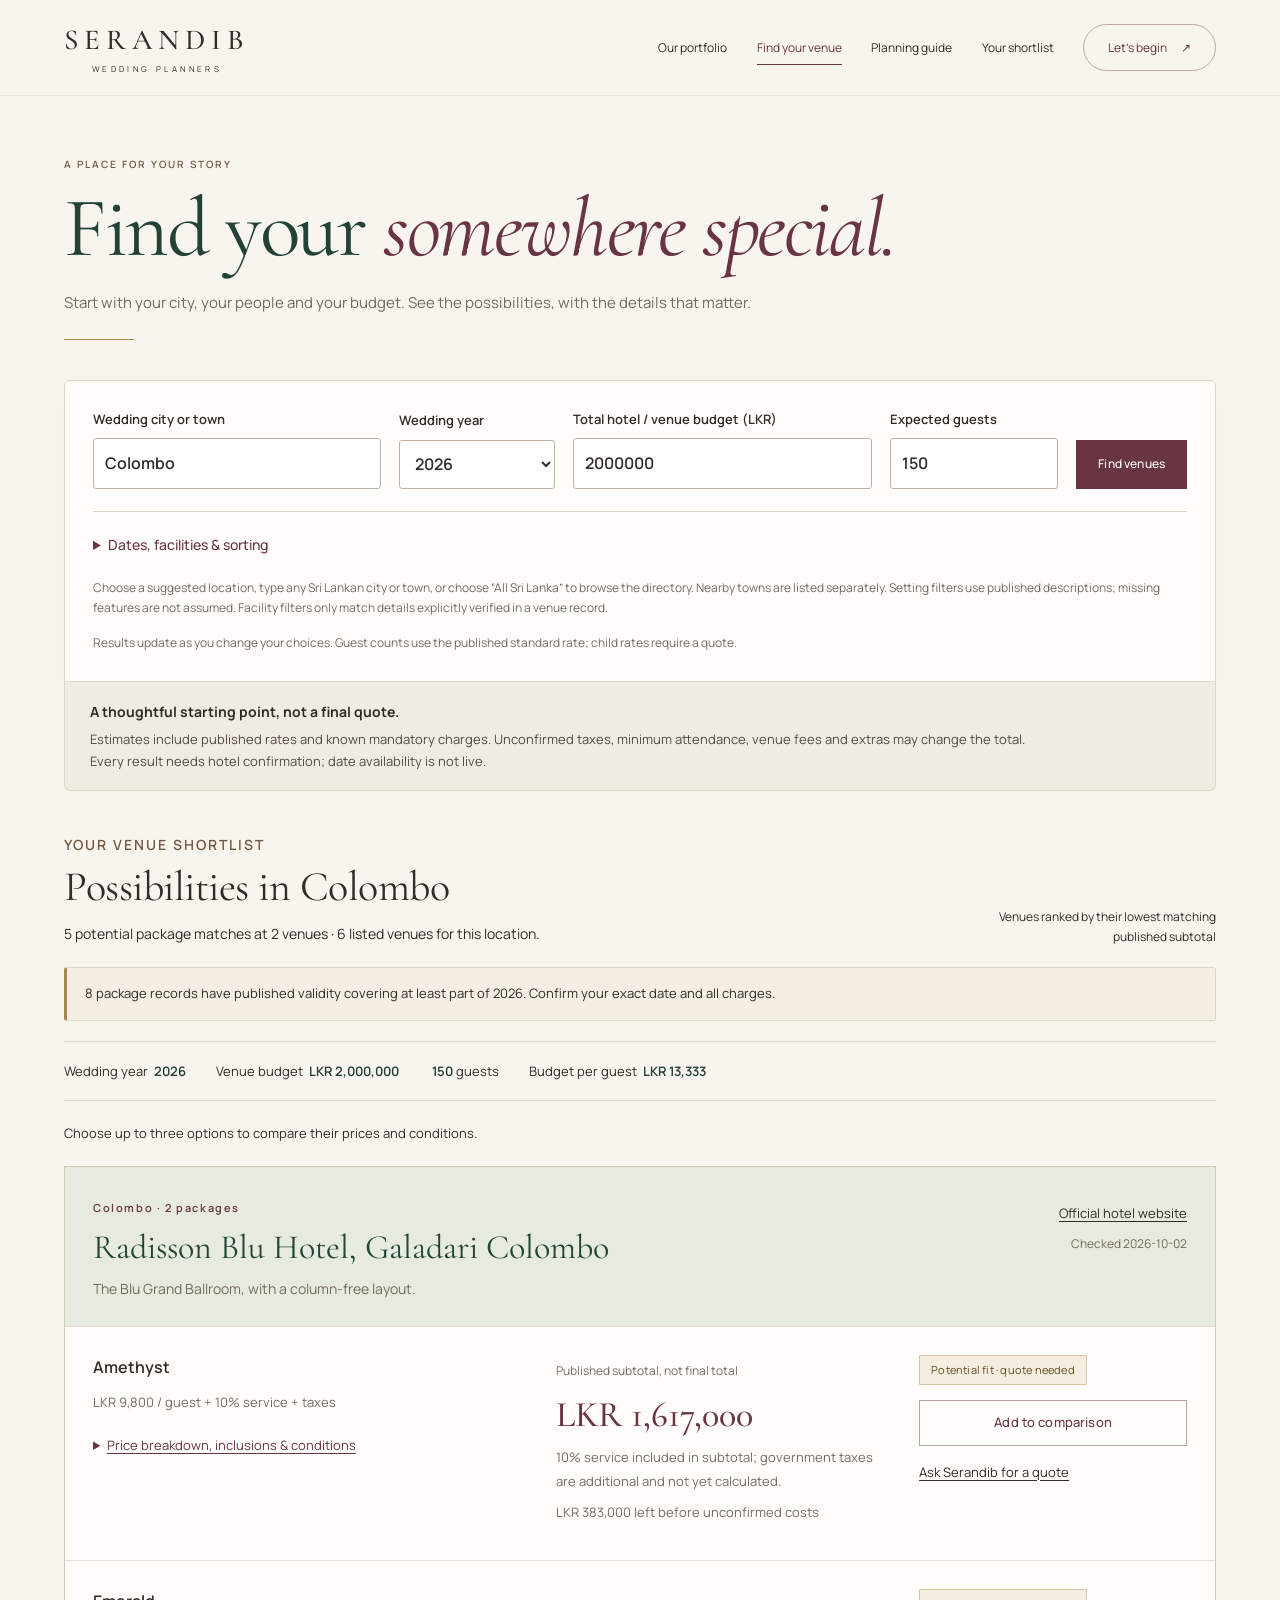
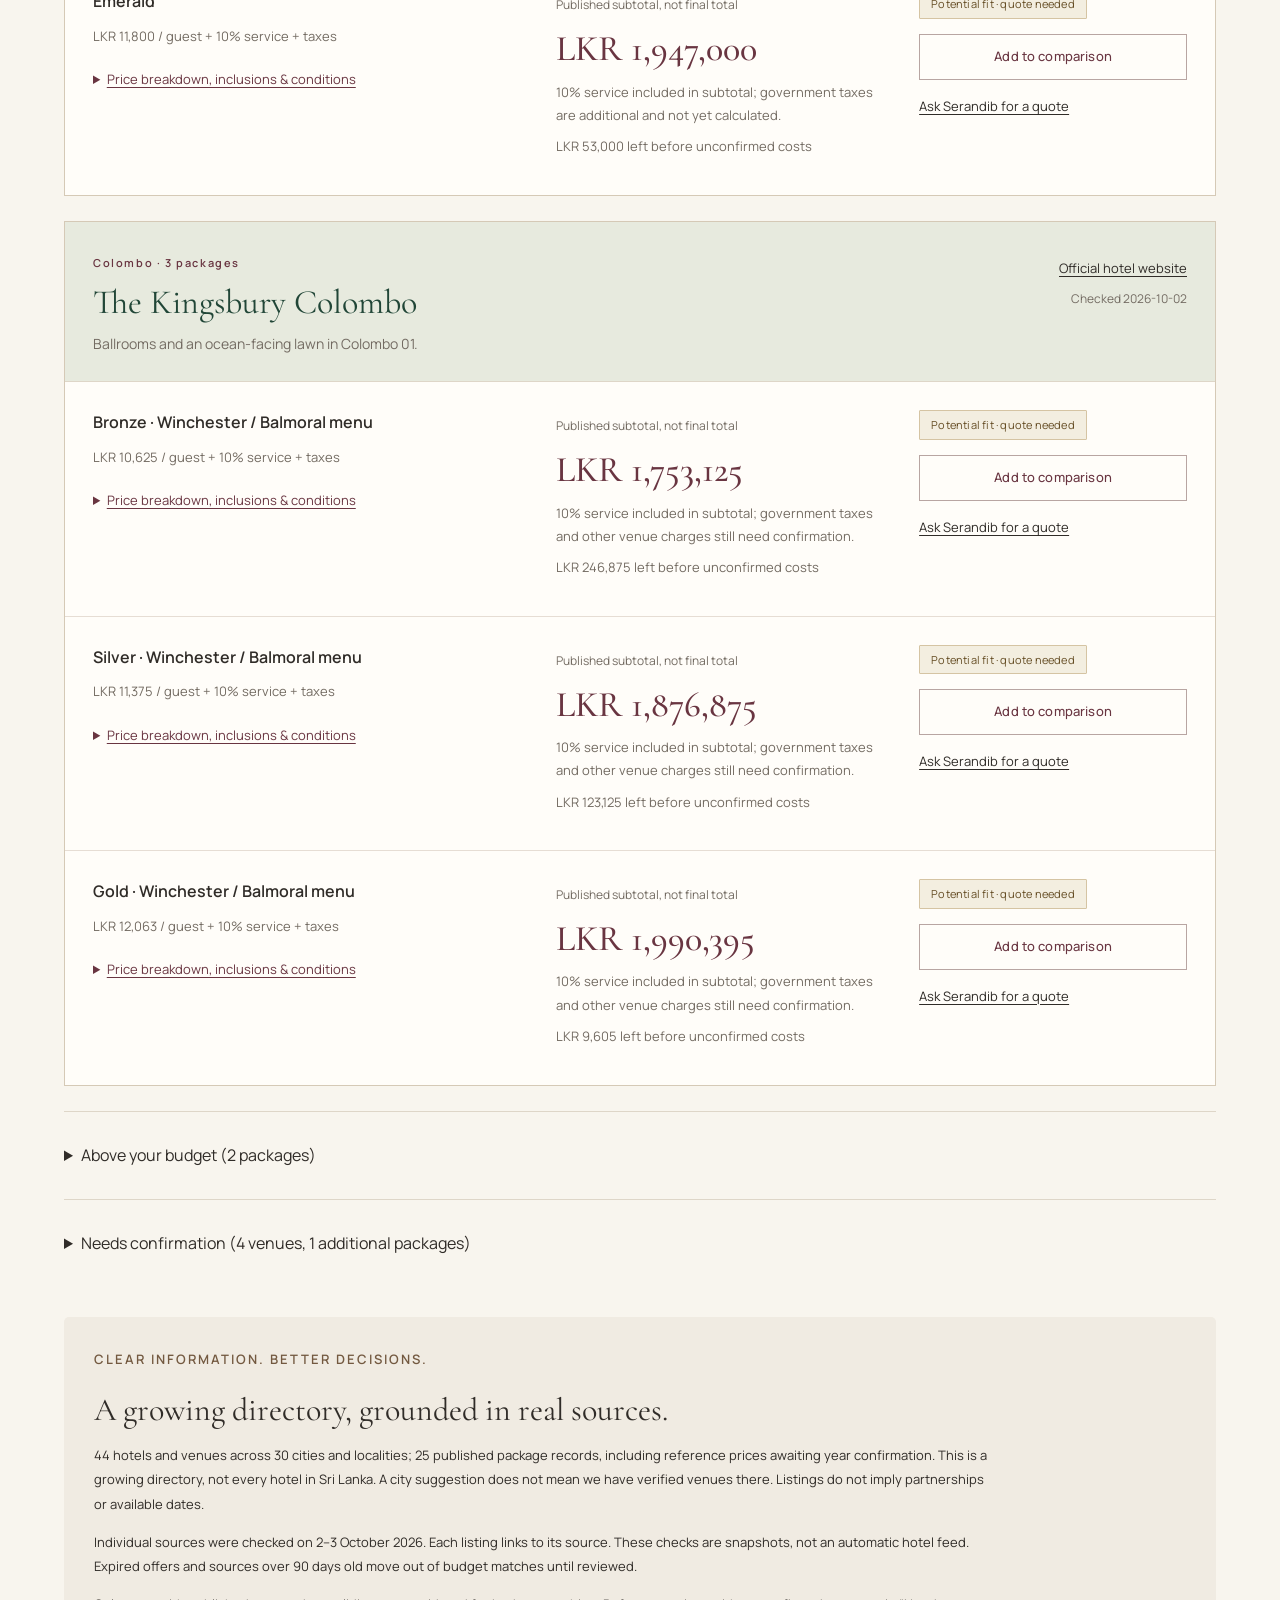
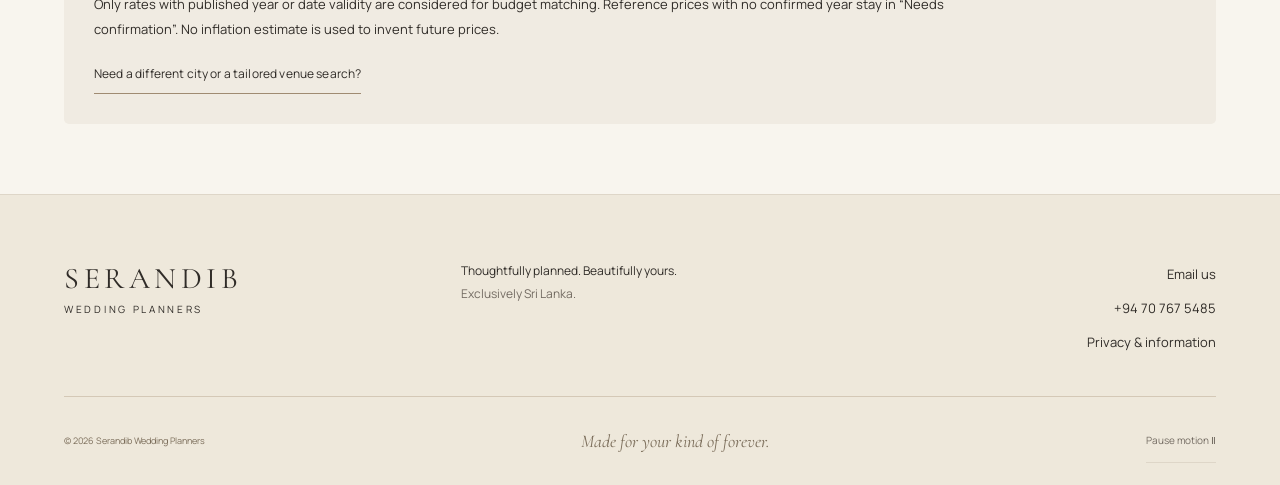
<file: venues.html>
<!doctype html><html lang="en"><head><meta charset="utf-8"><meta name="viewport" content="width=device-width,initial-scale=1"><title>Find your wedding venue | Serandib Wedding Planners</title><meta name="description" content="Explore Sri Lankan wedding venues by city, guest count and budget. Compare published package estimates, conditions and official hotel sources."><link rel="icon" type="image/svg+xml" href="data:image/svg+xml,%3Csvg xmlns='http://www.w3.org/2000/svg' viewBox='0 0 32 32'%3E%3Crect width='32' height='32' rx='16' fill='%234b172a'/%3E%3Ctext x='16' y='24' text-anchor='middle' font-family='Georgia' font-size='26' fill='%23fff7eb'%3ES%3C/text%3E%3C/svg%3E"><link rel="preconnect" href="https://fonts.googleapis.com"><link rel="preconnect" href="https://fonts.gstatic.com" crossorigin><link href="https://fonts.googleapis.com/css2?family=Cormorant+Garamond:ital,wght@0,400;0,500;0,600;1,400&family=Manrope:wght@400;500;600;700&display=swap" rel="stylesheet"><link rel="stylesheet" href="style.css"><link rel="stylesheet" href="venues.css"><script src="venue-data.js" defer></script><script src="venue-engine.js" defer></script><script src="venue-finder.js" defer></script><link rel="stylesheet" href="platform.css"><link rel="stylesheet" href="interface.css"><link rel="stylesheet" href="elegance.css?v=20261005-forever"></head><body class="venue-page"><a class="skip" href="#finder">Skip to venue finder</a><header><a class="brand" href="index.html" aria-label="Serandib Wedding Planners home"><span>SERANDIB</span><small>WEDDING PLANNERS</small></a><button class="menu" aria-expanded="false" aria-controls="nav">Menu</button><nav id="nav" aria-label="Main navigation"><a href="portfolio.html">Our portfolio</a><a href="venues.html">Find your venue</a><a href="planning.html">Planning guide</a><a href="shortlist.html">Your shortlist</a><a class="nav-cta" href="consultation.html">Let’s begin</a></nav></header><main><noscript><p class="notice">Interactive planning tools need JavaScript. You can still <a href="https://wa.me/94707675485">contact us on WhatsApp</a> or <a href="mailto:serandib.enquiries@gmail.com">email Serandib</a>.</p></noscript><div class="finder-intro"><p class="eyebrow">A PLACE FOR YOUR STORY</p><h1>Find your <em>somewhere special.</em></h1><p>Start with your city, your people and your budget. See the possibilities, with the details that matter.</p></div><section class="finder-shell" id="finder" aria-label="Venue finder"><form id="venue-filters" novalidate><div class="filter-grid"><label for="city">Wedding city or town<input id="city" name="city" list="city-options" value="Colombo" maxlength="100" autocomplete="off" required aria-describedby="city-help"><datalist id="city-options"></datalist></label><label for="year">Wedding year<select id="year" name="year"><option>2026</option><option>2027</option><option>2028</option></select></label><label for="budget">Total hotel / venue budget (LKR)<input id="budget" name="budget" type="number" min="1" max="1000000000" step="1" value="2000000" inputmode="numeric" required></label><label for="guests">Expected guests<input id="guests" name="guests" type="number" min="1" max="10000" step="1" value="150" inputmode="numeric" required></label><button class="button" type="submit">Find venues</button></div><details class="refine"><summary>Dates, facilities & sorting</summary><div class="secondary-filters"><label for="wedding-date">Wedding date <span>(optional)</span><input type="date" id="wedding-date" name="date"></label><label for="reserve">Extra-cost allowance (LKR)<input type="number" id="reserve" name="reserve" min="0" max="1000000000" step="1" value="0" inputmode="numeric"><small>Money you choose to set aside for unconfirmed taxes, venue fees or extras. This is not a tax calculation.</small></label><label class="check-label"><input type="checkbox" id="special-days" checked> Include Sunday / Poya-only offers, subject to date confirmation</label></div><div class="extra-preferences"><label>Venue setting mentioned in source<select id="venue-setting"><option value="">Any setting</option><option value="indoor">Indoor / ballroom</option><option value="outdoor">Outdoor / garden / beach</option></select></label><label>Required facility<select id="venue-facility"><option value="">No facility filter</option><option value="parking">Verified parking</option><option value="accommodation">Verified accommodation</option><option value="accessible">Verified accessible access</option><option value="ceremony">Verified ceremony facilities</option></select></label><label>Order results<select id="sort-order"><option value="price">Lowest published subtotal</option><option value="name">Hotel name A–Z</option></select></label></div></details><p class="filter-helper" id="city-help">Choose a suggested location, type any Sri Lankan city or town, or choose “All Sri Lanka” to browse the directory. Nearby towns are listed separately. Setting filters use published descriptions; missing features are not assumed. Facility filters only match details explicitly verified in a venue record.</p><p class="filter-helper">Results update as you change your choices. Guest counts use the published standard rate; child rates require a quote.</p><p id="filter-error" role="alert" hidden></p></form><div class="estimate-note"><strong>A thoughtful starting point, not a final quote.</strong><p>Estimates include published rates and known mandatory charges. Unconfirmed taxes, minimum attendance, venue fees and extras may change the total. Every result needs hotel confirmation; date availability is not live.</p></div></section><section class="results-shell" aria-labelledby="results-title"><div class="results-heading"><div><p class="eyebrow">YOUR VENUE SHORTLIST</p><h2 id="results-title">Possibilities in Colombo</h2><p id="result-summary" role="status" aria-live="polite"></p></div><div class="sort-note">Lowest published subtotal first<br><small>Venues ranked by their least expensive matching package</small></div></div><p id="year-coverage" class="year-coverage" role="status"></p><div id="budget-summary" class="budget-strip"></div><p id="comparison-status" role="status" class="comparison-status"></p><div id="matching-results"></div><div id="shortlist-dock" class="shortlist-dock" hidden><span id="dock-count"></span><a href="#comparison" class="outline-button">Compare choices</a><button type="button" class="button" id="save-shortlist">Save & share</button><span id="save-status" role="status"></span></div><section id="comparison" class="comparison" hidden aria-labelledby="comparison-title"><div class="comparison-heading"><div><p class="eyebrow">SIDE BY SIDE</p><h2 id="comparison-title">Compare your favourites.</h2></div><button id="clear-comparison" type="button" class="outline-button">Clear comparison</button></div><p>Select up to three packages. Scroll across the table on smaller screens.</p><div id="comparison-table" class="table-scroll" role="region" aria-label="Package comparison" tabindex="0"></div><a class="button" id="shortlist-enquiry" target="_blank" rel="noopener">Discuss this shortlist on WhatsApp</a><p class="small-note">Opens a draft message to Serandib. You review and send it yourself.</p></section><details class="more-results" id="above-budget"><summary id="above-title">Above your budget</summary><div id="above-results"></div></details><details class="more-results" id="quote-required"><summary id="quote-title">Venues & packages that need a quote</summary><p>These are not budget matches. A price, capacity, date restriction or current rate still needs confirmation.</p><div id="quote-results"></div></details><div class="coverage"><p class="eyebrow">CLEAR INFORMATION. BETTER DECISIONS.</p><h3>A growing directory, grounded in real sources.</h3><p id="coverage-description"></p><p>Individual sources were checked on 2–3 October 2026. Each listing links to its source. These checks are snapshots, not an automatic hotel feed. Expired offers and sources over 90 days old move out of budget matches until reviewed.</p><p>Only rates with published year or date validity are considered for budget matching. Reference prices with no confirmed year stay in “Needs confirmation”. No inflation estimate is used to invent future prices.</p><a href="index.html#enquire" class="text-link">Need a different city or a tailored venue search?</a></div></section><noscript><p class="noscript">Enable JavaScript to calculate package estimates, or <a href="https://wa.me/94707675485">message Serandib on WhatsApp</a>.</p></noscript></main><footer><a class="brand" href="index.html"><span>SERANDIB</span><small>WEDDING PLANNERS</small></a><p>Thoughtfully planned. Beautifully yours.<br><span>Exclusively Sri Lanka.</span></p><div class="footer-links"><a href="mailto:serandib.enquiries@gmail.com">Email us</a><a href="tel:+94707675485">+94 70 767 5485</a><a href="privacy.html">Privacy & information</a></div><div class="footer-bottom"><small>© 2026 Serandib Wedding Planners</small><span>Made for your kind of forever.</span><button class="motion-control" type="button" data-motion-toggle hidden aria-pressed="false">Pause motion <span aria-hidden="true">Ⅱ</span></button></div></footer><div class="mobile-action"><a href="venues.html">Find a venue</a><a href="consultation.html">Plan with us</a></div><script src="platform.js" defer></script><script src="elegance.js?v=20261005-forever" defer></script></body></html>
</file>
<file: style.css>
:root{--wine:#4b172a;--paper:#faf7f1;--ink:#2d2726;--muted:#69605e;--gold:#a58750;--line:#d9cec5}*{box-sizing:border-box}html{scroll-behavior:smooth;scroll-padding-top:100px}body{margin:0;background:var(--paper);color:var(--ink);font:16px/1.75 'Manrope',sans-serif}a{color:inherit;text-decoration:none}button,input,select,textarea{font:inherit}button,a,input,select,textarea{outline-offset:5px}button{cursor:pointer}h1,h2,h3,p{margin-top:0}h1,h2,h3{font-family:'Cormorant Garamond',Georgia,serif;font-weight:400;line-height:1.04}h1{font-size:clamp(64px,6.7vw,110px);letter-spacing:-3px;margin:24px 0}h2{font-size:clamp(44px,4.2vw,68px);letter-spacing:-1.5px;margin-bottom:30px}h3{font-size:36px}em{font-weight:400}header{height:112px;padding:0 5%;display:flex;align-items:center;justify-content:space-between;background:var(--paper);border-bottom:1px solid var(--line)}.brand{display:flex;flex-direction:column;align-items:center;line-height:1.2}.brand span{font:32px 'Cormorant Garamond',Georgia,serif;letter-spacing:5px}.brand small{font-size:10px;letter-spacing:3.3px;margin-top:6px}nav{display:flex;gap:34px;align-items:center;font-size:14px}nav a:hover,.text-link:hover{color:var(--gold)}.nav-cta{border:1px solid var(--wine);padding:10px 25px;color:var(--wine)}.menu{display:none}.hero{display:grid;grid-template-columns:48% 52%;padding:28px 3% 0 5%}.hero-copy{padding:60px 9% 45px 0;align-self:center}.eyebrow{font-size:12px;letter-spacing:2.2px;font-weight:600;line-height:1.8}.intro{max-width:440px;color:var(--muted);margin-bottom:28px}.button{display:inline-block;background:var(--wine);color:white;padding:16px 26px;border:1px solid var(--wine);font-size:14px;letter-spacing:.3px;transition:background .2s}.button:hover{background:#672d42}.quiet{font-size:12px;color:var(--muted);margin:18px 0 0}.hero-photo{position:relative;min-height:610px;background:#20433b;overflow:hidden;border-radius:46% 46% 0 0}.hero-photo img{width:100%;height:100%;position:absolute;object-fit:cover}.hero-photo:after{content:'';position:absolute;inset:55% 0 0;background:linear-gradient(transparent,#14291ed9)}.photo-note{position:absolute;left:8%;bottom:65px;z-index:1;color:#fff8e9;font:35px/1.1 'Cormorant Garamond',Georgia,serif}.caption{position:absolute;bottom:24px;left:8%;color:white;font-size:10px;letter-spacing:1.5px;z-index:1}.hero-bottom{grid-column:1/-1;display:flex;justify-content:space-between;padding:26px 2% 26px 0;font-size:11px;letter-spacing:1.8px;border-bottom:1px solid var(--line)}.hero-bottom a{letter-spacing:0;font-size:13px}.section{padding:100px 7%}.split{display:grid;grid-template-columns:1.2fr 1fr;gap:10%;align-items:start}.split>p{max-width:430px}.split p,.principles p,.service-grid p,.steps p,.founders p,.faq p{color:var(--muted)}.text-link{font-size:14px;border-bottom:1px solid var(--gold);padding-bottom:6px}.principles{display:grid;grid-template-columns:repeat(3,1fr);gap:6%;margin-top:65px;border-top:1px solid var(--line);padding-top:35px}.principles span{font-size:11px;letter-spacing:1.4px;color:var(--wine)}.principles h3{margin:18px 0}.principles p{font-size:14px}.services{background:#eee8df}.section-head{display:flex;justify-content:space-between;align-items:center;gap:50px;margin-bottom:30px}.section-head>p{max-width:380px;font-size:14px;color:var(--muted)}.service-grid{display:grid;grid-template-columns:repeat(3,1fr);border:1px solid #c6b9ae}.service-grid article{padding:40px 30px;display:flex;flex-direction:column}.service-grid article+article{border-left:1px solid #c6b9ae}.service-grid h3{font-size:43px;margin:15px 0 24px}.service-grid p,.service-grid li{font-size:14px}.service-grid ul{list-style:none;padding:12px 0 24px;margin:0}.service-grid li{padding:7px 0;border-bottom:1px solid #dbd0c6}.service-grid .text-link{align-self:start;margin-top:auto}.service-foot{font-size:12px;color:var(--muted);max-width:800px;margin:25px 0 0}.destination-tabs{display:flex;border-bottom:1px solid var(--line);margin-top:35px;gap:40px}.destination-tabs button{border:0;background:none;padding:17px 0;color:var(--muted);font-size:15px}.destination-tabs button[aria-selected=true]{border-bottom:2px solid var(--wine);color:var(--wine)}.setting{display:grid;grid-template-columns:1.3fr 1fr;gap:10%;padding:45px 0 15px;min-height:250px}.setting h3{font-size:42px;margin:15px 0}.setting p{max-width:570px}.setting-detail{border-left:1px solid var(--line);padding-left:35px}.image-disclosure{font-size:12px;color:var(--muted);max-width:850px;margin-bottom:0}.traditions{background:#173d35;color:#fff7e9;text-align:center}.traditions .eyebrow{color:#d9c59e}.traditions p:not(.eyebrow){max-width:760px;margin:25px auto 0;color:#d7dfd4}.steps{display:grid;grid-template-columns:repeat(4,1fr);gap:4%;border-top:1px solid var(--line);padding-top:35px}.steps span{font:italic 36px 'Cormorant Garamond',serif;color:var(--gold)}.steps h3{font-size:32px;margin:25px 0 18px}.steps p{font-size:14px}.founders{display:grid;grid-template-columns:.85fr 1.1fr;gap:12%;background:#ede6dd;align-items:center}.founder-mark{border:1px solid #bbae9b;border-radius:50% 50% 0 0;min-height:380px;display:flex;flex-direction:column;align-items:center;justify-content:center;font:italic 180px 'Cormorant Garamond',serif;color:var(--wine)}.founder-mark span{font:12px 'Manrope',sans-serif;letter-spacing:4px;margin-top:20px}.signature{font:italic 34px 'Cormorant Garamond',serif;margin:30px 0 5px;color:var(--wine)!important}.faq{display:grid;grid-template-columns:1fr 1.2fr;gap:9%}.faq details{border-bottom:1px solid var(--line);padding:22px 0}.faq summary{font-size:15px;cursor:pointer;list-style:none;position:relative;padding-right:35px}.faq summary:after{content:'+';position:absolute;right:0;font-size:22px;color:var(--wine)}.faq details[open] summary:after{content:'−'}.faq details p{font-size:14px;margin:20px 25px 0 0}.enquire{display:grid;grid-template-columns:1fr 1.15fr;gap:9%;background:var(--wine);color:var(--paper)}.enquire .eyebrow{color:#dfc6ae}.enquire h2{font-size:clamp(48px,4.8vw,78px)}.enquire .quiet{color:#dec6cc}.contact{display:inline-block;border-bottom:1px solid #c4939d;font-size:14px;margin-top:24px}.form-row{display:grid;grid-template-columns:1fr 1fr;gap:24px}label{display:block;font-size:12px;letter-spacing:.3px;margin-bottom:20px}input,select,textarea{display:block;width:100%;border:0;border-bottom:1px solid #a27282;background:transparent;border-radius:0;color:white;padding:11px 0;font-size:14px;resize:vertical}input::placeholder,textarea::placeholder{color:#d2b8c0;opacity:1}select option{background:var(--wine)}.light{background:var(--paper);color:var(--wine);border-color:var(--paper);width:100%;margin-top:12px}.light:hover{background:#e9dccc}.form-note,#form-status{font-size:12px;line-height:1.6;color:#dec6cc;margin-top:15px}footer{padding:45px 5%;display:flex;align-items:center;justify-content:space-between;gap:30px}footer p{font-size:13px;margin:0}footer p span,footer>small{color:var(--muted);font-size:12px}footer>a:not(.brand){font-size:14px;text-decoration:underline}.skip{position:fixed;left:20px;top:-100px;background:white;padding:10px;z-index:100}.skip:focus{top:10px}@media(min-width:1600px){body{max-width:1800px;margin:auto}}@media(max-width:950px){header{height:90px}.menu{display:block;background:none;border:1px solid var(--line);padding:8px 14px;color:var(--wine)}nav{display:none;position:absolute;top:90px;left:0;right:0;padding:25px 5%;background:var(--paper);z-index:10;flex-wrap:wrap;gap:22px}nav.open{display:flex}.hero-copy{padding-top:30px}h1{font-size:68px}.hero-photo{min-height:540px}.section{padding:75px 6%}.service-grid article{padding:28px 20px}.service-grid h3{font-size:36px}.steps{grid-template-columns:1fr 1fr;gap:35px}.split{gap:5%}.enquire{gap:6%}.form-row{grid-template-columns:1fr;gap:0}footer{flex-wrap:wrap}}@media(max-width:650px){header{padding:0 6%}.brand span{font-size:27px}.brand small{font-size:9px}.hero{grid-template-columns:1fr;padding:0 6%}.hero-copy{padding:40px 0 32px}.hero .eyebrow{font-size:10px;letter-spacing:1.4px}h1{font-size:70px;letter-spacing:-2px}.hero-photo{min-height:450px;border-radius:46% 46% 0 0}.hero-bottom{display:block;padding:22px 0}.hero-bottom a{display:block;margin-top:10px}.intro{font-size:15px}.photo-note{font-size:32px}.section{padding:60px 6%}.split,.setting,.founders,.faq,.enquire{grid-template-columns:1fr;gap:25px}.principles{grid-template-columns:1fr;gap:25px;margin-top:35px}.principles h3{margin:12px 0}.section-head{display:block}.service-grid{grid-template-columns:1fr}.service-grid article{padding:30px}.service-grid article+article{border-left:0;border-top:1px solid #c6b9ae}.service-grid h3 br{display:none}.destination-tabs{gap:20px;justify-content:space-between}.destination-tabs button{font-size:13px}.setting{padding-top:30px}.setting-detail{padding-left:20px}.steps{grid-template-columns:1fr 1fr;gap:22px}.steps h3{font-size:28px}.founder-mark{min-height:270px;font-size:140px;max-width:320px;width:100%;margin:0 auto 15px}.faq{gap:0}.enquire h2{font-size:62px}.form-row{grid-template-columns:1fr}.enquire form{margin-top:15px}.button{padding:15px 20px}footer{display:grid;grid-template-columns:1fr 1fr;gap:30px}.brand{align-items:flex-start}footer>small{grid-column:1/-1}.hero-bottom span{font-size:10px}h2{font-size:47px}}@media(prefers-reduced-motion:reduce){html{scroll-behavior:auto}*{transition:none!important}}

.venue-hero-link{display:inline-block;margin:18px 0 0 0}.hero-copy>.button{margin-right:15px}
</file>
<file: portfolio.css>
/* An editorial photo story: original proportions, generous space, quiet motion. */
.portfolio{overflow:hidden}.folio-intro{text-align:center;padding:110px 6% 85px}.folio-intro h2{font-size:clamp(50px,6.2vw,92px)}.folio-intro>p:not(.eyebrow){color:var(--muted);font-size:14px}.folio-rule{display:block;width:1px;height:60px;background:var(--gold);margin:35px auto}.folio-intro .folio-hint{font-size:11px;letter-spacing:1px}.folio-chapter{padding:85px 8% 110px}.folio-chapter-heading{max-width:610px;margin-bottom:60px}.folio-chapter-heading h3,.folio-end h3{font-size:clamp(44px,5vw,76px);margin:22px 0}.folio-chapter-heading>p:last-child{font-size:14px}.folio-garden{background:#17352d;color:#f8f2e7}.folio-garden .eyebrow{color:#d7bf91}.folio-garden-grid{display:grid;grid-template-columns:repeat(12,minmax(0,1fr));column-gap:4%;row-gap:70px}.folio-photo{margin:0;min-width:0}.folio-photo a{position:relative;display:block;outline-offset:8px}.folio-photo img{display:block;width:100%;height:auto;transition:filter .6s ease;box-shadow:0 15px 38px #00000012}.folio-photo a:hover img{filter:brightness(1.04)}.folio-lead{grid-column:1/8;grid-row:1}.folio-offset{grid-column:9/13;grid-row:1;align-self:end;transform:translateY(95px)}.folio-walk{grid-column:2/7;grid-row:2;margin-top:90px}.folio-detail{grid-column:8/12;grid-row:2;align-self:center;margin-top:170px}.folio-photo figcaption{display:flex;justify-content:space-between;gap:12px;padding-top:16px;font-size:11px;letter-spacing:.4px}.folio-photo figcaption span:last-child{font-size:9px;white-space:nowrap;opacity:.65}.folio-view{position:absolute;bottom:18px;right:18px;background:#faf7f1ed;color:#342822;padding:9px 15px;font-size:10px;letter-spacing:1px;opacity:0;transform:translateY(6px);transition:opacity .3s,transform .3s}.folio-open:hover .folio-view,.folio-open:focus-visible .folio-view{opacity:1;transform:none}.folio-ivory{background:#fff}.folio-ivory .folio-chapter-heading{margin:0 auto 65px;text-align:center}.folio-ivory-grid{display:grid;grid-template-columns:1fr 1.2fr 1fr;gap:5%;align-items:center}.folio-embrace{margin-top:95px}.folio-gold{margin-top:210px}.folio-ivory img,.folio-colour img{box-shadow:none}.folio-colour{background:#f1e7e3}.folio-colour-grid{display:grid;grid-template-columns:5fr 7fr;gap:8%;align-items:center}.folio-blush-story{padding-top:100px}.folio-quote{font:38px/1.2 'Cormorant Garamond',Georgia,serif;color:var(--wine);margin:55px 0 0}.folio-end{padding:90px 6%;text-align:center}.folio-end h3{margin-bottom:35px}.folio-dialog{position:fixed;inset:0;width:100vw;max-width:none;height:100dvh;max-height:none;padding:22px 4%;border:0;background:#14271ff7;color:#fff7eb}.folio-dialog[open]{display:flex;flex-direction:column}.folio-dialog::backdrop{background:#14271f}.folio-dialog-top,.folio-dialog-bottom{display:flex;align-items:center;justify-content:space-between;gap:18px;flex-shrink:0}.folio-dialog-top p{font-size:11px;letter-spacing:2px;margin:0}.folio-dialog button{background:transparent;border:1px solid #a6ada0;color:#fff7eb;font-size:12px;padding:10px 16px;min-height:44px}.folio-dialog button:hover{background:#ffffff18}.folio-stage{flex:1;min-height:0;display:flex;align-items:center;justify-content:center;padding:20px 0}.folio-stage img{width:100%;height:100%;object-fit:contain}.folio-dialog-bottom p{margin:0;text-align:center;font:24px/1.2 'Cormorant Garamond',Georgia,serif}.folio-scroll-locked{overflow:hidden}.folio-pending{opacity:0;translate:0 30px}.folio-visible{opacity:1;translate:0 0;transition:opacity 900ms ease,translate 1100ms cubic-bezier(.2,.7,.3,1)}
@media(min-width:951px) and (max-width:1150px){nav{gap:18px;font-size:12px}}
@media(max-width:750px){.folio-intro{padding:75px 6% 50px}.folio-chapter{padding:60px 6% 75px}.folio-chapter-heading{margin-bottom:35px}.folio-garden-grid{column-gap:6%;row-gap:45px}.folio-lead{grid-column:1/10}.folio-offset{grid-column:5/13;grid-row:2;transform:none}.folio-walk{grid-column:1/10;grid-row:3;margin-top:0}.folio-detail{grid-column:4/13;grid-row:4;margin-top:0}.folio-ivory-grid{grid-template-columns:repeat(12,minmax(0,1fr));gap:45px 0}.folio-embrace{grid-column:1/10;margin:0}.folio-kiss{grid-column:4/13}.folio-gold{grid-column:2/12;margin:0}.folio-colour-grid{grid-template-columns:1fr;gap:45px}.folio-crimson{width:85%}.folio-blush-story{padding:0}.folio-quote{font-size:32px;margin-top:35px;text-align:center}.folio-view{opacity:1;transform:none;bottom:10px;right:10px;padding:6px 10px;font-size:9px}.folio-photo figcaption{font-size:10px}.folio-dialog{padding:15px 4%}.folio-dialog-bottom{gap:10px}.folio-dialog-bottom p{font-size:19px}.folio-dialog button{padding:9px 12px}.folio-end{padding:60px 6%}}
@media(prefers-reduced-motion:reduce){.folio-pending{opacity:1;translate:none}.folio-visible{transition:none;translate:none}}

/* Immersive scenes: portraits share the page's colour and breathing room. */
.portfolio{background:#f8f4eb}.folio-intro{position:relative;background:radial-gradient(ellipse at 50% 85%,#e8dace88,transparent 65%);padding-bottom:100px}.folio-intro h2{font-size:clamp(60px,8vw,116px)}.folio-intro .folio-rule{height:80px}.folio-chapter-heading h3{letter-spacing:-1.8px}.folio-photo img{box-shadow:none}.folio-photo figcaption{display:none}.folio-photo a{transition:translate 1s ease}.folio-view{background:transparent;border-bottom:1px solid currentColor;padding:5px 0;right:20px;bottom:14px;letter-spacing:1.5px;color:inherit}.folio-garden{position:relative;background:radial-gradient(ellipse at 90% 55%,#36533a,transparent 65%),#142e26;padding-top:110px;padding-bottom:140px}.folio-garden:before{content:'Rooted in love';position:absolute;top:150px;right:-25px;font:italic clamp(70px,10vw,160px)/1 'Cormorant Garamond',serif;color:#f4ead510;writing-mode:vertical-rl;pointer-events:none}.folio-garden-grid{gap:65px 4%}.folio-garden .folio-open{border-radius:48% 48% 2px 2px;overflow:hidden}.folio-garden .folio-view{color:white;text-shadow:0 2px 7px #000}.folio-lead{grid-column:1/8}.folio-offset{grid-column:9/13;transform:translateY(70px)}.folio-walk{margin-top:65px}.folio-detail{margin-top:140px}.folio-garden .folio-photo{position:relative}.folio-garden .folio-photo:before{content:'';position:absolute;inset:-13px 13px 13px -13px;border:1px solid #d9c9a833;border-radius:48% 48% 0 0;pointer-events:none}.folio-ivory{padding:100px 0 0;background:#f8f4eb}.folio-ivory .folio-chapter-heading{padding:0 6%;max-width:800px;margin-bottom:15px}.folio-ivory-grid{display:block}.folio-scene{position:relative;isolation:isolate;display:grid;grid-template-columns:1fr 1.15fr;align-items:center;padding:65px 8% 0;min-height:720px;overflow:hidden;background:radial-gradient(ellipse at 75% 65%,#dfd4c766,transparent 65%)}.folio-scene-copy{position:relative;z-index:2;max-width:430px;padding:20px 0 70px}.folio-scene-copy h3{font-size:clamp(44px,5.3vw,82px);letter-spacing:-1.8px;line-height:1.06;margin:25px 0}.folio-scene-copy>p:not(.eyebrow){max-width:345px;font-size:14px;color:#756658}.folio-scene-copy .eyebrow{font-size:10px;letter-spacing:2.4px;color:#866a43}.folio-flourish{display:block;font:50px Georgia,serif;color:#a68b61;margin-top:35px}.folio-scene .folio-photo{grid-column:2;grid-row:1;margin:0;width:100%;align-self:end;z-index:1;mix-blend-mode:multiply;will-change:transform;transform:translateY(var(--scene-drift,0px))}.folio-scene .folio-open{overflow:hidden}.folio-scene img{mix-blend-mode:multiply;margin-top:-17%;width:100%}.folio-scene .folio-view{color:#4b172a}.folio-script{position:absolute;z-index:0;left:3%;bottom:3%;font:italic clamp(110px,17vw,270px)/1 'Cormorant Garamond',Georgia,serif;letter-spacing:-8px;color:#9c7f5b16;pointer-events:none}.folio-scene-2{grid-template-columns:1.15fr 1fr;background:radial-gradient(ellipse at 30% 70%,#e9d8d4aa,transparent 65%),#f6eee8}.folio-scene-2 .folio-photo{grid-column:1}.folio-scene-2 .folio-scene-copy{grid-column:2;grid-row:1;padding-left:12%}.folio-scene-2 img{margin-top:-23%}.folio-scene-2 .folio-script{left:auto;right:2%;bottom:12%}.folio-scene-3{background:radial-gradient(ellipse at 75% 65%,#ecdaba77,transparent 65%),#faf5e9;padding-bottom:30px}.folio-scene-3 img{margin-top:-45%}.folio-colour{position:relative;background:radial-gradient(ellipse at 12% 80%,#dbbcb177,transparent 65%),#f0e4de;padding-top:110px}.folio-colour .folio-chapter-heading{position:relative;z-index:1;max-width:700px}.folio-colour-grid{gap:4%;grid-template-columns:1fr 1.25fr}.folio-colour .folio-photo{mix-blend-mode:multiply}.folio-colour .folio-open{overflow:hidden}.folio-colour img{mix-blend-mode:multiply}.folio-crimson{margin-top:-30px}.folio-blush-story{padding-top:0}.folio-blush-story .folio-quote{font-size:clamp(34px,4.5vw,66px);margin:65px 0 0 5%}.folio-colour:after{content:'In full bloom';position:absolute;right:4%;bottom:30px;font:italic clamp(60px,9vw,145px)/1 'Cormorant Garamond',serif;color:#6c304916;pointer-events:none}.folio-end{background:#f8f4eb;padding-top:100px;padding-bottom:100px}.folio-open:focus-visible{outline:2px solid var(--gold);outline-offset:6px}.folio-scene .folio-photo:hover img{filter:none}
@media(max-width:750px){.folio-intro{padding-bottom:65px}.folio-garden{padding-top:70px;padding-bottom:80px}.folio-garden-grid{row-gap:45px}.folio-offset{transform:none}.folio-walk,.folio-detail{margin-top:0}.folio-ivory{padding-top:65px}.folio-scene,.folio-scene-2{display:flex;flex-direction:column;min-height:0;padding:55px 6% 0}.folio-scene-copy,.folio-scene-2 .folio-scene-copy{align-self:start;padding:0;max-width:90%;margin-bottom:15px}.folio-scene-copy h3{font-size:48px;margin:20px 0}.folio-scene-copy>p:not(.eyebrow){font-size:13px}.folio-flourish{font-size:32px;margin:15px 0}.folio-scene .folio-photo{width:90%;align-self:end;transform:none;will-change:auto}.folio-scene-2 .folio-photo{align-self:start}.folio-scene-3 .folio-photo{width:100%}.folio-script{font-size:110px;letter-spacing:-4px;bottom:14%;left:-2%}.folio-scene-2 .folio-script{bottom:8%}.folio-scene-3{padding-bottom:20px}.folio-view{font-size:9px;opacity:0}.folio-open:focus-visible .folio-view{opacity:1}.folio-colour{padding-top:70px}.folio-colour-grid{grid-template-columns:1fr;gap:45px}.folio-crimson{width:90%;margin:0}.folio-blush-story .folio-quote{margin:40px 0 0;font-size:38px}.folio-colour:after{font-size:70px;bottom:15px}.folio-end{padding:65px 6%}}
@media(prefers-reduced-motion:reduce){.folio-scene .folio-photo{transform:none!important;will-change:auto}}
</file>
<file: platform.css>
:root{--panel:#fffdf9}html{scroll-padding-top:32px}body{font-size:16px}header{gap:20px}nav{gap:22px;font-size:14px}nav a[aria-current=page]{color:var(--wine);text-decoration:underline;text-underline-offset:7px}.eyebrow{font-size:12px}.content-width{width:min(1180px,88%);margin:0 auto 90px}.page-intro{width:min(1180px,88%);margin:0 auto;padding:65px 0 45px}.page-intro h1{font-size:clamp(52px,6.4vw,94px);line-height:1.02;margin:20px 0 26px}.page-intro>p:last-of-type{max-width:660px;color:var(--muted)}.platform-page .content-width h2{font-size:clamp(36px,3.8vw,58px)}.footer-links{display:flex;flex-direction:column;gap:6px;font-size:14px}.mobile-action{display:none}.selected-stories{background:#f5eee6}.story-trio{display:grid;grid-template-columns:1fr .8fr 1fr;gap:5%;align-items:center;margin:35px 0}.story-trio a{display:block}.story-trio img{display:block;width:100%;height:auto;border-radius:45% 45% 0 0}.story-trio a:nth-child(2){mix-blend-mode:multiply}.story-trio a:nth-child(2) img{border-radius:0}.story-trio span{display:block;margin-top:14px;font:26px 'Cormorant Garamond',serif}.consultation-layout{display:grid;grid-template-columns:.9fr 1.1fr;gap:9%;align-items:start}.calm-list{padding-left:20px}.calm-list li{padding:0 0 25px 10px}.calm-list strong,.calm-list span{display:block}.calm-list span{font-size:14px;color:var(--muted);margin-top:8px}.paper-form{background:var(--panel);border:1px solid var(--line);padding:32px}.paper-form label{font-size:14px}.paper-form input,.paper-form select,.paper-form textarea{border:1px solid #b7aaa0;color:var(--ink);background:white;padding:12px;margin-top:7px;min-height:46px}.paper-form input::placeholder,.paper-form textarea::placeholder{color:#766d68}.paper-form select option{background:white;color:var(--ink)}.paper-form small{font-size:12px}.check-label{display:flex;gap:10px;align-items:start;flex-wrap:wrap}.paper-form .check-label input{width:20px;min-height:20px;flex:0 0 20px;margin-top:3px}.check-label a{text-decoration:underline}.honey{position:absolute!important;left:-10000px!important;width:1px;height:1px;overflow:hidden}.paper-form .alternate-contact{border-top:1px solid var(--line);margin-top:22px;padding-top:20px}.alternate-contact p{font-size:14px}.paper-form button{min-height:46px}.paper-form [role=status]{font-size:14px;overflow-wrap:anywhere}.notice{background:#eee8df;padding:20px;border-left:3px solid var(--gold);font-size:14px}.notice.success{background:#e9efe8;border-color:#285946}.guide-grid{display:grid;grid-template-columns:repeat(3,1fr);gap:35px;padding-bottom:55px;border-bottom:1px solid var(--line)}.guide-grid h2{font-size:36px!important;margin:20px 0}.guide-grid p{font-size:15px;color:var(--muted)}.planning-timeline{padding:60px 0}.budget-planner{display:grid;grid-template-columns:1fr 1fr;gap:8%;padding:45px 0}.budget-planner .paper-form{padding:25px}.budget-planner input{min-width:0}.language-notes{padding:60px 0;border-top:1px solid var(--line)}.language-notes p{max-width:800px}.reading{max-width:780px}.reading h2{margin-top:45px}.reading a{text-decoration:underline}.extra-preferences{display:grid;grid-template-columns:1fr 1fr;gap:22px;margin-top:20px}.shortlist-dock{position:sticky;bottom:18px;z-index:5;background:#fffdf9;box-shadow:0 6px 30px #25151926;border:1px solid var(--line);padding:15px 20px;display:flex;flex-wrap:wrap;align-items:center;gap:15px}.shortlist-dock #save-status{font-size:13px;flex-basis:100%}.shortlist-dock #save-status:empty{display:none}.saved-list{display:grid;grid-template-columns:repeat(2,1fr);gap:24px}.saved-card{padding:28px;border:1px solid var(--line);background:var(--panel)}.saved-card h2,.saved-card h3{margin-bottom:15px}.saved-card p{color:var(--muted);font-size:14px}.action-row{display:flex;gap:15px;align-items:center;flex-wrap:wrap;margin:25px 0}.venue-detail{padding-top:50px}.venue-detail>h1{max-width:900px;font-size:clamp(48px,6vw,85px)}.venue-detail .lead{max-width:720px}.detail-layout{display:grid;grid-template-columns:1.5fr 1fr;gap:6%;margin-top:45px}.detail-facts{background:#eee8df;padding:28px;align-self:start}.detail-facts dt{font-weight:600;margin-top:16px}.detail-facts dd{margin:5px 0 0}.detail-package{padding:26px 0;border-top:1px solid var(--line)}.detail-package h3{margin-bottom:15px}.detail-package li{font-size:14px}.detail-package a{text-decoration:underline}.venue-photo{width:100%;max-height:530px;object-fit:cover}.photo-credit{font-size:12px}.admin-shell{width:min(1300px,92%);margin:45px auto}.admin-tabs{display:flex;gap:12px;flex-wrap:wrap;margin-bottom:30px}.admin-tabs button[aria-pressed=true]{background:var(--wine);color:white}.admin-grid{display:grid;grid-template-columns:300px 1fr;gap:30px}.admin-list{max-height:80vh;overflow:auto}.admin-list button{width:100%;text-align:left;margin-bottom:8px;padding:14px;border:1px solid var(--line);background:#fffdf9;color:var(--ink)}.admin-list button[aria-pressed=true]{border-color:var(--wine);background:#eee3e6}.admin-list small{display:block;color:var(--muted)}.admin-package{border:1px solid var(--line);padding:20px;margin:20px 0}.admin-package legend{font-size:16px;padding:0 10px}.admin-counts{display:flex;gap:20px;flex-wrap:wrap;margin-bottom:25px}.admin-counts>div{padding:20px;background:#eee8df;flex:1;min-width:170px}.admin-counts strong{font-size:30px;display:block;font-family:Georgia,serif}.admin-log{border-bottom:1px solid var(--line);padding:15px 0;font-size:14px;overflow-wrap:anywhere}.tier-row{display:grid;grid-template-columns:1fr 1fr 1fr auto;gap:10px}.form-error{color:#a21b34;font-size:14px}.form-row{min-width:0}.button:disabled{opacity:.65;cursor:wait}.outline-button{background:transparent;border:1px solid var(--wine);color:var(--wine);padding:12px 16px;font-size:14px;line-height:1.5}.outline-button:hover{background:var(--wine);color:white}a,button{touch-action:manipulation}a:focus-visible,button:focus-visible{outline:2px solid #906320;outline-offset:5px}.small-note,.quiet,.form-note{font-size:13px}.service-grid p,.service-grid li,.steps p,.principles p{font-size:15px}.folio-hint,.folio-view{font-size:12px!important}.venue-card-head .eyebrow,.badge,.price-label,.source-block small{font-size:12px}.package-row p,.price-details summary,.price-details ul,.package-actions a,.source-link{font-size:14px!important}[hidden]{display:none!important}.muted{color:var(--muted)}
@media(max-width:1000px){header{height:90px}header .menu{display:block}header nav{display:none;position:absolute;top:90px;left:0;right:0;background:var(--paper);padding:24px 6%;z-index:20}header nav.open{display:flex;flex-wrap:wrap}.guide-grid{grid-template-columns:1fr}.consultation-layout{gap:5%}.admin-grid{grid-template-columns:240px 1fr}}
@media(max-width:700px){body{padding-bottom:72px}.mobile-action{position:fixed;bottom:0;left:0;right:0;z-index:10;background:var(--paper);border-top:1px solid var(--line);display:flex;padding:10px 5% max(10px,env(safe-area-inset-bottom));gap:10px}.mobile-action a{flex:1;text-align:center;font-size:14px;min-height:44px;padding:10px;border:1px solid var(--wine)}.mobile-action a:last-child{background:var(--wine);color:white}.page-intro{padding:40px 0 25px}.page-intro h1{font-size:58px}.content-width{margin-bottom:60px}.consultation-layout,.budget-planner,.detail-layout,.admin-grid{grid-template-columns:1fr;gap:28px}.paper-form{padding:23px}.story-trio{grid-template-columns:1fr 1fr;gap:25px}.story-trio a:last-child{display:none}.story-trio span{font-size:24px}.story-trio img{border-radius:42% 42% 0 0}.saved-list{grid-template-columns:1fr}.shortlist-dock{bottom:78px;padding:12px;gap:10px}.shortlist-dock>span:first-child{flex-basis:100%}.shortlist-dock .button,.shortlist-dock .outline-button{font-size:13px;padding:10px}.extra-preferences{grid-template-columns:1fr}.admin-list{max-height:260px}.tier-row{grid-template-columns:1fr 1fr}.admin-package{padding:14px}.admin-shell .form-row{grid-template-columns:1fr}.footer-links{grid-column:1/-1}.budget-planner{padding-top:20px}}
@media print{header,footer,.mobile-action,.button,.outline-button{display:none!important}body{background:white;color:black;padding:0}.budget-planner,.guide-grid{display:block}.paper-form{break-inside:avoid}}

.admin-shell h1{font-size:clamp(40px,5vw,64px);margin:20px 0;letter-spacing:-1px}.admin-shell input{min-width:0}

@media(max-width:700px){.shortlist-dock{bottom:calc(78px + env(safe-area-inset-bottom,0px))}}
</file>
<file: interface.css>
/* Serandib interface system: consistent rhythm, clear decisions, quiet detail. */
:root{--paper:#faf7f1;--wine:#4b172a;--ink:#292824;--muted:#69625b;--line:#ded6ca;--panel:#fffdf9;--focus:#8a6124;--layout:1280px;--gutter:clamp(22px,5vw,80px);--section-space:clamp(64px,7vw,112px);--soft-shadow:0 12px 42px #35231808}
html{scroll-padding-top:120px}body{font-size:16px;line-height:1.75;max-width:none;margin:0}h1,h2,h3{text-wrap:balance}p,li{overflow-wrap:break-word}img{max-width:100%}button,input,select,textarea{font:inherit}button,a{-webkit-tap-highlight-color:transparent}button{touch-action:manipulation}a{transition:color .18s ease}a:focus-visible,button:focus-visible,input:focus-visible,select:focus-visible,textarea:focus-visible,summary:focus-visible{outline:3px solid var(--focus);outline-offset:4px}button:disabled{cursor:not-allowed}::selection{background:#e6cfd6;color:#361020}
body>header{position:sticky;top:0;z-index:30;height:96px;padding:0 var(--gutter);background:#faf7f1f5;border-bottom:1px solid var(--line);backdrop-filter:blur(14px);gap:25px}header .brand{flex-shrink:0;align-items:center}.brand span{font-size:30px;letter-spacing:4.5px}.brand small{font-size:10px;letter-spacing:2.7px}header nav{gap:clamp(16px,2vw,30px);font-size:13px;white-space:nowrap}header nav>a{padding-block:12px}header nav>.nav-cta{padding:11px 22px;background:var(--wine);color:var(--paper);border:1px solid var(--wine);border-radius:3px}header nav>.nav-cta:hover{background:#64283e}header nav a[aria-current=page]:not(.nav-cta){text-decoration:none;border-bottom:1px solid var(--wine)}header .menu{min-width:76px;min-height:44px;border-radius:3px}.skip{z-index:100}
.button,.outline-button{display:inline-flex;align-items:center;justify-content:center;gap:8px;min-height:48px;padding:13px 24px;border-radius:3px;font-size:14px;line-height:1.5;font-weight:600;letter-spacing:.1px;text-align:center;transition:background .2s,color .2s,border-color .2s,box-shadow .2s}.button:hover{box-shadow:0 5px 15px #4b172a15}.outline-button{border-color:#ad9294}.text-link{display:inline-block;font-size:14px;line-height:1.7;padding:8px 0 5px}.eyebrow{font-size:12px;line-height:1.7;letter-spacing:2px;color:#735940;margin-bottom:20px}h2{font-size:clamp(42px,4.7vw,68px);letter-spacing:-1.3px;line-height:1.08}h3{line-height:1.13}.section{padding:var(--section-space) max(var(--gutter),calc((100vw - var(--layout))/2))}.section-head{gap:40px;margin-bottom:44px}.section-head h2{margin-bottom:12px}.section-head>p{font-size:15px;line-height:1.8}.content-width{width:calc(100% - 2 * var(--gutter));max-width:1180px;margin:0 auto var(--section-space)}.page-intro{width:calc(100% - 2 * var(--gutter));max-width:1180px;padding:64px 0 42px}.page-intro h1{font-size:clamp(52px,6vw,88px);letter-spacing:-2px;line-height:1.06;margin:18px 0 25px}.page-intro>p:last-of-type{font-size:16px;max-width:650px}.platform-page .content-width h2{line-height:1.1}
.hero{max-width:1440px;margin:auto;padding:32px var(--gutter) 0;grid-template-columns:1fr 1fr;gap:0 4%}.hero-copy{padding:36px 0 48px;max-width:580px}.hero h1{font-size:clamp(68px,7.1vw,108px);line-height:1.01;letter-spacing:-2.8px;margin:26px 0}.hero-copy .intro{max-width:455px;font-size:16px;line-height:1.85;margin-bottom:30px}.hero .eyebrow{font-size:11px;letter-spacing:1.7px}.hero-photo{min-height:640px}.hero-copy>.button{margin-right:16px}.hero-bottom{padding:28px 0;font-size:10px;letter-spacing:1.7px}.hero-bottom a{font-size:13px;letter-spacing:.2px}.hero .quiet{font-size:12px}.principles{gap:5%;margin-top:48px}.principles article{padding-top:8px}.principles h3{font-size:32px}.principles span{font-size:11px;letter-spacing:1.2px}.services{background:#efe9e0}.service-grid{border:0;gap:20px}.service-grid article{background:var(--panel);border:1px solid #ded3c5!important;border-radius:5px;padding:35px 28px;box-shadow:var(--soft-shadow)}.service-grid h3{font-size:42px;margin:16px 0 22px}.service-grid ul{padding-bottom:25px}.service-grid li{padding:10px 0;font-size:14px}.service-grid article>p:not(.eyebrow){font-size:15px;line-height:1.8}.service-foot{margin-top:25px;font-size:13px;line-height:1.8}.story-trio{gap:5%;margin:45px 0 25px}.story-trio a:first-child{padding-top:45px}.story-trio a:last-child{padding-bottom:45px}.story-trio span{font-size:28px;margin-top:18px}.selected-stories{background:var(--paper)}.inspiration{background:#f0ebe3}.destination-tabs button{min-height:48px}.setting{min-height:230px}.traditions .eyebrow,.enquire .eyebrow{color:#dac398}.steps{gap:4%;padding-top:32px}.steps h3{font-size:30px}.steps p{font-size:15px}.founders{gap:9%}.founder-mark{min-height:390px}.faq details{padding:23px 0}.faq summary{font-size:16px;line-height:1.7}.faq details p{line-height:1.85;font-size:15px}.consultation-card{border:1px solid #a67b864d;background:#ffffff06;padding:40px;border-radius:5px;align-self:start}.consultation-card h3{font-size:48px;margin-bottom:24px}.consultation-card .button{margin-top:15px}.consultation-card .contact{overflow-wrap:anywhere}.enquire .form-note{font-size:13px;line-height:1.8}
.paper-form{background:var(--panel);padding:36px;border:1px solid var(--line);border-radius:6px;box-shadow:var(--soft-shadow)}.paper-form label{font-size:14px;line-height:1.65;margin-bottom:22px;color:var(--ink);font-weight:500}.paper-form small{color:var(--muted);font-weight:400}.paper-form input,.paper-form select,.paper-form textarea{border:1px solid #bdb2a5;border-radius:3px;background:#fff;color:var(--ink);min-height:49px;padding:12px 13px;font-size:16px;line-height:1.5;transition:border-color .2s,box-shadow .2s}.paper-form input:focus,.paper-form select:focus,.paper-form textarea:focus{border-color:var(--wine);box-shadow:0 0 0 3px #4b172a08}.paper-form textarea{min-height:125px}.paper-form .form-row{gap:20px}.paper-form .check-label{display:flex;flex-wrap:nowrap;align-items:flex-start;font-size:13px;font-weight:400;gap:12px}.paper-form .check-label input{margin-top:3px;min-height:20px;width:20px;padding:0;accent-color:var(--wine)}.paper-form .check-label span{min-width:0}.paper-form .check-label a{display:inline}.paper-form>[type=submit]{width:100%;margin-top:5px}.paper-form [role=status]:empty{display:none}.paper-form [role=status]{margin:20px 0 0;line-height:1.8}.alternate-contact{margin-top:28px!important;padding-top:25px!important}.alternate-contact p{margin-bottom:14px}.notice{border-radius:4px;padding:20px 23px;font-size:14px;line-height:1.8}.notice h2{font-size:34px!important}.notice p:last-child{margin-bottom:0}.consultation-layout{gap:8%;grid-template-columns:.85fr 1.15fr}.consultation-layout aside>h2{margin-bottom:34px}.calm-list{list-style:none;counter-reset:steps;padding:0;margin:0 0 30px}.calm-list li{counter-increment:steps;position:relative;padding:0 0 28px 45px}.calm-list li:before{content:'0' counter(steps);position:absolute;left:0;top:0;font:italic 25px/1.2 'Cormorant Garamond',Georgia,serif;color:#876b40}.calm-list strong{font-size:15px;font-weight:600}.calm-list span{font-size:14px;line-height:1.75}.consultation-layout aside .small-note{border-top:1px solid var(--line);padding-top:20px;max-width:390px}.saved-card{border-radius:5px;box-shadow:var(--soft-shadow);padding:30px}.saved-card h2{font-size:38px!important}.saved-card h3{font-size:28px}.saved-list{gap:24px}.guide-grid{gap:40px}.guide-grid article{padding-right:10px}.guide-grid h2{font-size:35px!important}.guide-grid p{line-height:1.85}.planning-timeline{padding:65px 0}.budget-planner{border-top:1px solid var(--line);padding:65px 0;gap:7%}.budget-planner .paper-form{padding:30px}.budget-planner .outline-button{margin-top:12px;width:100%}#budget-balance{background:#f1ebe1;padding:18px;border-radius:3px;font-weight:600;font-size:14px}.language-notes p{font-size:17px;line-height:1.9}.reading{max-width:780px;line-height:1.95}.reading h2{font-size:38px!important;margin-top:45px}.detail-facts{border:1px solid var(--line);border-radius:5px;background:#f0ebe2;padding:30px}.detail-facts h3{font-size:35px}.detail-facts dt{font-size:14px}.detail-facts dd{font-size:15px;color:var(--muted)}.detail-package summary{padding:12px 0;cursor:pointer;font-size:14px}.detail-package h3{font-size:32px}.venue-detail .lead{font-size:18px;color:var(--muted)}
.venue-page>header{height:96px}.finder-intro,.finder-shell,.results-shell{max-width:var(--layout);padding-left:var(--gutter);padding-right:var(--gutter)}.finder-intro{padding-top:42px;padding-bottom:25px}.finder-intro h1{font-size:clamp(44px,4.6vw,65px);line-height:1.08;letter-spacing:-1.5px}.finder-intro .eyebrow{margin-bottom:10px}.finder-intro>p:last-child{font-size:15px;max-width:710px}.venue-page #venue-filters{background:var(--panel);color:var(--ink);padding:28px;border:1px solid var(--line);border-radius:6px 6px 0 0;box-shadow:var(--soft-shadow)}.filter-grid{grid-template-columns:1.2fr .65fr 1.25fr .7fr auto;gap:18px;align-items:end}.filter-grid>label,.filter-grid>.button{grid-column:auto!important;grid-row:auto!important}.venue-page label{font-size:13px;font-weight:600;line-height:1.65}.venue-page input,.venue-page select{border:1px solid #bdb2a5;background:#fff;border-radius:3px;color:var(--ink);min-height:49px;padding:11px;font-size:16px}.filter-grid>.button{background:var(--wine);color:white;min-height:49px;padding:13px 22px}.filter-grid>.button:hover{background:#64283e}.refine{border-top:1px solid var(--line);padding-top:16px;margin-top:22px}.refine>summary{font-size:14px;color:var(--wine);font-weight:500;min-height:36px;padding:5px 0}.secondary-filters{gap:22px;grid-template-columns:1fr 1.3fr 1.2fr;padding-top:8px}.secondary-filters small,.secondary-filters label span{color:var(--muted);font-size:12px;font-weight:400}.secondary-filters .check-label{font-weight:400;font-size:14px;flex-wrap:nowrap;padding-top:8px}.secondary-filters .check-label input{min-height:20px;height:20px;width:20px;accent-color:var(--wine);margin:2px 0 0}.filter-helper{color:var(--muted);font-size:12px;line-height:1.7;margin-top:14px}.extra-preferences{grid-template-columns:1fr 1fr 1fr;gap:22px;margin-top:22px;padding-top:22px;border-top:1px solid var(--line)}.estimate-note{padding:18px 25px;border-color:var(--line);background:#f1ece3;border-radius:0 0 6px 6px}.estimate-note strong{font-size:14px}.estimate-note p{font-size:13px;max-width:940px}.results-shell{padding-top:42px}.results-heading{margin-bottom:18px;align-items:end}.results-heading h2{font-size:42px;line-height:1.15}.results-heading p{margin-bottom:0}.sort-note{font-size:12px;max-width:240px;line-height:1.7}.year-coverage{border:1px solid var(--line);border-left:3px solid #a58750;border-radius:3px;background:#f4eee4;font-size:13px;line-height:1.8;margin:20px 0}.budget-strip{gap:12px 30px;padding:18px 0;font-size:13px}.budget-strip strong{display:inline-block;margin-left:3px}.comparison-status{font-size:13px;margin:20px 0}.venue-card{border:1px solid var(--line);border-radius:6px;overflow:hidden;box-shadow:var(--soft-shadow);margin-bottom:25px}.venue-card-head{background:#f3eee5;padding:25px 28px;gap:20px;border-color:var(--line)}.venue-card-head h3{font-size:34px;line-height:1.15}.venue-card-head h3 a:hover{color:var(--wine)}.venue-card-head .eyebrow{font-size:11px;letter-spacing:1.6px}.venue-card-head p{font-size:14px;line-height:1.75}.source-block{flex-basis:160px;padding-top:6px}.source-link{font-size:13px!important}.package-row{grid-template-columns:minmax(0,1.3fr) minmax(0,1fr) minmax(165px,.8fr);padding:28px;gap:28px}.package-row h4{font-size:16px;line-height:1.6;margin-bottom:10px}.package-row p{font-size:13px!important;line-height:1.8}.price{font-size:35px;line-height:1.2;margin:10px 0}.price-label{font-size:12px}.price-details summary{font-size:13px!important;line-height:1.7;padding:8px 0;color:var(--wine)}.price-details dl{display:grid;grid-template-columns:minmax(0,1fr) auto;gap:9px 15px;font-size:13px}.price-details dt{float:none;clear:none;margin:0}.price-details dd{margin:0}.price-details ul{font-size:13px!important;line-height:1.8}.badge{border-radius:30px;font-size:11px!important;letter-spacing:.2px;padding:6px 11px;line-height:1.4;background:#f3eee0;border-color:#d5c4a3;white-space:normal}.package-actions{gap:15px}.package-actions .outline-button{font-size:13px;padding:10px 12px;min-height:46px}.package-actions a{font-size:13px!important;line-height:1.7}.more-results{padding:22px 0}.more-results>summary{font-size:16px;line-height:1.7;padding:8px 0}.quote-listing{padding:25px 0}.quote-listing h3{font-size:30px}.quote-actions{gap:20px}.coverage{border-radius:5px;padding:30px;background:#f0ebe2}.coverage p{font-size:13px;line-height:1.9}.empty-state{border:1px solid var(--line);background:#f1ece3;border-radius:5px;padding:40px 28px}.empty-state h3{font-size:36px}.empty-state p{line-height:1.85}.comparison{border:1px solid var(--line);background:#f3eee6;border-radius:6px;padding:30px;scroll-margin-top:120px}.comparison h2{font-size:40px}.comparison-heading .outline-button{flex-shrink:0}.table-scroll{border-radius:4px}table{font-size:13px}th,td{padding:18px;line-height:1.8}thead th:first-child,th[scope=row]{position:sticky;left:0;z-index:1;background:#f6f0e8}.shortlist-dock{position:fixed;bottom:24px;left:50%;transform:translateX(-50%);width:min(880px,calc(100% - 40px));margin:0;z-index:35;background:#fffdf9fa;border-radius:6px;border:1px solid #c4afa8;box-shadow:0 10px 45px #25151924;padding:14px 20px;gap:12px;backdrop-filter:blur(12px)}.shortlist-dock>span:first-child{margin-right:auto;font-size:14px;font-weight:600}.has-comparison main{padding-bottom:100px}
.admin-shell{max-width:1280px;width:calc(100% - 2 * var(--gutter));margin:36px auto 80px}.admin-shell h1{font-size:50px}.admin-tabs{padding:20px 0;border-top:1px solid var(--line);border-bottom:1px solid var(--line);gap:10px}.admin-tabs button{font-size:13px;padding:10px 15px}.admin-grid{grid-template-columns:270px minmax(0,1fr);gap:30px}.admin-grid>aside{align-self:start}.admin-list{margin-top:20px;max-height:65vh;padding-right:5px}.admin-list button{padding:16px;border-radius:4px;font-size:14px;line-height:1.6}.admin-list small{font-size:12px;margin-top:4px}.admin-package{border-radius:4px;margin:28px 0;padding:22px}.admin-package legend{font-size:15px;font-weight:600}.admin-counts>div{border-radius:5px;border:1px solid var(--line)}.admin-counts strong{font:44px 'Cormorant Garamond',serif;color:var(--wine);margin-top:8px}.admin-log{line-height:1.8}.admin-shell .saved-card .paper-form{padding:20px;box-shadow:none}.admin-shell .saved-card{min-width:0}footer{max-width:1440px;margin:auto;padding:48px var(--gutter);gap:28px;border-top:1px solid var(--line)}footer .brand{align-items:flex-start}.footer-links a{font-size:13px;line-height:1.7;padding:3px 0}.folio-dialog{z-index:100}.folio-intro{padding-top:90px}.folio-chapter-heading>p:last-child{line-height:1.8}.folio-scene-copy .eyebrow{font-size:12px}.folio-scene-copy>p:not(.eyebrow){font-size:15px}.folio-view{font-size:12px}.folio-photo a:focus-visible{outline-offset:2px}
@media(min-width:1550px){.hero{gap:0 5%}.section{padding-inline:max(var(--gutter),calc((100vw - 1280px)/2))}}
@media(max-width:1100px){header nav{gap:16px}.brand span{font-size:27px}.hero h1{font-size:76px}.hero-photo{min-height:590px}.service-grid{gap:14px}.service-grid article{padding:28px 22px}.filter-grid{grid-template-columns:minmax(0,1.2fr) minmax(100px,.65fr) minmax(0,1.2fr)}.filter-grid>.button{grid-column:2/4!important}.package-row{grid-template-columns:minmax(0,1.1fr) minmax(0,1fr);gap:22px}.package-actions{grid-column:1/-1;flex-direction:row;flex-wrap:wrap;align-items:center}.package-actions .badge{margin-right:auto}.package-actions .compare-button{width:auto}.service-grid h3{font-size:36px}}
@media(max-width:1000px){body>header,.venue-page>header{height:82px}header .menu{display:block;margin-left:auto;background:transparent;color:var(--wine);border:1px solid #bdb2a5;padding:9px 15px}body>header nav{display:none;position:absolute;inset:100% 0 auto;background:var(--paper);padding:20px var(--gutter) 26px;border-bottom:1px solid var(--line);box-shadow:0 12px 20px #3325190c;white-space:normal}body>header nav.open{display:grid;grid-template-columns:1fr 1fr;gap:8px 25px}header nav>a{min-height:46px;padding:10px 0}header nav>.nav-cta{justify-self:start;padding:11px 20px}.consultation-layout{grid-template-columns:.85fr 1.15fr;gap:5%}.paper-form{padding:28px}.hero-copy .intro{font-size:15px}.hero h1{font-size:70px}.hero-photo{min-height:540px}.secondary-filters{grid-template-columns:1fr 1fr}.secondary-filters .check-label{grid-column:1/-1}.extra-preferences{grid-template-columns:1fr 1fr}.guide-grid{gap:20px}.admin-grid{grid-template-columns:230px minmax(0,1fr)}}
@media(max-width:760px){:root{--gutter:24px;--section-space:64px}html{scroll-padding-top:102px}.hero{grid-template-columns:1fr;padding-top:0;gap:0}.hero-copy{padding:42px 0 35px;max-width:600px}.hero h1{font-size:clamp(64px,11vw,86px);letter-spacing:-2px}.hero-photo{height:540px;min-height:0}.hero-bottom{gap:20px;flex-wrap:wrap;line-height:1.8}.split,.founders,.faq,.enquire,.consultation-layout,.budget-planner,.detail-layout{grid-template-columns:1fr;gap:30px}.principles{grid-template-columns:1fr;gap:22px;margin-top:35px}.principles article{border-bottom:1px solid var(--line);padding-bottom:24px}.principles article:last-child{border:0;padding-bottom:0}.section-head{display:block;margin-bottom:30px}.section-head>p{margin-top:22px}.service-grid{grid-template-columns:1fr;gap:18px}.service-grid article{padding:30px}.service-grid h3{font-size:40px}.service-grid h3 br{display:none}.service-grid .eyebrow{margin-bottom:4px}.story-trio{grid-template-columns:1fr 1fr;gap:22px}.story-trio a:last-child{display:block;grid-column:1/-1;width:60%;margin:8px auto 0;padding:0}.story-trio a:first-child{padding-top:25px}.story-trio span{font-size:25px}.founder-mark{min-height:300px;max-width:330px;width:100%;margin:auto;font-size:145px}.consultation-card{padding:28px}.consultation-card h3{font-size:43px}.consultation-layout aside .small-note{max-width:none}.consultation-layout aside>h2{font-size:42px!important}.calm-list{margin-bottom:20px}.page-intro{padding-top:42px;padding-bottom:28px}.page-intro h1{font-size:clamp(49px,9vw,64px);letter-spacing:-1.3px}.page-intro .eyebrow{font-size:11px}.saved-list{grid-template-columns:1fr}.guide-grid{grid-template-columns:1fr;gap:25px;padding-bottom:35px}.guide-grid article{border-top:1px solid var(--line);padding-top:25px}.guide-grid h2{margin:12px 0 18px}.guide-grid .eyebrow{font-size:11px}.planning-timeline,.budget-planner{padding:42px 0}.language-notes{padding-top:40px}.detail-facts{padding:25px}.venue-detail>h1{font-size:52px;letter-spacing:-1px}.finder-intro{padding-top:32px}.finder-intro h1{font-size:47px}.finder-shell{padding-top:8px}.venue-page #venue-filters{padding:22px}.filter-grid{grid-template-columns:minmax(0,1fr) minmax(0,1fr);gap:18px}.filter-grid>label:first-child{grid-column:1/-1!important}.filter-grid>label:nth-child(3){grid-column:1/-1!important;grid-row:3!important}.filter-grid>.button{grid-column:1/-1!important}.secondary-filters,.extra-preferences{grid-template-columns:1fr;gap:18px}.secondary-filters .check-label{grid-column:auto}.results-heading{display:block}.results-heading h2{font-size:37px}.sort-note{text-align:left;max-width:none;margin-top:12px}.results-shell{padding-top:30px}.package-row{grid-template-columns:1fr;gap:18px;padding:24px}.package-row h4{font-size:17px}.package-row>div:nth-child(2){background:#f7f2e9;border-radius:4px;padding:18px 20px}.package-actions{grid-column:auto;gap:14px}.package-actions .badge{flex-basis:auto}.package-actions .compare-button{width:100%;order:2}.package-actions>a{order:3}.venue-card-head{padding:23px;display:block}.venue-card-head h3{font-size:32px}.source-block{text-align:left;margin-top:12px;padding:0}.source-block small{display:inline-block;margin:0 0 0 12px}.budget-strip{gap:8px 20px}.comparison{padding:22px 16px}.comparison-heading{display:block}.comparison-heading button{margin-top:12px}.comparison h2{font-size:34px}.comparison th,.comparison td{min-width:170px;padding:14px}.comparison th[scope=row],.comparison thead th:first-child{min-width:125px;width:125px;max-width:125px;font-size:12px}.coverage{padding:25px}.coverage h3{font-size:29px}.admin-shell{margin-top:28px}.admin-shell h1{font-size:43px}.admin-grid{grid-template-columns:1fr}.admin-list{max-height:245px}.admin-tabs{gap:8px}.admin-tabs button{font-size:12px;min-height:44px;padding:9px 12px}.admin-shell .paper-form{padding:22px}.admin-counts{gap:12px}.admin-counts>div{min-width:145px;padding:18px}.tier-row{grid-template-columns:1fr 1fr}.folio-intro{padding-top:65px}}
@media(max-width:700px){body{padding-bottom:calc(76px + env(safe-area-inset-bottom,0px))}.mobile-action{height:auto;min-height:70px;padding:10px 20px max(10px,env(safe-area-inset-bottom));gap:10px;background:#faf7f1fa;backdrop-filter:blur(12px);z-index:25}.mobile-action a{border-radius:3px;font-size:13px;font-weight:600;line-height:1.7;min-height:44px}.shortlist-dock{width:calc(100% - 24px);bottom:calc(80px + env(safe-area-inset-bottom,0px));padding:12px;gap:9px}.shortlist-dock>span:first-child{flex-basis:100%;font-size:13px;margin:0}.shortlist-dock .button,.shortlist-dock .outline-button{flex:1;font-size:13px;min-height:44px;padding:9px}.has-comparison main{padding-bottom:180px}.paper-form .form-row{grid-template-columns:1fr;gap:0}.paper-form .button{width:100%}.paper-form .alternate-contact .outline-button{width:100%}.hero-photo{height:480px}.hero-bottom{display:block}.hero-bottom a{display:block;margin-top:8px}.setting{grid-template-columns:1fr;gap:25px}.destination-tabs{gap:14px}.destination-tabs button{font-size:13px}.setting h3{font-size:37px}.steps{gap:28px 22px}.steps h3{font-size:28px}.steps p{font-size:14px}.photo-note{font-size:33px}.folio-dialog-top,.folio-dialog-bottom{gap:10px}.folio-dialog-bottom p{font-size:20px}footer{display:grid;grid-template-columns:1fr 1fr;padding-top:36px;padding-bottom:34px}footer .brand{grid-column:1/-1}.footer-links{grid-column:1/-1;padding-top:18px;border-top:1px solid var(--line)}footer>small{grid-column:1/-1}}
@media(max-width:380px){:root{--gutter:18px}.hero h1{font-size:60px}.hero-photo{height:430px}.page-intro h1{font-size:46px}.finder-intro h1{font-size:42px}.brand span{font-size:25px}.brand small{font-size:9px;letter-spacing:2.2px}header .menu{min-width:67px;padding-inline:12px}.paper-form{padding:20px}.service-grid article{padding:25px}.story-trio span{font-size:22px}.results-heading h2{font-size:33px}}
@media(prefers-reduced-motion:reduce){html{scroll-behavior:auto}*,*:before,*:after{animation:none!important;transition:none!important}}
@media print{body{padding:0!important}.shortlist-dock,.preview-banner{display:none!important}.has-comparison main{padding-bottom:0}.paper-form,.venue-card,.saved-card{box-shadow:none}}

/* Island editorial direction — real Sri Lankan portraits and considered ceremony. */
:root{--forest:#173a30;--forest-deep:#102c24;--champagne:#e4d3aa}body{background:#fbf8f2}.serandib-home>header{background:#fbf8f2f7}header .brand span{font-weight:500}header nav>.nav-cta{border-radius:0}.button,.outline-button{border-radius:2px}.island-hero{background:var(--forest-deep);color:#fcf7ea;display:grid;grid-template-columns:1fr 1fr;column-gap:4%;padding:58px max(var(--gutter),calc((100vw - 1300px)/2)) 0;position:relative}.island-copy{align-self:center;padding:28px 0 42px;position:relative;z-index:2}.island-copy .eyebrow{color:var(--champagne);font-size:11px;letter-spacing:2.5px;margin-bottom:26px}.island-copy h1{font:400 clamp(66px,6.4vw,104px)/1.01 'Cormorant Garamond',Georgia,serif;letter-spacing:-2px;margin:0 0 28px;text-wrap:nowrap}.island-copy h1 em{color:var(--champagne)}.island-intro{max-width:390px;font-size:15px;line-height:1.9;color:#e0e5d9;margin-bottom:30px}.island-actions{display:flex;gap:24px;align-items:center;flex-wrap:wrap}.island-button{background:#eee1c4;border:1px solid #eee1c4;color:#19372d;font-size:13px;padding:15px 23px;min-height:50px}.island-button:hover{background:#fff3d8;color:#19372d}.island-link{font-size:13px;border-bottom:1px solid #b5ac8b;padding:8px 0;color:#f4e8d1}.island-signature{font-size:14px;line-height:1.8;color:#c5cbb7;margin:30px 0 0}.island-note{display:flex;align-items:center;gap:16px;margin-top:40px;color:#bec9b7;font-size:10px;letter-spacing:1.6px;line-height:1.8}.island-note-line{width:52px;height:1px;background:#ad9c73}.island-visual{position:relative;align-self:end;max-width:575px;width:100%;justify-self:end;padding:0 15px 45px 0}.island-portrait{position:relative;border-radius:48% 48% 0 0;overflow:hidden;aspect-ratio:853/1280;background:#263e2d}.island-portrait img{display:block;width:100%;height:auto}.island-visual:before{content:'';position:absolute;inset:-14px 0 58px 16px;border:1px solid #cbb68255;border-radius:48% 48% 0 0;pointer-events:none}.island-photo-title{position:absolute;left:-45px;bottom:110px;font:400 clamp(40px,4.4vw,68px)/.95 'Cormorant Garamond',Georgia,serif;letter-spacing:-1px;margin:0;color:#fff8e9;text-shadow:0 2px 20px #102c2499;pointer-events:none}.island-photo-title em{padding-left:28px}.island-photo-link{position:absolute;bottom:14px;right:15px;font-size:11px;letter-spacing:.5px;color:#d2d9c9}.island-foot{grid-column:1/-1;border-top:1px solid #cbb68240;padding:21px 0;display:flex;justify-content:space-between;gap:20px;align-items:center;font-size:10px;letter-spacing:1.6px;color:#cdd4c3}.island-foot a{font-size:12px;letter-spacing:.2px}.home-discovery{display:grid;grid-template-columns:1fr 1.1fr;gap:9%;padding:60px max(var(--gutter),calc((100vw - 1180px)/2));background:#eee6d8;border-bottom:1px solid #d9cbb8;align-items:center}.home-discovery .eyebrow{font-size:10px;letter-spacing:1.7px;margin-bottom:16px}.home-discovery h2{font-size:clamp(43px,4.3vw,64px);margin-bottom:20px}.home-discovery>div>p:last-child{font-size:14px;line-height:1.85;color:#696053;margin:0}.home-venue-form{display:grid;gap:15px}.home-venue-form label{font-size:12px;color:#473f34;margin:0;letter-spacing:.3px;font-weight:600}.home-venue-form input,.home-venue-form select{border:1px solid #bfb29e;border-radius:2px;color:#2d3028;background:#faf6ee;padding:11px 12px;font-size:16px;min-height:48px;margin-top:6px}.home-venue-form select option{background:#faf6ee;color:#2d3028}.home-search-pair{display:grid;grid-template-columns:1fr 1fr;gap:15px;align-items:end}.home-search-pair>.button{margin:0;min-height:48px;background:var(--forest);border-color:var(--forest);font-size:13px}.home-search-pair>.button:hover{background:#285443}.home-search-note{font-size:11px!important;line-height:1.7;color:#655d50;margin:0}.serandib-home .approach{padding-top:100px;padding-bottom:90px}.serandib-home .approach .split{grid-template-columns:1.15fr 1fr;gap:9%}.serandib-home .approach .split h2{font-size:clamp(45px,4.6vw,70px)}.serandib-home .principles{border-top:0;margin-top:55px;gap:35px}.serandib-home .principles article{border-top:1px solid #cabcaa;padding-top:26px}.serandib-home .principles h3{font-size:34px;margin:20px 0 16px}.serandib-home .services{background:#f0ebe2}.serandib-home .service-grid{gap:0;border-top:1px solid #c6b69f;border-bottom:1px solid #c6b69f}.serandib-home .service-grid article{border:0!important;border-right:1px solid #d1c5b4!important;border-radius:0;box-shadow:none;background:transparent;padding:35px 32px}.serandib-home .service-grid article:first-child{padding-left:0}.serandib-home .service-grid article:last-child{border-right:0!important;padding-right:0}.serandib-home .service-grid h3{font-size:43px}.serandib-home .service-grid .eyebrow{font-size:10px;color:#796144;letter-spacing:1.6px}.serandib-home .selected-stories{padding-top:100px;padding-bottom:100px;background:#fcf9f4}.serandib-home .story-trio{grid-template-columns:1fr .85fr 1fr;gap:5%}.serandib-home .story-trio a:first-child{padding-top:60px}.serandib-home .story-trio a:last-child{padding-bottom:60px}.serandib-home .story-trio img{border-radius:2px}.serandib-home .story-trio a:first-child img{border-radius:47% 47% 0 0}.serandib-home .story-trio span{font-style:italic;font-size:30px;color:#4c3328}.serandib-home .inspiration{background:#eee6d8}.serandib-home .destination-tabs{border-color:#c7b79d}.serandib-home .setting-detail{border-color:#c7b79d}.traditions.section{display:grid;grid-template-columns:.8fr 1.2fr;gap:9%;text-align:left;align-items:center;background:#173a30;padding-block:85px}.tradition-portrait{max-width:400px;border-radius:48% 48% 0 0;overflow:hidden}.tradition-portrait img{display:block;width:100%;height:auto}.tradition-copy h2{font-size:clamp(43px,4.4vw,66px);line-height:1.08}.tradition-copy .eyebrow{margin:0 0 24px}.traditions .tradition-copy p:not(.eyebrow){font-size:15px;line-height:1.9;margin:25px 0 0;color:#dbe2d3}.tradition-link{display:inline-block;margin-top:25px;padding:8px 0;border-bottom:1px solid #c5b48d;font-size:13px;color:#ecdfc2}.serandib-home .process .steps{border-top-color:#cbbcaa}.serandib-home .steps span{font-size:43px;color:#8e7046}.serandib-home .founders{background:#eee6d8}.serandib-home .founder-mark{color:var(--forest);border-color:#b9a37f;min-height:380px}.serandib-home .signature{color:var(--forest)!important}.serandib-home .enquire{background:#431c2c}.serandib-home .consultation-card{border-color:#b79a854a;background:#ffffff03;border-radius:0}.folio-intro{background:#f6f0e5;padding-bottom:80px}.folio-intro h2{font-size:clamp(58px,7vw,105px);line-height:1.02}.folio-intro .eyebrow{font-size:11px;letter-spacing:2px}.finder-intro h1 em,.page-intro h1 em{color:var(--wine)}.finder-intro{position:relative}.finder-intro:after{content:'';display:block;width:70px;height:1px;background:#a58750;margin-top:22px}.venue-card-head{background:#eee8dc}.venue-card-head h3{color:#203c31}.budget-strip strong{color:#203c31}.price{font-weight:500}.venue-page .filter-grid>.button{background:var(--forest);border-color:var(--forest)}.venue-page .filter-grid>.button:hover{background:#285443}.page-intro{border-bottom:1px solid var(--line);margin-bottom:38px}.platform-page .paper-form{border-top:3px solid #b2996f}.platform-page .calm-list strong{color:#30483b}footer{background:#fbf8f2}.motion-enter{animation:serandib-arrive .9s cubic-bezier(.2,.7,.3,1) both}@keyframes serandib-arrive{from{opacity:.2;translate:0 22px}to{opacity:1;translate:0 0}}
@media(min-width:1500px){.island-hero{column-gap:90px}.island-copy h1{font-size:108px}.island-visual{max-width:570px}}
@media(max-width:1100px){.island-hero{padding-top:45px;column-gap:5%}.island-copy h1{font-size:clamp(62px,6.5vw,78px)}.island-actions{gap:13px}.island-intro{font-size:14px}.island-note{margin-top:28px}.island-photo-title{left:-28px;bottom:95px;font-size:52px}.home-discovery{gap:7%}.serandib-home .service-grid h3{font-size:37px}.serandib-home .service-grid article{padding:30px 22px}}
@media(max-width:760px){.island-hero{grid-template-columns:1fr;padding-top:0;gap:0}.island-copy{padding:42px 0 35px;max-width:570px}.island-copy h1{font-size:clamp(64px,11vw,88px);letter-spacing:-1.6px;line-height:1.02}.island-copy .eyebrow{font-size:10px;margin-bottom:23px}.island-intro{max-width:400px;font-size:15px}.island-actions{gap:22px}.island-signature{font-size:13px;margin-top:24px}.island-note{display:none}.island-visual{width:min(90%,480px);justify-self:end;margin-top:8px;padding-right:10px;padding-bottom:43px}.island-visual:before{inset:-10px 0 53px 13px}.island-photo-title{left:-30px;bottom:95px;font-size:58px}.island-photo-link{font-size:10px;right:10px}.island-foot{font-size:9px;letter-spacing:1.2px;padding:19px 0;align-items:start}.island-foot a{font-size:11px}.home-discovery{grid-template-columns:1fr;gap:28px;padding-block:42px}.home-discovery h2{font-size:46px}.home-discovery>div>p:last-child br{display:none}.home-venue-form{gap:14px}.home-search-note{font-size:12px!important}.serandib-home .approach{padding-block:65px}.serandib-home .approach .split{grid-template-columns:1fr;gap:10px}.serandib-home .principles{margin-top:35px;gap:10px}.serandib-home .principles article{border-bottom:0;padding-top:22px;padding-bottom:20px}.serandib-home .service-grid{border-bottom:0}.serandib-home .service-grid article,.serandib-home .service-grid article:first-child,.serandib-home .service-grid article:last-child{padding:30px 0;border-right:0!important;border-bottom:1px solid #c6b69f!important}.serandib-home .service-grid h3{font-size:40px}.serandib-home .selected-stories{padding-block:65px}.serandib-home .story-trio{grid-template-columns:1fr 1fr;gap:24px}.serandib-home .story-trio a:first-child{padding-top:28px}.serandib-home .story-trio a:last-child{padding:0;width:65%;margin:8px auto 0}.serandib-home .story-trio span{font-size:26px}.traditions.section{grid-template-columns:1fr;gap:38px;padding-block:60px}.tradition-portrait{width:65%;max-width:320px;margin:0 auto}.tradition-copy h2{font-size:46px}.tradition-copy .eyebrow{font-size:11px}.serandib-home .founder-mark{min-height:300px}.page-intro{margin-bottom:28px}.folio-intro{padding-bottom:55px}}
@media(max-width:400px){.island-copy h1{font-size:61px;letter-spacing:-1.8px}.island-copy .eyebrow{font-size:9px;letter-spacing:1.5px}.island-actions{gap:16px}.island-button{font-size:12px;padding:13px 17px}.island-link{font-size:12px}.island-photo-title{font-size:48px;left:-20px}.island-photo-link{font-size:9px}.home-search-pair{grid-template-columns:1fr}.island-foot{flex-direction:column;gap:6px}.island-signature{font-size:12px}}
@media(prefers-reduced-motion:reduce){.motion-enter{animation:none!important}}

/* Quiet, scroll-led photographic motion. No scroll locking or hidden content. */
.story-motion-toolbar{display:flex;align-items:center;justify-content:space-between;gap:20px;margin-top:32px;border-top:1px solid #d7cbb9;padding-top:18px}
.story-motion-toolbar p{margin:0;font-size:12px;letter-spacing:.06em;color:#6a6055}
.story-motion-toggle{background:transparent;border:1px solid #b7aa96;border-radius:30px;min-height:44px;padding:10px 18px;color:#304237;font:500 12px Manrope,sans-serif;cursor:pointer;white-space:nowrap}
.story-motion-toggle[hidden]{display:none}.story-motion-toggle:focus-visible{outline:2px solid #173a30;outline-offset:5px}
.story-trio .story-visual{position:relative;transform-origin:50% 70%}
.serandib-home .story-trio .story-visual img{display:block;width:100%;height:auto}
.story-motion-on .story-trio>a{translate:0 var(--story-drift,0px)}
.story-trio>a:focus-visible{outline:2px solid #173a30;outline-offset:10px}
@media(hover:hover) and (pointer:fine) and (prefers-reduced-motion:no-preference){
 .story-motion-on .story-visual img{transition:scale .9s cubic-bezier(.16,1,.3,1)}
 .story-motion-on .story-trio>a:hover .story-visual img{scale:1.018}
 .story-motion-on .story-trio>a>span{transition:translate .6s cubic-bezier(.16,1,.3,1)}
 .story-motion-on .story-trio>a:hover>span{translate:5px 0}
}
@media(max-width:760px){.story-motion-toolbar{align-items:start}.story-motion-toolbar p{max-width:170px;line-height:1.7}.story-motion-on .story-trio>a{translate:none}}
@media(prefers-reduced-motion:reduce){.story-trio>a,.story-trio img,.story-trio .story-visual{animation:none!important;transition:none!important;translate:none!important;scale:none!important}}

/* Static planning flows */
#consultation-status textarea, #share-status textarea { display:block; width:100%; max-width:100%; min-height:110px; margin-top:16px; padding:12px; color:var(--ink); background:#fff; border:1px solid var(--line); font:inherit; overflow-wrap:anywhere; }
#consultation-status { overflow-wrap:anywhere; }
#budget-planner fieldset { min-width:0; }
@media print {
  header, footer, .mobile-action, nav, button, .language-notes { display:none !important; }
  .budget-planner { display:block !important; }
  input { color:#000 !important; border:1px solid #777 !important; }
  .paper-form { box-shadow:none !important; break-inside:auto; }
  .check-label { break-inside:avoid; }
}
</file>
<file: elegance.css>
/* SERANDIB / An editorial wedding journal. Native CSS, no animation dependency. */
:root {
  --paper:#f7f4ec; --panel:#fdfbf6; --ink:#302c28; --muted:#736b62;
  --wine:#552637; --gold:#9c8053; --line:#ddd5c7; --forest:#283c32;
  --ease-out:cubic-bezier(.22,1,.36,1); --gutter:clamp(24px,5vw,80px);
}
body { background:var(--paper); -webkit-font-smoothing:antialiased; }
html { scroll-padding-top:110px; }
::selection { background:#e6d3c4; color:#422434; }
h1,h2,h3 { font-weight:400; }
p { line-height:1.85; }
body>header, .serandib-home>header { height:98px; background:#f7f4eceb; border-bottom:1px solid #ddd5c78c; transition:height .4s var(--ease-out),box-shadow .4s; }
body>header.is-scrolled { height:80px; box-shadow:0 6px 25px #34261e05; }
header .brand span { font-size:32px; letter-spacing:5.5px; }
header .brand small { font-size:8px; letter-spacing:3.4px; margin-top:7px; }
header nav { font-size:12px; gap:clamp(17px,2.3vw,36px); }
header nav>a:not(.nav-cta) { position:relative; border:0 !important; }
header nav>a:not(.nav-cta)::after { content:''; position:absolute; bottom:5px; height:1px; left:0; right:0; background:var(--wine); transform:scaleX(0); transform-origin:left; transition:transform .4s var(--ease-out); }
header nav>a:hover::after,header nav>a[aria-current=page]::after { transform:scaleX(1); }
header nav>.nav-cta { background:transparent; color:var(--wine); border:1px solid #bfa9ac; border-radius:0; padding:12px 22px; }
header nav>.nav-cta::after { content:'↗'; padding-left:14px; }
header nav>.nav-cta:hover { background:var(--wine); color:var(--paper); }
.button,.outline-button { border-radius:0; min-height:52px; font-size:12px; font-weight:500; letter-spacing:.15px; padding:16px 25px; position:relative; transition:background .35s,color .35s,box-shadow .35s,transform .35s var(--ease-out); }
.button { background:var(--wine); border-color:var(--wine); }
.button:hover { background:#71394d; border-color:#71394d; box-shadow:0 8px 20px #55263714; transform:translateY(-2px); }
.button>span { margin-left:22px; font-size:20px; line-height:1; transition:transform .35s; }
.button:hover>span { transform:translate(3px,-3px); }
.outline-button { background:transparent; border-color:#b8a5a2; }
.text-link,.quiet-link { position:relative; font-size:12px; letter-spacing:.15px; border-bottom:1px solid #a08b72; padding:9px 0; }
.text-link:hover,.quiet-link:hover { color:var(--wine); }
.eyebrow { font-size:10px; letter-spacing:2px; font-weight:600; }
.section { padding-block:110px; }
.section h2 { font-size:clamp(46px,4.8vw,74px); line-height:1.02; letter-spacing:-1.8px; }
.section h2 em { color:var(--wine); }
/* The opening spread */
.atelier-hero { max-width:1600px; margin:auto; padding:54px var(--gutter) 0; display:grid; grid-template-columns:1.05fr 1fr; gap:0 5%; position:relative; }
.atelier-copy { align-self:center; padding-bottom:34px; position:relative; z-index:2; }
.hero-kicker { display:flex; align-items:center; gap:13px; font-size:9px; letter-spacing:1.9px; margin:0 0 30px; color:#6e6257; }
.tiny-star { font-size:23px; font-weight:400; color:var(--gold); }
.atelier-copy h1 { font-size:clamp(76px,7.9vw,124px); letter-spacing:-4.8px; line-height:.96; margin:0 0 29px; text-wrap:nowrap; }
.title-line { display:block; }
.title-line>span { display:block; }
.title-italic { padding-left:42px; color:var(--wine); }
.atelier-intro { font-size:14px; color:#746c61; line-height:1.9; margin-bottom:27px; }
.atelier-intro em { color:var(--wine); font:italic 22px 'Cormorant Garamond',Georgia,serif; }
.atelier-actions { display:flex; align-items:center; gap:28px; }
.atelier-actions .quiet-link { white-space:nowrap; }
.quiet-link span { margin-left:10px; }
.atelier-signature { font-size:11px; color:#7b7366; margin:29px 0 0; }
.atelier-gallery { position:relative; align-self:center; padding:0 18px 26px 52px; min-width:0; }
.atelier-main-photo { margin:0; position:relative; }
.photo-window { width:100%; height:565px; overflow:hidden; background:#dbd8c8; clip-path:inset(0 0 0 0 round 2px); }
.photo-window img { width:100%; height:108%; max-width:none; display:block; object-fit:cover; object-position:50% 42%; transform:translateY(calc(-3% + var(--parallax,0px))); }
.atelier-main-photo figcaption { display:flex; justify-content:space-between; gap:12px; padding-top:15px; font-size:9px; color:#776b5d; letter-spacing:.5px; }
.atelier-main-photo figcaption span:first-child { font:italic 18px 'Cormorant Garamond',Georgia,serif; letter-spacing:0; }
.gallery-side-note { position:absolute; writing-mode:vertical-rl; right:-11px; top:13%; font-size:8px; letter-spacing:2px; color:#807568; }
.atelier-inset-photo { position:absolute; bottom:20px; left:-25px; width:35%; max-width:184px; margin:0; padding:9px 9px 12px; background:#fffdf7; box-shadow:0 14px 35px #2e281719; transform:rotate(-9deg); z-index:2; }
.atelier-inset-photo img { display:block; width:100%; height:190px; object-fit:cover; object-position:50% 42%; }
.atelier-inset-photo figcaption { color:#6e5848; font:italic 19px 'Cormorant Garamond',Georgia,serif; text-align:center; padding-top:9px; }
.atelier-seal { position:absolute; right:-14px; top:-27px; width:119px; height:119px; border-radius:50%; background:var(--paper); border:1px solid #b4a184; outline:5px solid var(--paper); display:flex; flex-direction:column; align-items:center; justify-content:center; color:var(--wine); transform:rotate(13deg); z-index:2; transition:transform .6s var(--ease-out),background .4s; }
.atelier-seal span { font-size:7px; letter-spacing:1.7px; }
.atelier-seal em { font:italic 43px/1.2 'Cormorant Garamond',Georgia,serif; }
.atelier-seal:hover { transform:rotate(0); background:#eee5d6; }
.hero-botanical { width:115px; height:190px; position:absolute; bottom:-1px; right:1px; color:#9c8053; z-index:3; pointer-events:none; transform:rotate(16deg); }
.atelier-foot { grid-column:1/-1; display:flex; align-items:center; justify-content:space-between; gap:20px; padding:30px 0 24px; margin-top:14px; }
.atelier-foot p { margin:0; font-size:10px; color:#756b5b; }
.atelier-foot p em { font:italic 19px 'Cormorant Garamond',Georgia,serif; margin-left:6px; }
.scroll-invitation { display:flex; align-items:center; gap:13px; font-size:8px; letter-spacing:1.7px; }
.scroll-invitation>span { display:grid; place-items:center; width:34px; height:42px; border:1px solid #bcae9a; border-radius:20px; font-size:15px; }
.motion-control { border:0; border-bottom:1px solid var(--line); background:transparent; color:var(--muted); font-size:10px; padding:10px 0; display:inline-flex; gap:12px; align-items:center; min-height:44px; }
.motion-control[hidden] { display:none; }
.love-ribbon { overflow:hidden; border-block:1px solid #d2c3ae; background:#eee7d9; padding:18px 0; }
.ribbon-track { display:flex; width:max-content; animation:none; }
.ribbon-track>span { white-space:nowrap; display:flex; align-items:center; gap:45px; padding-right:45px; font:italic 31px/1.2 'Cormorant Garamond',Georgia,serif; color:#76634c; }
.ribbon-track i { font:normal 16px Georgia,serif; color:#a9926d; }
html[data-motion="on"] .ribbon-track { animation:ribbon-drift 55s linear infinite; }
@keyframes ribbon-drift { to { transform:translateX(-50%); } }
/* The venue search, as a compact invitation */
.home-discovery { background:var(--paper); gap:7%; padding-block:70px; align-items:center; border-bottom:1px solid var(--line); }
.home-discovery h2 { font-size:52px; letter-spacing:-1.7px; }
.home-discovery h2 em { color:var(--wine); }
.home-discovery .eyebrow { font-size:9px; }
.home-venue-form { background:#eee9df; padding:28px; border:1px solid #ded5c7; position:relative; }
.home-venue-form::before { content:'THE VENUE EDIT'; position:absolute; top:-8px; left:25px; font-size:8px; letter-spacing:2px; background:var(--paper); padding:0 10px; color:#735d48; }
.home-venue-form input,.home-venue-form select { background:#fbf9f3; border:1px solid #d5caba; border-radius:0; min-height:47px; }
.home-search-pair>.button { background:var(--wine); border-color:var(--wine); }
/* Page rhythm: paper, wine, garden green */
.serandib-home .approach { padding-block:112px; }
.serandib-home .approach>.eyebrow::before { content:'01'; margin-right:18px; color:var(--gold); }
.serandib-home .approach .split { grid-template-columns:1.15fr 1fr; gap:11%; }
.serandib-home .approach .split h2 { font-size:clamp(47px,4.8vw,74px); }
.serandib-home .approach .split p { font-size:14px; }
.serandib-home .principles { gap:5%; margin-top:65px; }
.serandib-home .principles article { padding:25px 0 0; border-top:1px solid #bca889; }
.serandib-home .principles span { color:#8e7655; font-size:9px; letter-spacing:1.1px; }
.serandib-home .principles h3 { font-size:32px; }
.serandib-home .principles p { font-size:13px; line-height:1.9; }
.serandib-home .services { background:#eee8dd; padding-block:100px; }
.serandib-home .service-grid { gap:28px; border:0; }
.serandib-home .service-grid article,.serandib-home .service-grid article:first-child,.serandib-home .service-grid article:last-child { padding:0 0 26px; border:0!important; background:transparent; position:relative; }
.service-photo { overflow:hidden; height:235px; position:relative; margin-bottom:28px; background:#e4dacb; }
.service-photo::after { content:''; position:absolute; inset:0; background:linear-gradient(transparent 40%,#29151e3b); }
.service-photo img { display:block; width:100%; height:100%; object-fit:cover; object-position:50% 39%; transition:transform 1.1s var(--ease-out),filter .7s; }
.service-photo>span { position:absolute; z-index:1; left:22px; bottom:12px; color:#fffaf0; font:italic 58px/1 'Cormorant Garamond',Georgia,serif; }
.service-grid article:nth-child(2) .service-photo { border-radius:150px 150px 0 0; }
.serandib-home .service-grid .eyebrow { font-size:8px; letter-spacing:1.3px; margin-bottom:9px; }
.serandib-home .service-grid h3 { font-size:43px; line-height:1.04; margin:7px 0 20px; }
.serandib-home .service-grid article>p:not(.eyebrow),.serandib-home .service-grid li { font-size:13px; }
.serandib-home .service-grid li { padding:9px 0; }
.service-grid .text-link::after { content:'↗'; display:inline-block; margin-left:20px; transition:transform .35s; }
.service-grid article:hover .service-photo img { transform:scale(1.06); }
.service-grid article:hover .text-link::after { transform:translate(3px,-3px); }
.serandib-home .selected-stories { background:#f9f6f0; padding-block:108px; }
.story-motion-toolbar { border-top:1px solid var(--line); padding-top:14px; }
.story-motion-toolbar p { font-size:8px; letter-spacing:2px; }
.journal-note { color:#7e705f; font:italic 19px 'Cormorant Garamond',Georgia,serif; }
.serandib-home .story-trio { gap:5%; grid-template-columns:1fr .86fr 1fr; align-items:start; }
.serandib-home .story-trio a { display:block; position:relative; }
.serandib-home .story-trio a:first-child { padding-top:70px; }
.serandib-home .story-trio a:nth-child(2) { padding-top:0; mix-blend-mode:normal; }
.serandib-home .story-trio a:last-child { padding:110px 0 0; }
.story-visual { overflow:hidden; }
.serandib-home .story-trio a:first-child .story-visual { border-radius:48% 48% 0 0; }
.serandib-home .story-trio img { border-radius:0; transition:transform 1.2s var(--ease-out); }
.serandib-home .story-trio a:hover img { transform:scale(1.045); }
.serandib-home .story-trio span { font:italic 30px 'Cormorant Garamond',Georgia,serif; display:flex; justify-content:space-between; color:var(--wine); }
.serandib-home .story-trio span::after { content:'↗'; font:20px Manrope,sans-serif; align-self:center; }
.serandib-home .inspiration { background:#e9e8dd; }
.destination-tabs { gap:0; border:1px solid #c5c4b4!important; padding:6px; width:fit-content; margin-top:38px; }
.destination-tabs button { padding:12px 28px; border:0!important; font-size:12px; transition:color .3s,background .3s; }
.destination-tabs button[aria-selected=true] { background:var(--forest); color:#fffaf0; }
.setting { margin-top:20px; padding:32px 0 14px; }
.setting h3 { font-size:49px; }
.setting p { font-size:14px; }
.setting-detail { border-color:#c5c4b4; align-self:center; }
.traditions.section { background:#293f33; padding-block:100px; position:relative; }
.tradition-portrait { border-radius:210px 210px 0 0; outline:1px solid #d0c2a047; outline-offset:16px; }
.tradition-copy h2,.tradition-copy h2 em { color:#f2e9d7; font-size:clamp(44px,4.4vw,66px); }
.traditions .tradition-copy p:not(.eyebrow) { font-size:14px; color:#d0d8ca; }
.tradition-copy .eyebrow { font-size:9px; }
.serandib-home .process .steps { counter-reset:steps; gap:30px; }
.serandib-home .steps span { display:grid; place-items:center; border:1px solid #cfbea5; border-radius:50%; width:54px; height:54px; font-size:25px; }
.serandib-home .steps h3 { font-size:32px; }
.serandib-home .steps p { font-size:13px; }
.serandib-home .founders { background:#eae1d3; gap:11%; padding-block:100px; }
.serandib-home .founder-mark { min-height:430px; border-radius:0; outline:1px solid #b9a37f70; outline-offset:-13px; border:1px solid #b9a37f; color:var(--wine); position:relative; background:#f2eadb; }
.founder-mark>span.founder-overline { font:9px Manrope,sans-serif; letter-spacing:3px; margin-top:0; }
.founder-mark>span.founder-monogram { font:italic 130px/1.3 'Cormorant Garamond',Georgia,serif; letter-spacing:-10px; margin:10px 0 0; }
.founder-monogram>span { display:inline; font:italic 65px 'Cormorant Garamond',Georgia,serif; color:#a68a5c; letter-spacing:-10px; margin:0 10px 0 0; }
.founder-mark>span { font-size:9px; letter-spacing:2.7px; margin-top:3px; }
.founder-mark>span.founder-footnote { font:italic 21px 'Cormorant Garamond',Georgia,serif; letter-spacing:0; margin-top:35px; }
.founders>div>p:not(.eyebrow):not(.signature) { font-size:14px; }
.serandib-home .signature { font-size:39px; }
.faq summary { font-size:14px; padding-right:40px; }
.faq details { padding:25px 0; }
.faq summary::after { border:1px solid #cfbead; border-radius:50%; width:27px; height:27px; text-align:center; line-height:23px; font-size:18px; }
.faq details[open] p { animation:faq-open .45s var(--ease-out); }
@keyframes faq-open { from { opacity:0; transform:translateY(-7px); } to { opacity:1; transform:none; } }
.serandib-home .enquire { background:#4c2835; padding-block:108px; position:relative; }
.enquire h2,.enquire h2 em { color:#f3e8d7; }
.enquire .consultation-card { background:#ffffff05; border:1px solid #d1bca04a; padding:40px; outline:1px solid #d1bca01a; outline-offset:9px; }
.enquire .consultation-card p { font-size:14px; }
.enquire .button.light { background:#f0e5d2; color:var(--wine); border-color:#f0e5d2; }
.enquire .button.light:hover { background:#fff7e8; }
/* The same visual language carries into the working tools. */
.page-intro { position:relative; padding:72px 0 50px; margin-bottom:40px; }
.page-intro::after { content:'✳'; position:absolute; right:1%; top:58px; font:100px/1 Georgia,serif; color:#b59c7355; transform:rotate(-12deg); pointer-events:none; }
.page-intro h1 { font-size:clamp(58px,6.8vw,104px); letter-spacing:-3px; }
.page-intro .eyebrow { font-size:9px; letter-spacing:2px; }
.page-intro>p:last-of-type { font-size:14px; max-width:640px; }
.paper-form,.platform-page .paper-form { border:1px solid #d6cbb9; border-radius:0; background:#fcfaf5; box-shadow:0 18px 55px #4c342107; padding:35px; }
.paper-form input,.paper-form select,.paper-form textarea { background:#fffdf9; border:1px solid #d3c7b5; border-radius:0; }
.paper-form label { font-size:12px; }
.paper-form input:focus,.paper-form select:focus,.paper-form textarea:focus { border-color:#9c8053; box-shadow:0 0 0 3px #b3915e0d; }
.calm-list { list-style:none; counter-reset:consultation; padding:0; }
.calm-list li { counter-increment:consultation; position:relative; padding:0 0 30px 48px; }
.calm-list li::before { content:'0' counter(consultation); font:italic 25px 'Cormorant Garamond',Georgia,serif; position:absolute; left:0; color:var(--gold); }
.calm-list strong { font-size:13px; }
.guide-grid { gap:25px; }
.guide-grid article { padding:28px; border:1px solid #d7cbbc; background:#f0eadd; }
.guide-grid h2 { font-size:35px!important; }
.guide-grid p { font-size:13px; }
.notice { background:#eee7d9; border-radius:0; border-left:2px solid #a5895b; }
.saved-card { border-radius:0; padding:32px; box-shadow:none; background:#fcfaf5; transition:border-color .35s,box-shadow .35s; }
.saved-card:hover { border-color:#aa9370; box-shadow:0 10px 30px #50382306; }
.saved-card h2 { font-size:38px!important; }
.saved-card h3 { font-size:28px; }
.finder-intro { padding-top:60px; }
.finder-intro h1 { font-size:clamp(55px,6.6vw,96px); letter-spacing:-2.4px; }
.finder-shell { border-radius:0; }
.filter-grid { border-radius:0; }
.venue-page .filter-grid>.button { background:var(--wine); border-color:var(--wine); }
.venue-card { border-radius:0; box-shadow:none; border:1px solid #d5c9b6; }
.venue-card-head { background:#eae5d8; }
.venue-card-head h3 { color:#3b4538; }
.package-actions .badge { border-radius:1px; font-size:10px; }
.package-row h4 { font-size:16px; }
.price { font-family:'Cormorant Garamond',Georgia,serif; font-size:36px; }
.shortlist-dock { background:#faf7eff5; backdrop-filter:blur(16px); border-radius:0; }
.folio-intro { background:var(--paper); padding:85px 6% 65px; }
.folio-intro h1 { font-size:clamp(64px,8vw,116px); line-height:.98; letter-spacing:-3px; }
.folio-intro h1 em { color:var(--wine); }
.folio-intro .folio-rule { height:55px; }
.folio-garden { background:#293f33; }
.folio-garden .folio-open { border-radius:0; }
.folio-garden .folio-lead .folio-open { border-radius:45% 45% 0 0; }
.folio-garden .folio-photo::before { display:none; }
.folio-ivory,.folio-end { background:var(--paper); }
/* A proper closing colophon */
footer { background:#f2ede3; display:grid; grid-template-columns:1fr 1fr 1fr; padding:65px var(--gutter) 0; gap:40px; align-items:start; }
footer .brand { align-items:flex-start; }
footer p { font-size:12px; line-height:1.9; }
.footer-links { font-size:12px; align-items:flex-end; }
.footer-bottom { grid-column:1/-1; display:flex; align-items:center; justify-content:space-between; gap:20px; border-top:1px solid #d4c8b6; padding:22px 0; font-size:9px; color:#7b6d5a; }
.footer-bottom>span { font:italic 18px 'Cormorant Garamond',Georgia,serif; }
.footer-bottom small { font-size:9px; }
/* Motion is progressive enhancement: content is visible if JS is unavailable. */
html[data-motion="on"] .title-line { overflow:hidden; padding:0 .08em .1em 0; margin-bottom:-.1em; }
html[data-motion="on"] .title-line>span { animation:title-arrive 1.35s var(--ease-out) both; }
html[data-motion="on"] .title-line:nth-child(2)>span { animation-delay:.12s; }
html[data-motion="on"] .title-line:nth-child(3)>span { animation-delay:.24s; }
html[data-motion="on"] .hero-kicker,html[data-motion="on"] .atelier-intro,html[data-motion="on"] .atelier-actions,html[data-motion="on"] .atelier-signature { animation:soft-arrive 1.1s var(--ease-out) both; animation-delay:.3s; }
html[data-motion="on"] .atelier-actions { animation-delay:.45s; }
html[data-motion="on"] .atelier-signature { animation-delay:.55s; }
html[data-motion="on"] .atelier-main-photo { animation:photo-arrive 1.6s var(--ease-out) both; }
html[data-motion="on"] .atelier-inset-photo { animation:inset-arrive 1.6s var(--ease-out) .35s both; }
html[data-motion="on"] .atelier-seal { animation:seal-arrive 1.5s var(--ease-out) .45s both; }
@keyframes title-arrive { from { transform:translateY(110%) rotate(3deg); } to { transform:none; } }
@keyframes soft-arrive { from { opacity:0; transform:translateY(18px); } to { opacity:1; transform:none; } }
@keyframes photo-arrive { from { opacity:0; clip-path:inset(8% 0 12% 0); transform:translateY(28px); } to { opacity:1; clip-path:inset(0); transform:none; } }
@keyframes inset-arrive { from { opacity:0; transform:translateY(35px) rotate(-14deg); } to { opacity:1; transform:rotate(-9deg); } }
@keyframes seal-arrive { from { opacity:0; transform:rotate(-25deg) scale(.88); } to { opacity:1; transform:rotate(13deg) scale(1); } }
html[data-motion="off"] *,html[data-motion="off"] *::before,html[data-motion="off"] *::after { animation:none!important; transition:none!important; scroll-behavior:auto!important; }
html[data-motion="off"] .folio-pending { opacity:1; translate:none; }
html[data-motion="off"] [data-parallax] { --parallax:0px!important; }
html[data-motion="off"] .folio-scene .folio-photo { transform:none; }
@media(min-width:1600px) { .atelier-hero { padding-inline:80px; } }
@media(max-width:1150px) {
 .atelier-hero { gap:0 3%; padding-top:45px; }
 .atelier-copy h1 { font-size:clamp(72px,8.5vw,96px); letter-spacing:-3.5px; }
 .atelier-gallery { padding-left:34px; }
 .atelier-actions { gap:20px; }
 .atelier-actions .button { padding:14px 18px; font-size:11px; }
 .atelier-actions .button>span { margin-left:8px; }
 .atelier-seal { width:95px; height:95px; top:-18px; right:-10px; }
 .atelier-seal em { font-size:33px; }
 .atelier-seal span { font-size:6px; }
 .hero-botanical { width:85px; height:140px; }
 .service-photo { height:200px; }
 .service-grid { gap:22px!important; }
}
@media(max-width:1000px) {
 body>header,.serandib-home>header,body>header.is-scrolled { height:82px; }
 header nav { top:82px; padding:25px var(--gutter); border-bottom:1px solid var(--line); background:#f7f4ecfa; }
 header .menu { border-radius:0; border-color:#cbbfae; font-size:12px; }
 header nav.open { display:flex; }
 .atelier-copy h1 { font-size:8.4vw; }
 .hero-kicker { font-size:8px; letter-spacing:1.2px; gap:8px; }
 .atelier-intro { font-size:13px; }
 .atelier-actions { flex-wrap:wrap; gap:12px 22px; }
 .atelier-foot p { display:none; }
 .page-intro::after { font-size:70px; opacity:.65; }
 .guide-grid article { padding:24px; }
}
@media(max-width:760px) {
 .section,.serandib-home .approach,.serandib-home .services,.serandib-home .selected-stories,.serandib-home .founders,.serandib-home .enquire { padding-block:70px; }
 .atelier-hero { grid-template-columns:1fr; gap:30px; padding-top:40px; }
 .atelier-copy { padding:0; }
 .hero-kicker { font-size:8px; letter-spacing:1.5px; margin-bottom:25px; }
 .atelier-copy h1 { font-size:clamp(70px,12.4vw,100px); letter-spacing:-3px; line-height:.98; margin-bottom:24px; }
 .title-italic { padding-left:35px; }
 .atelier-intro { font-size:13px; margin-bottom:23px; }
 .desktop-break { display:none; }
 .atelier-actions { flex-wrap:nowrap; gap:23px; }
 .atelier-actions .button { font-size:11px; padding:14px 17px; min-height:49px; }
 .atelier-actions .quiet-link { font-size:10px; }
 .atelier-signature { font-size:10px; margin-top:22px; }
 .atelier-gallery { margin-top:15px; padding:0 23px 15px 55px; width:100%; max-width:540px; justify-self:center; }
 .photo-window { height:clamp(340px,88vw,520px); }
 .atelier-inset-photo { left:0; bottom:5px; width:33%; max-width:155px; padding:7px 7px 10px; }
 .atelier-inset-photo img { height:140px; }
 .atelier-inset-photo figcaption { font-size:16px; }
 .gallery-side-note { right:0; font-size:7px; }
 .atelier-seal { width:88px; height:88px; top:-18px; right:5px; }
 .atelier-seal em { font-size:32px; }
 .atelier-seal span { font-size:5.5px; }
 .hero-botanical { right:2px; width:85px; height:140px; bottom:0; }
 .atelier-main-photo figcaption { font-size:7px; padding-top:11px; }
 .atelier-main-photo figcaption span:first-child { font-size:14px; }
 .atelier-foot { margin:0; padding:0 0 24px; gap:12px; }
 .scroll-invitation { font-size:7px; gap:10px; letter-spacing:1.3px; }
 .motion-control { font-size:9px; }
 .love-ribbon { padding:14px 0; }
 .ribbon-track>span { font-size:26px; gap:27px; padding-right:27px; }
 .home-discovery { grid-template-columns:1fr; gap:27px; padding-block:48px; }
 .home-discovery h2 { font-size:46px; margin-bottom:12px; }
 .home-discovery>div>p:last-child { font-size:13px; }
 .home-venue-form { padding:25px 20px; }
 .home-venue-form label { font-size:10px; }
 .home-search-pair { grid-template-columns:1fr 1fr; gap:12px; }
 .home-search-pair .button { padding:12px; font-size:11px; }
 .home-search-note { font-size:10px!important; }
 .serandib-home .approach .split { grid-template-columns:1fr; gap:10px; }
 .section h2,.serandib-home .approach .split h2 { font-size:48px; }
 .serandib-home .principles { grid-template-columns:1fr; margin-top:35px; gap:24px; }
 .serandib-home .principles article { padding:23px 0 0; }
 .serandib-home .principles h3 { margin:12px 0; }
 .serandib-home .principles p { margin-bottom:0; }
 .serandib-home .service-grid { grid-template-columns:1fr; gap:38px!important; }
 .serandib-home .service-grid article,.serandib-home .service-grid article:first-child,.serandib-home .service-grid article:last-child { padding:0; border:0!important; }
 .service-photo { height:265px; }
 .service-grid article:nth-child(2) .service-photo { border-radius:160px 160px 0 0; }
 .service-grid h3 br { display:none; }
 .serandib-home .service-grid h3 { font-size:40px; }
 .service-grid li { font-size:12px!important; }
 .story-motion-toolbar { align-items:center; }
 .journal-note { font-size:15px; max-width:170px; text-align:right; }
 .serandib-home .story-trio { grid-template-columns:1fr 1fr; gap:22px; }
 .serandib-home .story-trio a:first-child { padding-top:38px; }
 .serandib-home .story-trio a:last-child { display:block; width:70%; grid-column:1/-1; padding:0; margin:4px auto 0; }
 .serandib-home .story-trio span { font-size:22px; gap:5px; }
 .serandib-home .story-trio span::after { font-size:15px; }
 .destination-tabs { display:flex; width:100%; padding:5px; gap:0; }
 .destination-tabs button { flex:1; padding:10px 7px; font-size:10px; white-space:nowrap; }
 .setting { display:block; margin-top:0; }
 .setting h3 { font-size:40px; }
 .setting-detail { margin:25px 0 20px; padding-left:18px; }
 .traditions.section { padding-block:70px; gap:45px; }
 .tradition-portrait { width:73%; outline-offset:10px; }
 .tradition-copy h2,.tradition-copy h2 em { font-size:46px; }
 .serandib-home .process .steps { grid-template-columns:1fr 1fr; gap:30px 22px; }
 .serandib-home .steps h3 { font-size:28px; }
 .serandib-home .steps p { font-size:12px; }
 .serandib-home .founder-mark { min-height:320px; width:90%; max-width:390px; }
 .founder-mark>span.founder-monogram { font-size:110px; }
 .founder-mark>span.founder-footnote { margin-top:20px; }
 .faq summary { font-size:13px; }
 .enquire .consultation-card { padding:25px; outline-offset:6px; }
 .page-intro { padding:47px 0 30px; margin-bottom:30px; }
 .page-intro::after { display:none; }
 .page-intro h1 { font-size:59px; letter-spacing:-2px; }
 .page-intro>p:last-of-type { font-size:13px; }
 .paper-form,.platform-page .paper-form { padding:23px; }
 .saved-card { padding:24px; }
 .saved-card h2 { font-size:34px!important; }
 .guide-grid { gap:16px; }
 .finder-intro h1 { font-size:55px; }
 .folio-intro { padding:55px 6%; }
 .folio-intro h1 { font-size:64px; }
 footer { grid-template-columns:1fr 1fr; padding:45px var(--gutter) 0; gap:27px; }
 footer .brand { grid-column:1/-1; }
 .footer-links { grid-column:auto; align-items:flex-start; padding:0; border:0; font-size:11px; }
 .footer-bottom { flex-wrap:wrap; gap:8px 20px; }
 .footer-bottom>span { display:none; }
 .footer-bottom .motion-control { margin-left:auto; }
 .mobile-action { background:#f7f4ecf5; padding-inline:16px; }
 .mobile-action a { border-radius:0; font-size:11px; }
}
@media(max-width:370px) {
 .atelier-copy h1 { font-size:64px; letter-spacing:-2.5px; }
 .hero-kicker { font-size:7px; letter-spacing:1px; }
 .atelier-actions { gap:16px; flex-wrap:wrap; }
 .atelier-actions .button { padding:13px 15px; }
 .atelier-gallery { padding-left:40px; }
 .page-intro h1,.finder-intro h1 { font-size:50px; }
 .home-search-pair { grid-template-columns:1fr; }
}
@media(prefers-reduced-motion:reduce) {
 html { scroll-behavior:auto; }
 *,*::before,*::after { animation:none!important; transition:none!important; }
 .title-line>span,.atelier-main-photo { transform:none!important; clip-path:none!important; opacity:1!important; }
 .atelier-inset-photo { transform:rotate(-9deg)!important; opacity:1!important; }
 [data-parallax] { --parallax:0px!important; }
}
@media print {
 .atelier-seal,.hero-botanical,.love-ribbon,.motion-control,.atelier-foot { display:none!important; }
 * { animation:none!important; transition:none!important; }
 .atelier-hero { display:block; }
}

/* Keep the smallest phones within their viewport, including long display lines. */
.atelier-hero { grid-template-columns:minmax(0,1.05fr) minmax(0,1fr); }
.atelier-copy { min-width:0; }
.title-line { overflow:hidden; padding:0 .08em .1em 0; margin-bottom:-.1em; }
html[data-motion="off"] { scroll-behavior:auto; }
@media(max-width:1150px) { .serandib-home .service-grid h3 { font-size:clamp(30px,3.6vw,43px); } }
@media(max-width:760px) {
 .atelier-hero { grid-template-columns:minmax(0,1fr); }
 .serandib-home .service-grid h3 { font-size:40px; }
}
@media(max-width:370px) {
 header .brand span { font-size:26px; letter-spacing:4px; }
 header .brand small { font-size:7px; letter-spacing:2.4px; }
 body>header { gap:12px; }
 header .menu { min-width:64px; padding-inline:10px; }
 .atelier-copy h1 { font-size:clamp(54px,17.2vw,64px); }
 .atelier-gallery { padding-right:17px; }
 .atelier-inset-photo img { height:112px; }
 .atelier-inset-photo figcaption { font-size:13px; }
 .gallery-side-note { display:none; }
}
@media(prefers-reduced-motion:reduce) {
 .button:hover,.service-grid article:hover .service-photo img,.serandib-home .story-trio a:hover img { transform:none; }
}

/* SERANDIB / The Forever Edition — an intimate, cinematic visual direction. */
:root { --forest:#173b32; --paper:#f8f5ee; --wine:#693541; --gold:#ac9165; --line:#ded6c8; }
body { background:var(--paper); }
body>header,.serandib-home>header { background:#f8f5eef2; backdrop-filter:blur(18px); height:94px; }
header .brand span { font-size:29px; letter-spacing:6px; }
header nav>.nav-cta { border-radius:30px; padding:12px 24px; }
header .menu { border-radius:24px; }
.button { overflow:hidden; }
.button::before { content:''; position:absolute; inset:0; background:linear-gradient(115deg,transparent 20%,#ffffff1f 45%,transparent 70%); transform:translateX(-110%); pointer-events:none; transition:transform .85s cubic-bezier(.2,.8,.2,1); }
.button:hover::before { transform:translateX(110%); }
:focus-visible { outline:2px solid #ad8250; outline-offset:5px; }
/* A forest-green opening, framed like a photographic album. */
.atelier-hero { max-width:1720px; width:calc(100% - 40px); margin:0 auto; min-height:790px; padding:30px clamp(28px,5.2vw,86px) 0; background:#173b32; color:#faf4e6; grid-template-columns:minmax(0,1.02fr) minmax(0,1fr); gap:0 6%; overflow:hidden; isolation:isolate; }
.atelier-hero::before { content:''; position:absolute; width:900px; height:900px; border:1px solid #d6c39913; border-radius:50%; top:-440px; left:-270px; z-index:-1; pointer-events:none; }
.atelier-hero::after { content:''; position:absolute; inset:0; z-index:-1; pointer-events:none; background:radial-gradient(ellipse at 4% 65%,#36605255,transparent 55%),linear-gradient(110deg,#0b241b20,transparent 70%); }
.hero-edition { display:flex; grid-column:1/-1; justify-content:space-between; padding-bottom:26px; border-bottom:1px solid #e7dbc322; font-size:8px; letter-spacing:2.3px; color:#bfcabc; margin-bottom:40px; }
.atelier-copy { padding:14px 0 30px; }
.hero-kicker { color:#d1c2a0; font-size:8px; letter-spacing:2.1px; margin-bottom:28px; }
.tiny-star { color:#d5bd87; }
.atelier-copy h1 { color:#f8f1df; font-size:clamp(66px,7.2vw,116px); line-height:1; letter-spacing:-3.5px; margin-bottom:26px; }
.title-italic { color:#dfc99d; padding-left:0; }
.title-line { overflow:visible; }
.atelier-intro { color:#c7d2c7; font-size:13px; line-height:1.95; }
.atelier-intro em { color:#e5d1a7; }
.atelier-actions { gap:22px; }
.atelier-actions .button { background:#e9d9b9; border-color:#e9d9b9; color:#173b32; padding:17px 23px; }
.atelier-actions .button:hover { background:#faf0d8; }
.atelier-actions .quiet-link { color:#f1e8d5; border-color:#a69979; font-size:11px; }
.atelier-signature { color:#abbcb0; font-size:10px; }
.atelier-gallery { padding:0 24px 25px 28px; align-self:center; margin-top:10px; }
.photo-window { height:520px; border-radius:46% 46% 0 0; clip-path:none; position:relative; background:#253f33; }
.photo-window::after { content:''; position:absolute; inset:0; border-radius:inherit; box-shadow:inset 0 0 60px #11291c22; pointer-events:none; }
.photo-window img { object-position:50% 44%; filter:saturate(.84); }
.atelier-main-photo figcaption { color:#c9cfbc; padding-top:17px; }
.atelier-main-photo figcaption span:first-child { font-size:18px; }
.atelier-main-photo figcaption span:last-child { font-size:7px; letter-spacing:1.2px; align-self:center; }
.gallery-orbit { position:absolute; top:-20px; bottom:70px; left:6px; right:3px; border:1px solid #d6c39955; border-radius:48% 48% 0 0; transform:rotate(5deg); pointer-events:none; }
.gallery-side-note { color:#bdc4ae; right:-11px; top:30%; font-size:7px; }
.atelier-inset-photo { left:-32px; bottom:35px; width:34%; max-width:175px; padding:7px 7px 10px; background:#f6f0e3; box-shadow:0 20px 50px #08180f44; }
.atelier-inset-photo img { height:174px; }
.atelier-inset-photo figcaption { font-size:18px; }
.atelier-seal { width:116px; height:116px; top:6px; right:0; background:#e2cc9f; color:#203d30; border-color:#e2cc9f; outline:none; box-shadow:0 0 0 6px #173b32,0 0 0 7px #e2cc9f66; transform:rotate(12deg); }
.atelier-seal span { font-size:6px; letter-spacing:1.5px; }
.atelier-seal em { font-size:36px; }
.atelier-seal:hover { background:#f8e8c4; transform:rotate(-5deg); }
.hero-botanical { color:#c7b589; width:100px; height:170px; right:3px; bottom:1px; opacity:.75; }
.atelier-foot { border-top:1px solid #e7dbc322; margin-top:30px; padding:21px 0; }
.atelier-foot p,.atelier-foot .motion-control { color:#c8ccb9; }
.atelier-foot .motion-control { border-color:#9da48f55; }
.scroll-invitation { color:#d4d9c5; font-size:7px; letter-spacing:1.8px; }
.scroll-invitation>span { border-color:#b2b69b66; width:28px; height:36px; }
.love-ribbon { background:var(--paper); border:0; padding:30px 0; }
.ribbon-track>span { font-size:26px; color:#938673; gap:36px; padding-right:36px; }
.ribbon-track i { font-size:12px; }
/* The venue invitation floats on a warm linen surface. */
.home-discovery { margin:16px 5% 0; padding:44px; border:1px solid #d6cebd; gap:7%; background:#f0ebe0; }
.home-discovery h2 { font-size:56px; }
.home-venue-form { background:transparent; border:0; padding:0; }
.home-venue-form::before { display:none; }
.home-venue-form input,.home-venue-form select { background:#f9f6ef; border-color:#d8ceba; }
.home-search-note { font-size:10px; }
.serandib-home .approach { padding-block:110px 80px; }
.serandib-home .principles article { border-color:#c6b89e; }
/* A photographic pause between the introduction and services. */
.memory-spread { padding:20px 5.8% 40px; overflow:hidden; }
.memory-note,.memory-bottom { display:flex; justify-content:space-between; align-items:center; color:#897b67; }
.memory-note { border-top:1px solid var(--line); padding-top:22px; }
.memory-note .eyebrow { font-size:8px; letter-spacing:2px; }
.memory-number { font:italic 20px 'Cormorant Garamond',Georgia,serif; }
.memory-composition { display:grid; grid-template-columns:minmax(0,1fr) minmax(0,1.5fr) minmax(0,1fr); gap:5%; align-items:center; padding:45px 0 70px; }
.memory-image { margin:0; position:relative; }
.memory-image img { display:block; width:100%; height:365px; object-fit:cover; filter:saturate(.75); }
.memory-image-left { transform:rotate(-6deg); padding:10px 10px 0; border:1px solid #dbd0bb; margin-top:85px; }
.memory-image-right { transform:rotate(5deg); margin-top:-70px; }
.memory-image-right img { height:310px; border-radius:150px 150px 0 0; }
.memory-image figcaption { font:italic 21px 'Cormorant Garamond',Georgia,serif; color:#8d755d; padding:12px 2px; }
.memory-words { text-align:center; }
.memory-flower { display:block; font-size:33px; color:#a68b60; margin-bottom:22px; }
.memory-words h2 { font-size:clamp(42px,4.7vw,75px); line-height:.97; letter-spacing:-1.9px; margin:0 0 28px; }
.memory-words h2 em { color:var(--wine); }
.memory-words p { color:#837665; font-size:12px; line-height:1.9; margin-bottom:22px; }
.memory-bottom { border-bottom:1px solid var(--line); padding-bottom:22px; font-size:7px; letter-spacing:2px; }
.memory-bottom>span:nth-child(2) { font-size:23px; }
.serandib-home .services { background:#eee8dc; }
.service-photo { height:320px; margin-bottom:25px; }
.serandib-home .service-grid { gap:38px; }
.service-grid article:nth-child(2) { margin-top:65px; }
.service-grid article:nth-child(2) .service-photo { border-radius:50% 50% 0 0; }
.serandib-home .service-grid h3 { font-size:43px; }
.service-photo::before { content:'A CELEBRATION, ENTIRELY YOURS'; position:absolute; inset:auto 16px 18px auto; color:#fff8e9; writing-mode:vertical-rl; font-size:6px; letter-spacing:1.8px; z-index:2; }
.serandib-home .selected-stories { background:#f8f5ee; }
.serandib-home .story-trio span { font-size:32px; }
.serandib-home .inspiration { background:#e7e9df; position:relative; overflow:hidden; }
.serandib-home .inspiration::after { content:'SRI LANKA'; position:absolute; bottom:-20px; right:0; font:clamp(70px,12vw,200px)/1 'Cormorant Garamond',Georgia,serif; color:#173b3207; pointer-events:none; letter-spacing:-5px; }
.destination-tabs { border-radius:40px; padding:5px; }
.destination-tabs button { border-radius:30px; }
.traditions.section { background:#183b32; }
.serandib-home .process .steps { position:relative; }
.serandib-home .process .steps article { border-top:1px solid #c7bda7; padding-top:24px; }
.serandib-home .steps span { width:47px; height:47px; font-size:23px; background:#eee7d9; border-color:transparent; }
.serandib-home .founders { background:#f0e9dd; }
.serandib-home .founder-mark { border-radius:48% 48% 0 0; outline-offset:-18px; background:#f8f2e7; }
.serandib-home .enquire { background:#56303c; }
.enquire .consultation-card { border-radius:140px 140px 0 0; padding-top:75px; text-align:center; }
footer { background:#eee8db; }
/* A cohesive treatment for the functional pages. */
.page-intro h1,.finder-intro h1 { color:#234237; }
.page-intro h1 em,.finder-intro h1 em { color:var(--wine); }
.page-intro { border-bottom:1px solid var(--line); }
.page-intro::after { color:#b59c733b; }
.paper-form,.platform-page .paper-form { box-shadow:0 24px 70px #32231307; border-top:3px solid #b29a73; }
.paper-form input,.paper-form select,.paper-form textarea { transition:border-color .25s,box-shadow .25s,background .25s; }
.paper-form input:focus,.paper-form select:focus,.paper-form textarea:focus { background:#fff; box-shadow:0 0 0 3px #b3915e18; }
.saved-card { border-top:3px solid #b69c72; }
.venue-card-head { background:#e7eade; }
.venue-card-head h3 { color:#214637; }
.shortlist-dock { box-shadow:0 -8px 40px #1b342312; }
.guide-grid article { background:#eeeee3; border-top:2px solid #a69976; }
/* Native motion: quiet, intentional and explicitly pauseable. */
.reading-line { position:fixed; inset:0 auto auto 0; width:100%; height:2px; background:#b59862; transform:scaleX(var(--reading-progress,0)); transform-origin:left; pointer-events:none; z-index:1000; }
html[data-motion="on"] .gallery-orbit { animation:orbit-breathe 10s ease-in-out infinite alternate; }
html[data-motion="on"] .memory-flower { animation:flower-turn 30s linear infinite; }
html[data-motion="on"] .scroll-invitation>span { animation:scroll-hint 3s ease-in-out infinite; }
html[data-motion="on"] .hero-edition { animation:soft-arrive 1.2s var(--ease-out) both; }
@keyframes orbit-breathe { from { transform:rotate(2deg); } to { transform:rotate(7deg); } }
@keyframes flower-turn { to { transform:rotate(360deg); } }
@keyframes scroll-hint { 0%,100% { transform:translateY(0); } 50% { transform:translateY(5px); } }
@media(min-width:1800px) { .atelier-copy h1 { font-size:120px; } }
@media(max-width:1150px) and (min-width:761px) {
 .atelier-hero { gap:0 4%; padding-inline:35px; min-height:715px; }
 .atelier-copy h1 { font-size:clamp(61px,7.6vw,86px); letter-spacing:-3px; }
 .atelier-actions { align-items:flex-start; flex-direction:column; gap:9px; }
 .photo-window { height:465px; }
 .atelier-inset-photo { left:-8px; width:37%; }
 .atelier-inset-photo img { height:135px; }
 .atelier-seal { width:94px; height:94px; right:-5px; }
 .atelier-seal em { font-size:30px; }
 .atelier-seal span { font-size:5px; }
 .memory-image img { height:270px; }
 .memory-image-right img { height:240px; }
 .service-photo { height:270px; }
 .serandib-home .service-grid { gap:24px; }
 .serandib-home .service-grid h3 { font-size:35px; }
}
@media(max-width:760px) {
 body>header,.serandib-home>header { height:80px; }
 header .brand span { font-size:26px; letter-spacing:5px; }
 .atelier-hero { width:calc(100% - 20px); padding:20px 25px 0; grid-template-columns:minmax(0,1fr); min-height:0; }
 .hero-edition { margin-bottom:30px; padding-bottom:17px; font-size:6px; letter-spacing:1.1px; gap:12px; }
 .hero-edition span:last-child { text-align:right; }
 .atelier-copy { padding:0 0 25px; }
 .hero-kicker { font-size:6.5px; letter-spacing:1.2px; gap:10px; margin-bottom:22px; }
 .atelier-copy h1 { font-size:clamp(57px,13.4vw,92px); letter-spacing:-2px; line-height:1.03; margin-bottom:24px; }
 .atelier-intro { font-size:12px; margin-bottom:23px; }
 .atelier-actions { gap:18px; flex-wrap:wrap; }
 .atelier-actions .button { font-size:10px; min-height:48px; padding:13px 16px; }
 .atelier-actions .button>span { margin-left:10px; }
 .atelier-actions .quiet-link { font-size:10px; }
 .atelier-signature { font-size:9px; margin-top:22px; }
 .atelier-gallery { width:88%; max-width:440px; margin:15px 0 8px auto; padding:0 10px 25px 14px; }
 .photo-window { height:410px; }
 .atelier-inset-photo { width:38%; left:-34px; bottom:30px; }
 .atelier-inset-photo img { height:145px; }
 .atelier-inset-photo figcaption { font-size:15px; }
 .atelier-seal { width:88px; height:88px; right:-7px; top:1px; }
 .atelier-seal em { font-size:28px; }
 .atelier-seal span { font-size:5px; letter-spacing:1.1px; }
 .gallery-orbit { left:-1px; right:-4px; top:-13px; bottom:66px; }
 .gallery-side-note { display:none; }
 .hero-botanical { width:75px; bottom:-6px; right:-4px; }
 .atelier-main-photo figcaption { gap:8px; }
 .atelier-main-photo figcaption span:first-child { font-size:14px; }
 .atelier-main-photo figcaption span:last-child { font-size:5px; letter-spacing:.5px; }
 .atelier-foot { margin-top:7px; padding-block:15px; gap:12px; }
 .atelier-foot p { display:none; }
 .atelier-foot .motion-control { font-size:8px; }
 .scroll-invitation { font-size:6px; letter-spacing:1px; gap:9px; }
 .love-ribbon { padding:25px 0; }
 .ribbon-track>span { font-size:24px; gap:25px; padding-right:25px; }
 .home-discovery { margin:12px 20px 0; padding:27px 22px; }
 .home-discovery h2 { font-size:45px; }
 .home-discovery>div>p:not(.eyebrow) { font-size:12px; }
 .home-venue-form { padding:0; }
 .home-search-pair { gap:12px; }
 .serandib-home .approach { padding-block:70px 55px; }
 .memory-spread { padding:5px 25px 25px; }
 .memory-note .eyebrow { font-size:6px; letter-spacing:1.4px; }
 .memory-composition { grid-template-columns:1fr 1fr; gap:20px; padding:25px 0 20px; }
 .memory-words { grid-column:1/-1; grid-row:1; padding-bottom:12px; }
 .memory-words h2 { font-size:55px; }
 .memory-words p { font-size:12px; }
 .memory-flower { margin-bottom:18px; }
 .memory-image-left { margin:15px 0 0; }
 .memory-image-right { margin:25px 0 0; }
 .memory-image img,.memory-image-right img { height:215px; }
 .memory-image figcaption { font-size:18px; }
 .memory-bottom { font-size:5px; letter-spacing:1px; padding-top:20px; }
 .serandib-home .services { padding-block:65px; }
 .service-grid article:nth-child(2) { margin-top:0; }
 .service-photo { height:340px; }
 .serandib-home .service-grid { gap:40px; }
 .serandib-home .service-grid h3 { font-size:40px; }
 .serandib-home .story-trio span { font-size:22px; }
 .destination-tabs button { padding-inline:8px; }
 .enquire .consultation-card { padding:64px 23px 30px; border-radius:110px 110px 0 0; }
 .page-intro h1 { font-size:56px; }
}
@media(max-width:370px) {
 .atelier-hero { padding-inline:19px; }
 .atelier-copy h1 { font-size:53px; letter-spacing:-2.3px; }
 .hero-kicker { font-size:6px; letter-spacing:.8px; }
 .atelier-actions { gap:10px; }
 .photo-window { height:345px; }
 .atelier-inset-photo img { height:115px; }
 .atelier-inset-photo { left:-25px; }
 .atelier-seal { width:76px; height:76px; }
 .atelier-seal em { font-size:24px; }
 .memory-words h2 { font-size:48px; }
 .memory-image img,.memory-image-right img { height:175px; }
 .home-discovery { margin-inline:15px; padding:24px 18px; }
 .service-photo { height:290px; }
}
@media(prefers-reduced-motion:reduce) {
 .gallery-orbit,.memory-flower,.scroll-invitation>span { animation:none!important; }
 .reading-line { display:none; }
}
@media print {
 .reading-line,.hero-edition,.gallery-orbit { display:none; }
 .atelier-hero { background:white; color:black; width:100%; }
 .atelier-copy h1,.atelier-intro { color:black; }
}
/* Leave the photograph caption clear of the layered print. */
.atelier-inset-photo { bottom:78px; }
@media(max-width:760px) { .atelier-inset-photo { bottom:70px; } }
html[data-motion="off"] .reading-line { display:none; }
.atelier-main-photo figcaption { justify-content:flex-end; }
.atelier-main-photo figcaption span:first-child { display:none; }
</file>
<file: venues.css>
.venue-page{--panel:#fffdf9}.venue-page header{height:95px}.venue-page header>.nav-cta{font-size:14px}.finder-intro,.finder-shell,.results-shell{max-width:1350px;margin:auto}.finder-intro{padding:45px 5% 22px}.finder-intro h1{font-size:clamp(42px,4.5vw,70px);letter-spacing:-1.5px;margin:10px 0 15px}.finder-intro>p:last-child{color:var(--muted);max-width:740px;margin-bottom:0}.finder-shell{padding:15px 5% 0}.venue-page form{background:var(--wine);color:var(--paper);padding:28px}.filter-grid{display:grid;grid-template-columns:1.1fr 1.35fr .7fr 1fr;gap:20px;align-items:end}.venue-page label{font-size:14px;letter-spacing:0;margin:0}.venue-page input,.venue-page select{font-size:16px;padding:9px 10px;border:1px solid #a77f8c;background:#fffaf5;color:var(--ink);margin-top:8px;min-height:46px}.venue-page select option{background:white;color:var(--ink)}.filter-grid .button{background:var(--paper);color:var(--wine);border:0;min-height:46px;padding:10px 15px}.filter-grid .button:hover{background:#e7d9ca}.refine{border-top:1px solid #835366;margin-top:23px;padding-top:16px}.refine summary{cursor:pointer;font-size:14px}.secondary-filters{display:grid;grid-template-columns:1fr 1.4fr 1.2fr;gap:22px;margin-top:20px;align-items:start}.secondary-filters label span,.secondary-filters small{font-size:12px;color:#e9d5dc}.secondary-filters small{display:block;line-height:1.5;margin-top:8px}.check-label{display:flex!important;align-items:start;gap:10px;line-height:1.6}.check-label input{width:18px;min-height:18px;flex:0 0 18px;accent-color:#8d6472;margin-top:5px}.filter-helper{font-size:12px;color:#e9d5dc;margin:16px 0 0}#filter-error{background:#fff0e9;color:#6a1534;padding:10px 15px;margin-bottom:0;font-size:14px}.estimate-note{border:1px solid var(--line);border-top:0;padding:18px 25px;background:#f0e9df;font-size:14px}.estimate-note p{font-size:13px;line-height:1.65;margin:5px 0 0;color:#534a46}.results-shell{padding:40px 5% 70px}.results-heading{display:flex;gap:25px;justify-content:space-between;align-items:center}.results-heading .eyebrow{margin-bottom:6px}.results-heading h2{font-size:42px;margin:0 0 10px;letter-spacing:-.5px}.results-heading p{font-size:14px}.sort-note{font-size:13px;text-align:right;max-width:280px}.sort-note small{display:block;font-size:12px;color:var(--muted)}.budget-strip{display:flex;gap:24px;flex-wrap:wrap;padding:15px 0;border-top:1px solid var(--line);border-bottom:1px solid var(--line);font-size:13px}.budget-strip strong{font-weight:600;color:var(--wine)}.comparison-status{font-size:13px;min-height:24px;margin:16px 0}.venue-card{background:var(--panel);border:1px solid var(--line);margin-bottom:25px}.venue-card-head{padding:25px 28px;display:flex;justify-content:space-between;gap:25px;border-bottom:1px solid var(--line)}.venue-card-head h3{font-size:33px;margin:8px 0 10px;line-height:1.1}.venue-card-head p{color:var(--muted);font-size:14px;max-width:590px;margin:0}.venue-card-head .eyebrow{font-size:11px;color:var(--wine)}.source-link{font-size:13px;text-decoration:underline;text-underline-offset:3px}.source-block{flex:0 0 175px;text-align:right}.source-block small{display:block;font-size:12px;color:var(--muted);margin-top:7px}.package-row{padding:25px 28px;display:grid;grid-template-columns:1.3fr 1fr .75fr;gap:30px;align-items:start}.package-row+.package-row{border-top:1px solid #e6ddd4}.package-row h4{font-size:16px;font-weight:600;margin:0 0 8px;line-height:1.5}.package-row p{font-size:13px;line-height:1.6;margin:8px 0;color:var(--muted)}.price{font:500 31px/1.1 'Cormorant Garamond',Georgia,serif;color:var(--wine);margin:10px 0 6px}.price-label{font-size:12px;color:var(--muted)}.price-details{margin-top:12px}.price-details summary{cursor:pointer;font-size:13px;text-decoration:underline;text-underline-offset:3px}.price-details ul{padding-left:18px;font-size:13px;color:var(--muted);margin:10px 0}.price-details li{margin-bottom:7px}.price-details dl{font-size:13px;margin-bottom:15px}.price-details dt{float:left;clear:left;margin-right:6px}.price-details dd{margin-bottom:6px;margin-left:0;text-align:right}.package-actions{display:flex;flex-direction:column;gap:14px}.badge{display:inline-block;border:1px solid #c4ac83;background:#f5eedf;color:#654d24;font-size:11px;padding:3px 9px;align-self:start;line-height:1.5}.outline-button{background:transparent;border:1px solid var(--wine);color:var(--wine);padding:10px 13px;font-size:13px;line-height:1.5}.outline-button:hover,.outline-button[aria-pressed=true]{background:var(--wine);color:white}.outline-button:disabled{opacity:.5;cursor:not-allowed}.package-actions a{font-size:13px;text-decoration:underline;text-underline-offset:3px}.empty-state{padding:35px;background:#eee8df;text-align:center;margin-bottom:25px}.empty-state h3{font-size:34px;margin:0 0 15px}.empty-state p{max-width:620px;margin:0 auto 20px;font-size:14px}.more-results{border-top:1px solid var(--line);padding:22px 0}.more-results>summary{font-size:16px;cursor:pointer}.more-results>p{font-size:14px;margin:20px 0}.more-results .venue-card{margin-top:20px}.quote-listing{padding:22px 0;border-bottom:1px solid var(--line)}.quote-listing h3{font-size:28px;margin:0 0 12px}.quote-listing p{font-size:14px;max-width:800px;margin-bottom:12px}.quote-listing .quote-actions{display:flex;gap:20px;align-items:center}.coverage{padding:30px;background:#eee8df;margin-top:30px}.coverage h3{font-size:32px;margin:0 0 15px}.coverage p{font-size:13px;max-width:900px}.comparison{padding:30px;background:#eee8df;margin:30px 0;scroll-margin-top:30px}.comparison-heading{display:flex;justify-content:space-between;align-items:center;gap:20px}.comparison h2{font-size:39px;margin-bottom:10px}.comparison>p{font-size:13px}.comparison .button{margin-top:25px}.table-scroll{overflow:auto;border:1px solid var(--line);background:var(--panel)}table{width:100%;border-collapse:collapse;font-size:13px;text-align:left}th,td{vertical-align:top;padding:16px;border-bottom:1px solid var(--line);border-right:1px solid var(--line);min-width:190px;max-width:300px;line-height:1.6;overflow-wrap:anywhere}th[scope=row]{min-width:150px;color:var(--wine);background:#f6f0e8}thead th{font-weight:600;background:#f6f0e8}td ul{padding-left:17px;margin:0}.small-note,.noscript{font-size:13px}.noscript{padding:30px}.package-actions .compare-button{width:100%}[hidden]{display:none!important}@media(max-width:950px){.filter-grid{grid-template-columns:1fr 1fr}.secondary-filters{grid-template-columns:1fr 1fr}.secondary-filters .check-label{grid-column:1/-1}.package-row{grid-template-columns:1.3fr 1fr;gap:20px}.package-actions{grid-column:1/-1;flex-direction:row;align-items:center}.package-actions .compare-button{width:auto}.results-heading{align-items:start}.sort-note{max-width:210px}}@media(max-width:650px){.venue-page header{height:90px;gap:20px}.venue-page header>.nav-cta{font-size:12px;padding:8px 10px;max-width:135px;text-align:center}.finder-intro{padding-top:32px}.finder-intro h1{font-size:44px;line-height:1.05}.finder-intro p{font-size:14px}.venue-page form{padding:20px}.filter-grid{gap:18px}.filter-grid label:first-child,.filter-grid label:nth-child(2){grid-column:1/-1}.secondary-filters{grid-template-columns:1fr}.results-heading{display:block}.sort-note{text-align:left;max-width:none;margin-bottom:18px}.results-heading h2{font-size:36px}.budget-strip{gap:8px 20px}.venue-card-head{display:block;padding:22px}.source-block{margin-top:15px;text-align:left}.source-block small{display:inline;margin-left:12px}.package-row{grid-template-columns:1fr;padding:22px;gap:15px}.package-row h4{font-size:17px}.package-actions{flex-wrap:wrap;gap:15px}.package-actions .badge{flex-basis:100%;width:fit-content}.comparison{padding:20px 15px}.comparison-heading{display:block}.comparison-heading button{margin:12px 0}.estimate-note{padding:18px}.coverage{padding:25px}.coverage h3{font-size:29px}.quote-actions{flex-wrap:wrap}.results-shell{padding-top:30px}.venue-page label{font-size:14px}}

.sr-only{position:absolute;width:1px;height:1px;padding:0;margin:-1px;overflow:hidden;clip:rect(0,0,0,0);white-space:nowrap;border:0}

.filter-grid{grid-template-columns:1.2fr .6fr 1.25fr .7fr 1fr}.year-coverage{font-size:14px;padding:14px 18px;background:#eee8df;border-left:3px solid var(--gold)}@media(max-width:1100px){.filter-grid{grid-template-columns:1.3fr .7fr 1.2fr}.filter-grid .button{grid-column:2/4}}@media(max-width:650px){.filter-grid{grid-template-columns:1fr 1fr}.filter-grid label:first-child{grid-column:1/-1}.filter-grid label:nth-child(2){grid-column:auto}.filter-grid label:nth-child(3){grid-column:1/-1;grid-row:3}.filter-grid .button{grid-column:1/-1}}
</file>
